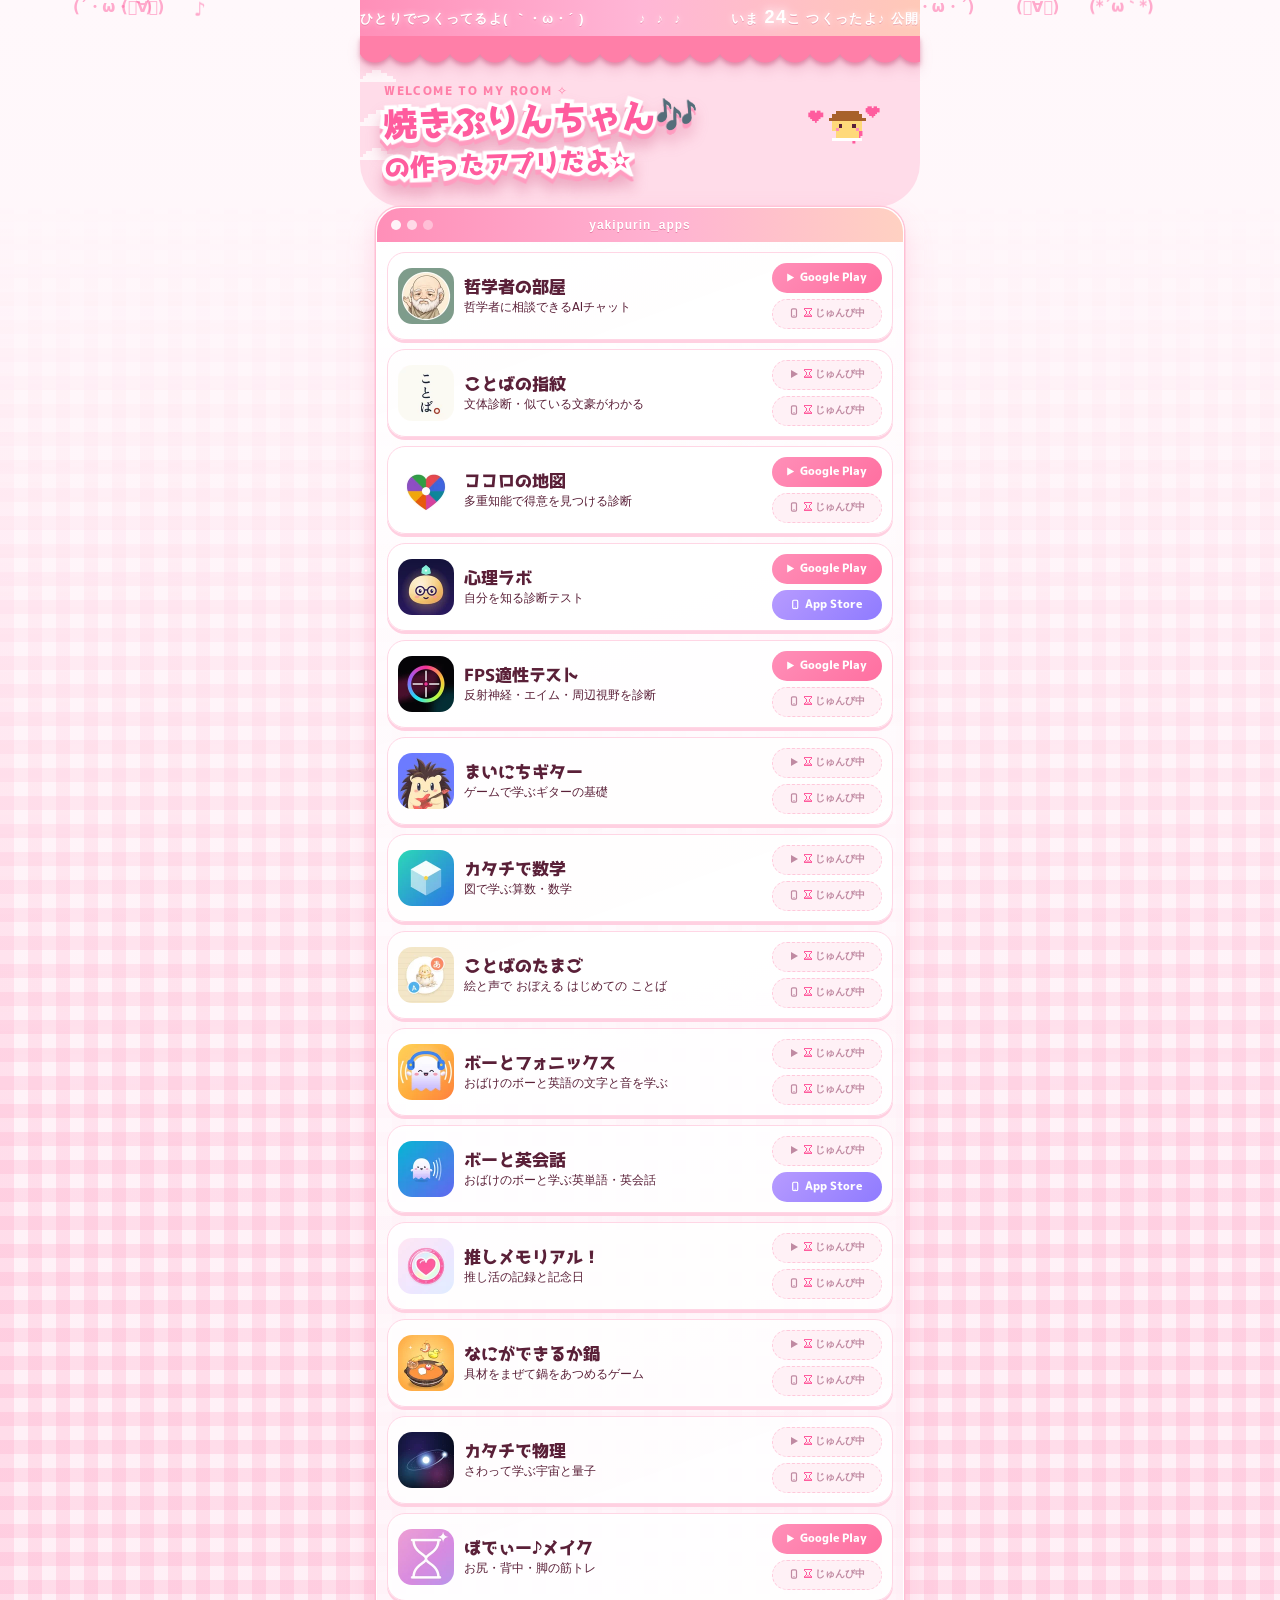
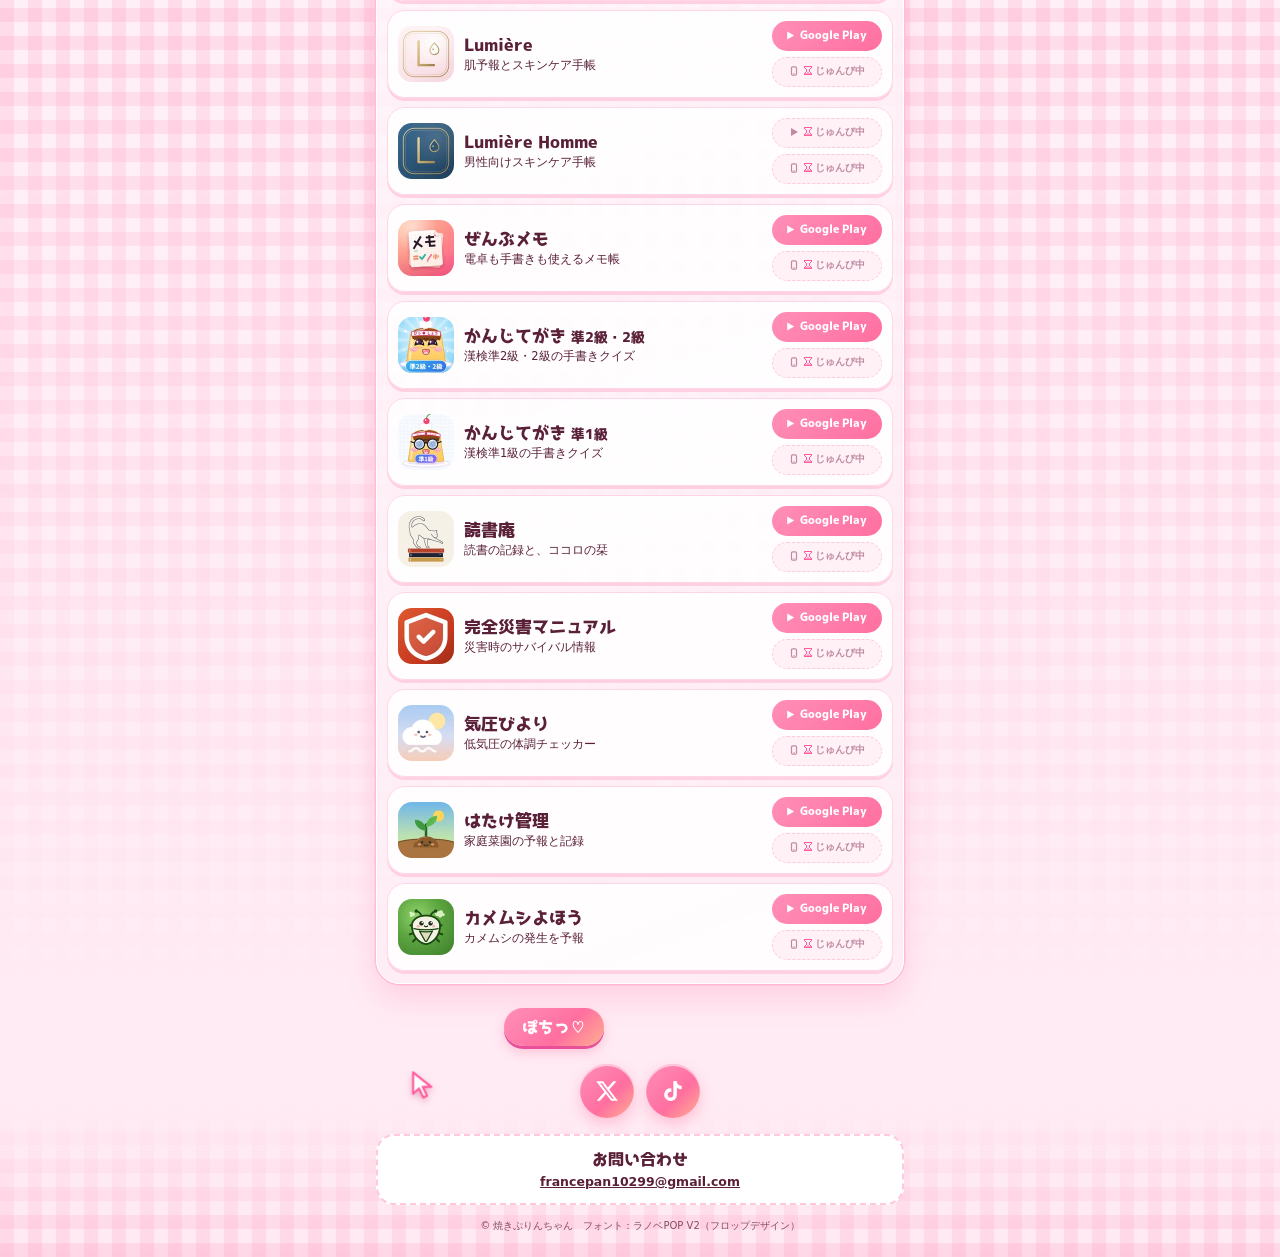
<file: index.html>
<!doctype html>
<html lang="ja">
<head>
<meta charset="utf-8">
<meta name="viewport" content="width=device-width,initial-scale=1,viewport-fit=cover">
<title>焼きぷりんちゃんの作ったアプリだよ</title>
<meta name="description" content="焼きぷりんちゃんの作ったアプリだよ。Android / iPhone。">
<link rel="icon" href="paw.png">
<link rel="preload" href="lanobepop-v2.woff" as="font" type="font/woff" crossorigin>
<style>
@font-face{font-family:"LanobePOP";src:url("lanobepop-v2.woff") format("woff");font-display:swap}
:root{--s1:#FFF8FB;--s2:#FFEAF3;--hb:#FFDCE9;--ac:#F0508E;--sauce:#FF7FA8;--tx:#5A2038;--line:#FFC9DB;--sh:#FFD0E1}
*{box-sizing:border-box}
html{-webkit-text-size-adjust:100%;overflow-x:hidden;overflow-x:clip}
html{background:#FFEAF3}
body{position:relative;overflow-x:hidden;overflow-x:clip;margin:0;min-height:100vh;font-family:"Hiragino Maru Gothic ProN","Hiragino Sans","Rounded Mplus 1c","Noto Sans JP",system-ui,sans-serif;color:var(--tx);background:linear-gradient(180deg,var(--s1),var(--s2));padding-bottom:max(24px,env(safe-area-inset-bottom,0px))}
.wrap{position:relative;z-index:1;max-width:560px;margin:0 auto;padding-left:max(16px,env(safe-area-inset-left,0px));padding-right:max(16px,env(safe-area-inset-right,0px))}
.hero{margin:0 calc(-1*max(16px,env(safe-area-inset-left,0px)));padding:46px 24px 24px;background:var(--hb);border-radius:0 0 44px 44px;position:relative;isolation:isolate}
.hero::before{content:"";position:absolute;left:0;right:0;top:0;height:30px;background:linear-gradient(var(--sauce),var(--sauce)) top/100% 9px no-repeat,radial-gradient(circle at 15px 9px,var(--sauce) 17px,transparent 18px) 0 0/30px 30px repeat-x;filter:drop-shadow(0 3px 2px rgba(190,50,100,.38)) drop-shadow(0 6px 6px rgba(190,50,100,.18))}
.by{font-family:"LanobePOP",sans-serif;font-size:12px;letter-spacing:.14em;margin:0;color:var(--sauce)}
h1{font-family:"LanobePOP",sans-serif;font-weight:400;margin:4px 0 0;font-size:clamp(25px,7.4vw,34px);line-height:1.25;position:relative;transform:rotate(-2deg);transform-origin:left center}
.ln{display:block;position:relative;white-space:nowrap}
.ln.l2{font-size:.74em;margin-top:6px}
.ln .o{position:absolute;left:0;top:0;font-style:normal;color:#fff;-webkit-text-stroke:8px #fff;filter:drop-shadow(0 5px 0 #FF9CC0) drop-shadow(0 9px 7px rgba(200,60,110,.3))}
.ln .g{position:relative;font-weight:400;color:#FF5C9E;padding-right:16px}
.ln .o{padding-right:16px;overflow:visible}
.wv{display:block;width:70%;height:10px;margin-top:10px;position:relative}
.nb{display:inline-block}
.lead{margin:0;font-size:14px;font-weight:700}
.mq{margin:0 calc(-1*max(16px,env(safe-area-inset-left,0px)));padding-top:env(safe-area-inset-top,0px);background:linear-gradient(90deg,#FF8FB8,#FFB6D6 50%,#FFC9B8);color:#fff;font:700 13px/34px "Hiragino Maru Gothic ProN","Rounded Mplus 1c","Noto Sans JP",sans-serif;letter-spacing:.1em;overflow:hidden;white-space:pre;text-shadow:0 0 6px rgba(255,255,255,.75),0 1px 0 rgba(200,60,110,.35);position:relative;z-index:2}
.mq .trk{display:inline-flex;animation:mq 45s linear infinite;will-change:transform}
.mq b{font-weight:700}
.mq .big{font-size:18px;text-shadow:0 0 8px #fff,0 0 14px #ffe3ee}
.mq .trk span{flex:none;padding-right:2em}
@keyframes mq{to{transform:translateX(-50%)}}
@media (prefers-reduced-motion:reduce){.mq .trk{animation:none}}
.tabs{display:flex;gap:8px;margin:16px 0 12px}
.tabs button{flex:1;padding:10px 0;border-radius:999px;font:400 15px "LanobePOP",sans-serif;background:#fff;border:2px solid var(--line);color:var(--tx);cursor:pointer}
.tabs button[aria-selected=true]{background:linear-gradient(135deg,#FF8FB8,#FF6FA0 55%,#FFB08F);border-color:transparent;color:#fff;text-shadow:0 1px 0 rgba(200,60,110,.35);box-shadow:0 6px 14px rgba(255,111,160,.35),inset 0 2px 0 rgba(255,255,255,.55)}
.tabs button:focus-visible,.go:focus-visible,.sns a:focus-visible{outline:3px solid #8A2E6A;outline-offset:2px}
.win{position:relative;margin:0;padding:44px 10px 12px;list-style:none;display:flex;flex-direction:column;gap:9px;border-radius:24px;background:linear-gradient(160deg,rgba(255,255,255,.92),rgba(255,236,245,.8));border:1.5px solid #fff;box-shadow:0 14px 30px rgba(255,111,160,.22),0 0 0 1.5px var(--line)}
.win::before{content:"";position:absolute;left:0;right:0;top:0;height:34px;border-radius:24px 24px 0 0;background:linear-gradient(90deg,#FF8FB8,#FFB3D2 55%,#FFD1C2)}
.win::after{content:"yakipurin_apps";position:absolute;left:0;right:0;top:0;text-align:center;color:#fff;font:700 12px/34px "Hiragino Maru Gothic ProN","Rounded Mplus 1c","Noto Sans JP",sans-serif;letter-spacing:.08em;text-shadow:0 1px 0 rgba(200,60,110,.4)}
.dots{position:absolute;left:14px;top:12px;display:flex;gap:6px;z-index:2}
.dots i{width:10px;height:10px;border-radius:50%;background:#fff;opacity:.9}.dots i:nth-child(2){opacity:.65}.dots i:nth-child(3){opacity:.4}
.app{display:flex;align-items:center;gap:12px;padding:10px 12px;background:rgba(255,255,255,.85);border:1.5px solid #FFD6E5;border-radius:18px;box-shadow:0 3px 0 var(--sh)}
.ic{width:56px;height:56px;border-radius:14px;flex:none;background:#FFE3EE center/cover no-repeat}
.i-bodymake{background-image:url([data-uri])}
.i-nabe{background-image:url([data-uri])}
.i-dokushoan{background-image:url([data-uri])}
.i-fpsreflex{background-image:url([data-uri])}
.i-hatake{background-image:url([data-uri])}
.i-katachi{background-image:url([data-uri])}.i-kotoba{background-image:url([data-uri])}.i-boeikaiwa{background-image:url([data-uri])}
.i-oshimemorial{background-image:url([data-uri])}.i-katachibutsuri{background-image:url([data-uri])}.i-kotobanotamago{background-image:url([data-uri])}.i-bophonics{background-image:url([data-uri])}
.i-kamemushi{background-image:url([data-uri])}
.i-kanji-jun1{background-image:url([data-uri])}
.i-kanji-jun2{background-image:url([data-uri])}
.i-kiatsu{background-image:url([data-uri])}
.i-kokoronochizu{background-image:url([data-uri])}
.i-lumiere{background-image:url([data-uri])}
.i-lumierehomme{background-image:url([data-uri])}
.i-saigai{background-image:url([data-uri])}
.i-shinrilab{background-image:url([data-uri])}
.i-tetsugaku{background-image:url([data-uri])}
.i-zenbumemo{background-image:url([data-uri])}

.tx{min-width:0;flex:1}
h3{word-break:keep-all;overflow-wrap:normal;font-family:"LanobePOP",sans-serif;font-weight:400;font-size:17px;line-height:1.35;margin:0}
.tx p{word-break:auto-phrase;line-break:strict;margin:0;font-size:11.5px;line-height:1.4;font-weight:500}
.new{font-family:"LanobePOP",sans-serif;font-style:normal;font-size:10px;padding:1px 8px;border-radius:999px;margin-left:6px;vertical-align:2px;background:var(--ac);color:#fff}
.go{margin-left:auto;flex:none;width:36px;height:36px;border-radius:50%;display:grid;place-items:center;font-size:12px;background:linear-gradient(135deg,#FF8FB8,#FF6FA0);color:#fff;text-decoration:none}
.go.soon{display:inline-flex;align-items:center;gap:5px;width:auto;height:auto;border-radius:999px;padding:5px 10px;background:#FFE3EE;color:#B0507A;font-size:10.5px;font-weight:700;white-space:nowrap}
.desk{position:relative;height:62px;margin-top:12px;display:flex;align-items:center;justify-content:center;gap:48px;clip-path:inset(-10px 0 -96px 0);overflow-x:clip}
.dbtn{padding:8px 18px;border-radius:999px;font-family:"LanobePOP",sans-serif;font-weight:400;font-size:16px;color:#fff;background:linear-gradient(135deg,#FF8FB8,#FF6FA0 60%,#FFB08F);box-shadow:0 3px 0 #E8509A,0 6px 12px rgba(255,111,160,.35);transition:transform .12s,box-shadow .12s}
.dbtn.dn{transform:translateY(3px);box-shadow:0 0 0 #E8509A,0 3px 8px rgba(255,111,160,.35)}
.dpop{padding:8px 14px;border-radius:12px;background:#fff;box-shadow:0 4px 12px rgba(200,60,110,.25),0 0 0 1.5px var(--line);font-family:"LanobePOP",sans-serif;font-size:16px;color:#FF5C9E;opacity:0;transform:scale(.7);transition:opacity .25s,transform .25s;white-space:nowrap}
.dpop.show{opacity:1;transform:scale(1)}
.cur{pointer-events:none;position:absolute;left:0;top:0;width:26px;height:30px;z-index:0;filter:drop-shadow(0 3px 3px rgba(200,60,110,.35));will-change:transform}
.rip{position:absolute;left:0;top:0;width:34px;height:34px;margin:-17px 0 0 -17px;border-radius:50%;border:2px solid #FF5C9E;opacity:0;z-index:0;pointer-events:none}
.hg{display:inline-block;width:14px;height:16px;line-height:0}
@media (max-width:380px){.go.soon{gap:3px;padding:4px 7px;font-size:10px;align-self:flex-end;margin-bottom:6px}.hg{width:10px;height:12px}.hg svg{width:10px;height:12px}}
.hg svg{display:block;shape-rendering:crispEdges}
.ld{margin-top:14px;position:relative;z-index:2}
.mono{font:700 11px ui-monospace,Menlo,Consolas,monospace;color:#FF5C9E;letter-spacing:.06em}
.bar{width:168px;height:14px;border:2px solid #FF5C9E;background:#fff;padding:2px;margin-top:4px;box-shadow:3px 3px 0 #FF9CC0}
.row{display:flex;align-items:flex-end;gap:10px}
.pct{font:700 13px ui-monospace,Menlo,Consolas,monospace;color:#FF5C9E;min-width:40px;margin-bottom:-1px}
#cl{position:absolute;inset:0;pointer-events:none;overflow:hidden;z-index:-1;border-radius:0 0 44px 44px}
.pxc{position:absolute;left:0;opacity:.75}
.pxp{font-size:clamp(25px,7.4vw,34px);position:absolute;left:87%;margin-left:-.54em;bottom:1.935em;z-index:2;pointer-events:none}
.bar{display:flex;gap:2px}
.bar i{display:block;flex:1;height:100%;background:#FF5C9E;visibility:hidden}
#pxh{position:absolute;inset:0;pointer-events:none;overflow:hidden;z-index:2}
.pxp svg{width:1.082em;height:.886em}
.pxheart{position:absolute;opacity:0}
#deco{position:absolute;left:0;top:0;right:0;bottom:0;overflow:hidden;pointer-events:none;z-index:0}
#deco .gb{position:absolute;left:0;right:0;background:repeating-linear-gradient(0deg,rgba(255,143,184,.24) 0 14px,transparent 14px 28px),repeating-linear-gradient(90deg,rgba(255,143,184,.24) 0 14px,transparent 14px 28px)}
#deco .it{position:absolute;top:0;left:0;will-change:transform}
#deco .it span{display:block;color:rgba(255,92,158,.5);font-weight:700;line-height:1;white-space:nowrap;animation:sw 5s ease-in-out infinite alternate}
@keyframes sw{from{transform:translateX(-9px) rotate(-6deg)}to{transform:translateX(9px) rotate(6deg)}}
@media (prefers-reduced-motion:reduce){#deco .it span{animation:none}}
.sns{display:flex;gap:12px;justify-content:center;margin-top:6px}
.sns a{position:relative;z-index:1;width:54px;height:54px;border-radius:50%;display:grid;place-items:center;background:linear-gradient(135deg,#FF8FB8,#FF6FA0 60%,#FFB08F);box-shadow:0 6px 14px rgba(255,111,160,.35),inset 0 2px 0 rgba(255,255,255,.55)}
.sns svg{width:24px;height:24px;fill:#fff}
.ct{margin-top:16px;text-align:center;padding:12px 14px;background:#fff;border:2px dashed var(--line);border-radius:18px}
.ct h2{font-family:"LanobePOP",sans-serif;font-weight:400;font-size:16px;margin:0 0 4px}
.ct p{margin:2px 0;font-size:12.5px;font-weight:700;overflow-wrap:anywhere}
.ct a{color:inherit}
.ft{font-size:10px;margin:14px 0 0;text-align:center;opacity:.75}
[hidden]{display:none!important}
/* コピー・長押し選択・画像の保存ドラッグをできなくする */
html,body,*{-webkit-user-select:none;user-select:none;-webkit-touch-callout:none;-webkit-user-drag:none}
img,a{-webkit-user-drag:none}
.app.vb{align-items:center}
.app.vb .sb{justify-content:center}
/* 文字と印の見た目の重心を、ボタンの上下左右のまんなかに合わせる（字体の余白のぶんを補正） */
.app.vb a.sb>*{transform:translate(-0.8px,-1.6px)}
.app.vb a.sb-a>*{transform:translate(-0.8px,-0.6px)}
.app.vb a.sb-i>*{transform:translate(-0.8px,-0.6px)}
.app.vb .sb.off>*{transform:translateY(-1px)}
.sbs{display:flex;flex-direction:column;gap:6px;flex:none;width:110px}
.app.vb{gap:10px;padding:10px}.app.vb .ic{width:clamp(44px,13vw,56px);height:clamp(44px,13vw,56px)}
.app.vb h3{font-size:clamp(13px,4.1vw,17px)}.app.vb h3 .nb{font-size:.8em}
/* せまい画面（幅380px未満・文字大きめ）は、ボタンを下に横並び */
@media (max-width:379px){.app.vb{flex-wrap:wrap}.app.vb .tx{flex:1 1 0}.app.vb .sbs{width:100%;flex-direction:row}.app.vb .sb{flex:1;min-width:0;justify-content:center;height:34px;padding:0 8px}.app.vb .sb>span,.app.vb .sb.off em{flex:none}}
.sb{display:flex;align-items:center;justify-content:flex-start;gap:5px;height:30px;padding:0 12px;border-radius:999px;font:400 11.5px "LanobePOP",sans-serif;text-decoration:none;white-space:nowrap}
.sb .si{width:10px;height:10px;flex:none}
.sb-a{background:linear-gradient(135deg,#FF8FB8,#FF6FA0);color:#fff}
.sb-i{background:linear-gradient(135deg,#B79BFF,#8F7BFF);color:#fff}
.sb.off{background:#FFF1F6;color:#C08AA2;border:1.5px dashed #FFC9DB;padding:0 8px}
.sb.off>span{display:none}.sb.off em{font-style:normal;font-size:10px;font-weight:700;display:flex;align-items:center;gap:3px;font-family:sans-serif}
.sb.off .hg{width:8px;height:9px}.sb.off .hg svg{width:8px;height:9px}
.i-mainichiguitar{background-image:url([data-uri])}
</style>
</head>
<body><div id="deco" aria-hidden="true"></div><div class="wrap">
<div class="mq" aria-hidden="true"><div class="trk"><span>ひとりでつくってるよ( ｀・ω・´ )           ♪  ♪  ♪          いま <b class="big cN">23</b>こ つくったよ♪ 公開中 <b class="big cP">14</b>こ ／ じゅんび中 <b class="big cS">9</b>こ          リクエスト募集中だよ✡          ひとりでつくってるよ( ｀・ω・´ )           ♪  ♪  ♪          いま <b class="big cN">23</b>こ つくったよ♪ 公開中 <b class="big cP">14</b>こ ／ じゅんび中 <b class="big cS">9</b>こ          リクエスト募集中だよ✡          </span><span>ひとりでつくってるよ( ｀・ω・´ )           ♪  ♪  ♪          いま <b class="big cN">23</b>こ つくったよ♪ 公開中 <b class="big cP">14</b>こ ／ じゅんび中 <b class="big cS">9</b>こ          リクエスト募集中だよ✡          ひとりでつくってるよ( ｀・ω・´ )           ♪  ♪  ♪          いま <b class="big cN">23</b>こ つくったよ♪ 公開中 <b class="big cP">14</b>こ ／ じゅんび中 <b class="big cS">9</b>こ          リクエスト募集中だよ✡          </span></div></div>
<header class="hero"><p class="by">WELCOME TO MY ROOM ✧</p><h1 aria-label="焼きぷりんちゃん🎶の作ったアプリだよ✫"><span class="ln"><i class="o" aria-hidden="true">焼きぷりんちゃん🎶</i><b class="g">焼きぷりんちゃん🎶</b></span><span class="ln l2"><i class="o" aria-hidden="true">の作ったアプリだよ✫</i><b class="g">の作ったアプリだよ✫</b></span></h1><div id="cl" aria-hidden="true"></div><div id="pxh" aria-hidden="true"></div></header>

<main>
<section id="p-all"><ul class="win"><div class="dots" aria-hidden="true"><i></i><i></i><i></i></div>
<li class="app vb"><span class="ic i-tetsugaku" aria-hidden="true"></span><div class="tx"><h3>哲学者の<wbr>部屋</h3><p>哲学者に相談できるAIチャット</p></div><div class="sbs"><a class="sb sb-a" href="https://play.google.com/store/apps/details?id=com.yakipurin.tetsugaku" aria-label="哲学者の部屋をGoogle Playで見る"><svg class="si" viewBox="0 0 10 10" aria-hidden="true"><path d="M2 1l7 4-7 4z" fill="currentColor"/></svg><span>Google Play</span></a><span class="sb sb-i off"><svg class="si" viewBox="0 0 10 10" aria-hidden="true"><rect x="2.5" y="0.8" width="5" height="8.4" rx="1.2" fill="none" stroke="currentColor" stroke-width="1.2"/><rect x="4.2" y="7.3" width="1.6" height="0.8" rx=".4" fill="currentColor"/></svg><span>App Store</span><em><i class="hg"><svg viewBox="0 0 5 6" aria-hidden="true"><path d="M0 0h5v1H4v1H3v2h1v1h1v1H0V5h1V4h1V2H1V1H0z" fill="currentColor"/></svg></i>じゅんび中</em></span></div></li><li class="app vb"><span class="ic i-kotoba" aria-hidden="true"></span><div class="tx"><h3>ことばの<wbr>指紋</h3><p>文体診断・似ている文豪がわかる</p></div><div class="sbs"><span class="sb sb-a off"><svg class="si" viewBox="0 0 10 10" aria-hidden="true"><path d="M2 1l7 4-7 4z" fill="currentColor"/></svg><span>Google Play</span><em><i class="hg"><svg viewBox="0 0 5 6" aria-hidden="true"><path d="M0 0h5v1H4v1H3v2h1v1h1v1H0V5h1V4h1V2H1V1H0z" fill="currentColor"/></svg></i>じゅんび中</em></span><span class="sb sb-i off"><svg class="si" viewBox="0 0 10 10" aria-hidden="true"><rect x="2.5" y="0.8" width="5" height="8.4" rx="1.2" fill="none" stroke="currentColor" stroke-width="1.2"/><rect x="4.2" y="7.3" width="1.6" height="0.8" rx=".4" fill="currentColor"/></svg><span>App Store</span><em><i class="hg"><svg viewBox="0 0 5 6" aria-hidden="true"><path d="M0 0h5v1H4v1H3v2h1v1h1v1H0V5h1V4h1V2H1V1H0z" fill="currentColor"/></svg></i>じゅんび中</em></span></div></li><li class="app vb"><span class="ic i-kokoronochizu" aria-hidden="true"></span><div class="tx"><h3>ココロの<wbr>地図</h3><p>多重知能で得意を見つける診断</p></div><div class="sbs"><a class="sb sb-a" href="https://play.google.com/store/apps/details?id=com.yakipurin.kokoronochizu" aria-label="ココロの地図をGoogle Playで見る"><svg class="si" viewBox="0 0 10 10" aria-hidden="true"><path d="M2 1l7 4-7 4z" fill="currentColor"/></svg><span>Google Play</span></a><span class="sb sb-i off"><svg class="si" viewBox="0 0 10 10" aria-hidden="true"><rect x="2.5" y="0.8" width="5" height="8.4" rx="1.2" fill="none" stroke="currentColor" stroke-width="1.2"/><rect x="4.2" y="7.3" width="1.6" height="0.8" rx=".4" fill="currentColor"/></svg><span>App Store</span><em><i class="hg"><svg viewBox="0 0 5 6" aria-hidden="true"><path d="M0 0h5v1H4v1H3v2h1v1h1v1H0V5h1V4h1V2H1V1H0z" fill="currentColor"/></svg></i>じゅんび中</em></span></div></li><li class="app vb"><span class="ic i-shinrilab" aria-hidden="true"></span><div class="tx"><h3>心理ラボ</h3><p>自分を知る診断テスト</p></div><div class="sbs"><a class="sb sb-a" href="https://play.google.com/store/apps/details?id=com.yakipurin.shinrilab" aria-label="心理ラボをGoogle Playで見る"><svg class="si" viewBox="0 0 10 10" aria-hidden="true"><path d="M2 1l7 4-7 4z" fill="currentColor"/></svg><span>Google Play</span></a><a class="sb sb-i" href="https://apps.apple.com/jp/app/id6830162696" aria-label="心理ラボをApp Storeで見る"><svg class="si" viewBox="0 0 10 10" aria-hidden="true"><rect x="2.5" y="0.8" width="5" height="8.4" rx="1.2" fill="none" stroke="currentColor" stroke-width="1.2"/><rect x="4.2" y="7.3" width="1.6" height="0.8" rx=".4" fill="currentColor"/></svg><span>App Store</span></a></div></li><li class="app vb"><span class="ic i-fpsreflex" aria-hidden="true"></span><div class="tx"><h3>FPS<wbr>適性テスト</h3><p>反射神経・エイム・周辺視野を診断</p></div><div class="sbs"><a class="sb sb-a" href="https://play.google.com/store/apps/details?id=com.yakipurin.fpsreflex" aria-label="FPS適性テストをGoogle Playで見る"><svg class="si" viewBox="0 0 10 10" aria-hidden="true"><path d="M2 1l7 4-7 4z" fill="currentColor"/></svg><span>Google Play</span></a><span class="sb sb-i off"><svg class="si" viewBox="0 0 10 10" aria-hidden="true"><rect x="2.5" y="0.8" width="5" height="8.4" rx="1.2" fill="none" stroke="currentColor" stroke-width="1.2"/><rect x="4.2" y="7.3" width="1.6" height="0.8" rx=".4" fill="currentColor"/></svg><span>App Store</span><em><i class="hg"><svg viewBox="0 0 5 6" aria-hidden="true"><path d="M0 0h5v1H4v1H3v2h1v1h1v1H0V5h1V4h1V2H1V1H0z" fill="currentColor"/></svg></i>じゅんび中</em></span></div></li><li class="app vb"><span class="ic i-mainichiguitar" aria-hidden="true"></span><div class="tx"><h3>まいにち<wbr>ギター</h3><p>ゲームで学ぶギターの基礎</p></div><div class="sbs"><span class="sb sb-a off"><svg class="si" viewBox="0 0 10 10" aria-hidden="true"><path d="M2 1l7 4-7 4z" fill="currentColor"/></svg><span>Google Play</span><em><i class="hg"><svg viewBox="0 0 5 6" aria-hidden="true"><path d="M0 0h5v1H4v1H3v2h1v1h1v1H0V5h1V4h1V2H1V1H0z" fill="currentColor"/></svg></i>じゅんび中</em></span><span class="sb sb-i off"><svg class="si" viewBox="0 0 10 10" aria-hidden="true"><rect x="2.5" y="0.8" width="5" height="8.4" rx="1.2" fill="none" stroke="currentColor" stroke-width="1.2"/><rect x="4.2" y="7.3" width="1.6" height="0.8" rx=".4" fill="currentColor"/></svg><span>App Store</span><em><i class="hg"><svg viewBox="0 0 5 6" aria-hidden="true"><path d="M0 0h5v1H4v1H3v2h1v1h1v1H0V5h1V4h1V2H1V1H0z" fill="currentColor"/></svg></i>じゅんび中</em></span></div></li><li class="app vb"><span class="ic i-katachi" aria-hidden="true"></span><div class="tx"><h3>カタチで<wbr>数学</h3><p>図で学ぶ算数・数学</p></div><div class="sbs"><span class="sb sb-a off"><svg class="si" viewBox="0 0 10 10" aria-hidden="true"><path d="M2 1l7 4-7 4z" fill="currentColor"/></svg><span>Google Play</span><em><i class="hg"><svg viewBox="0 0 5 6" aria-hidden="true"><path d="M0 0h5v1H4v1H3v2h1v1h1v1H0V5h1V4h1V2H1V1H0z" fill="currentColor"/></svg></i>じゅんび中</em></span><span class="sb sb-i off"><svg class="si" viewBox="0 0 10 10" aria-hidden="true"><rect x="2.5" y="0.8" width="5" height="8.4" rx="1.2" fill="none" stroke="currentColor" stroke-width="1.2"/><rect x="4.2" y="7.3" width="1.6" height="0.8" rx=".4" fill="currentColor"/></svg><span>App Store</span><em><i class="hg"><svg viewBox="0 0 5 6" aria-hidden="true"><path d="M0 0h5v1H4v1H3v2h1v1h1v1H0V5h1V4h1V2H1V1H0z" fill="currentColor"/></svg></i>じゅんび中</em></span></div></li><li class="app vb"><span class="ic i-kotobanotamago" aria-hidden="true"></span><div class="tx"><h3>ことばの<wbr>たまご</h3><p>絵と声で おぼえる はじめての ことば</p></div><div class="sbs"><span class="sb sb-a off"><svg class="si" viewBox="0 0 10 10" aria-hidden="true"><path d="M2 1l7 4-7 4z" fill="currentColor"/></svg><span>Google Play</span><em><i class="hg"><svg viewBox="0 0 5 6" aria-hidden="true"><path d="M0 0h5v1H4v1H3v2h1v1h1v1H0V5h1V4h1V2H1V1H0z" fill="currentColor"/></svg></i>じゅんび中</em></span><span class="sb sb-i off"><svg class="si" viewBox="0 0 10 10" aria-hidden="true"><rect x="2.5" y="0.8" width="5" height="8.4" rx="1.2" fill="none" stroke="currentColor" stroke-width="1.2"/><rect x="4.2" y="7.3" width="1.6" height="0.8" rx=".4" fill="currentColor"/></svg><span>App Store</span><em><i class="hg"><svg viewBox="0 0 5 6" aria-hidden="true"><path d="M0 0h5v1H4v1H3v2h1v1h1v1H0V5h1V4h1V2H1V1H0z" fill="currentColor"/></svg></i>じゅんび中</em></span></div></li><li class="app vb"><span class="ic i-bophonics" aria-hidden="true"></span><div class="tx"><h3>ボーと<wbr>フォニックス</h3><p>おばけのボーと英語の文字と音を学ぶ</p></div><div class="sbs"><span class="sb sb-a off"><svg class="si" viewBox="0 0 10 10" aria-hidden="true"><path d="M2 1l7 4-7 4z" fill="currentColor"/></svg><span>Google Play</span><em><i class="hg"><svg viewBox="0 0 5 6" aria-hidden="true"><path d="M0 0h5v1H4v1H3v2h1v1h1v1H0V5h1V4h1V2H1V1H0z" fill="currentColor"/></svg></i>じゅんび中</em></span><span class="sb sb-i off"><svg class="si" viewBox="0 0 10 10" aria-hidden="true"><rect x="2.5" y="0.8" width="5" height="8.4" rx="1.2" fill="none" stroke="currentColor" stroke-width="1.2"/><rect x="4.2" y="7.3" width="1.6" height="0.8" rx=".4" fill="currentColor"/></svg><span>App Store</span><em><i class="hg"><svg viewBox="0 0 5 6" aria-hidden="true"><path d="M0 0h5v1H4v1H3v2h1v1h1v1H0V5h1V4h1V2H1V1H0z" fill="currentColor"/></svg></i>じゅんび中</em></span></div></li><li class="app vb"><span class="ic i-boeikaiwa" aria-hidden="true"></span><div class="tx"><h3>ボーと<wbr>英会話</h3><p>おばけのボーと学ぶ英単語・英会話</p></div><div class="sbs"><span class="sb sb-a off"><svg class="si" viewBox="0 0 10 10" aria-hidden="true"><path d="M2 1l7 4-7 4z" fill="currentColor"/></svg><span>Google Play</span><em><i class="hg"><svg viewBox="0 0 5 6" aria-hidden="true"><path d="M0 0h5v1H4v1H3v2h1v1h1v1H0V5h1V4h1V2H1V1H0z" fill="currentColor"/></svg></i>じゅんび中</em></span><a class="sb sb-i" href="https://apps.apple.com/jp/app/id6834402698" aria-label="ボーと英会話をApp Storeで見る"><svg class="si" viewBox="0 0 10 10" aria-hidden="true"><rect x="2.5" y="0.8" width="5" height="8.4" rx="1.2" fill="none" stroke="currentColor" stroke-width="1.2"/><rect x="4.2" y="7.3" width="1.6" height="0.8" rx=".4" fill="currentColor"/></svg><span>App Store</span></a></div></li><li class="app vb"><span class="ic i-oshimemorial" aria-hidden="true"></span><div class="tx"><h3>推し<wbr>メモリアル！</h3><p>推し活の記録と記念日</p></div><div class="sbs"><span class="sb sb-a off"><svg class="si" viewBox="0 0 10 10" aria-hidden="true"><path d="M2 1l7 4-7 4z" fill="currentColor"/></svg><span>Google Play</span><em><i class="hg"><svg viewBox="0 0 5 6" aria-hidden="true"><path d="M0 0h5v1H4v1H3v2h1v1h1v1H0V5h1V4h1V2H1V1H0z" fill="currentColor"/></svg></i>じゅんび中</em></span><span class="sb sb-i off"><svg class="si" viewBox="0 0 10 10" aria-hidden="true"><rect x="2.5" y="0.8" width="5" height="8.4" rx="1.2" fill="none" stroke="currentColor" stroke-width="1.2"/><rect x="4.2" y="7.3" width="1.6" height="0.8" rx=".4" fill="currentColor"/></svg><span>App Store</span><em><i class="hg"><svg viewBox="0 0 5 6" aria-hidden="true"><path d="M0 0h5v1H4v1H3v2h1v1h1v1H0V5h1V4h1V2H1V1H0z" fill="currentColor"/></svg></i>じゅんび中</em></span></div></li><li class="app vb"><span class="ic i-nabe" aria-hidden="true"></span><div class="tx"><h3>なにが<wbr>できるか<wbr>鍋</h3><p>具材をまぜて鍋をあつめるゲーム</p></div><div class="sbs"><span class="sb sb-a off"><svg class="si" viewBox="0 0 10 10" aria-hidden="true"><path d="M2 1l7 4-7 4z" fill="currentColor"/></svg><span>Google Play</span><em><i class="hg"><svg viewBox="0 0 5 6" aria-hidden="true"><path d="M0 0h5v1H4v1H3v2h1v1h1v1H0V5h1V4h1V2H1V1H0z" fill="currentColor"/></svg></i>じゅんび中</em></span><span class="sb sb-i off"><svg class="si" viewBox="0 0 10 10" aria-hidden="true"><rect x="2.5" y="0.8" width="5" height="8.4" rx="1.2" fill="none" stroke="currentColor" stroke-width="1.2"/><rect x="4.2" y="7.3" width="1.6" height="0.8" rx=".4" fill="currentColor"/></svg><span>App Store</span><em><i class="hg"><svg viewBox="0 0 5 6" aria-hidden="true"><path d="M0 0h5v1H4v1H3v2h1v1h1v1H0V5h1V4h1V2H1V1H0z" fill="currentColor"/></svg></i>じゅんび中</em></span></div></li><li class="app vb"><span class="ic i-katachibutsuri" aria-hidden="true"></span><div class="tx"><h3>カタチで<wbr>物理</h3><p>さわって学ぶ宇宙と量子</p></div><div class="sbs"><span class="sb sb-a off"><svg class="si" viewBox="0 0 10 10" aria-hidden="true"><path d="M2 1l7 4-7 4z" fill="currentColor"/></svg><span>Google Play</span><em><i class="hg"><svg viewBox="0 0 5 6" aria-hidden="true"><path d="M0 0h5v1H4v1H3v2h1v1h1v1H0V5h1V4h1V2H1V1H0z" fill="currentColor"/></svg></i>じゅんび中</em></span><span class="sb sb-i off"><svg class="si" viewBox="0 0 10 10" aria-hidden="true"><rect x="2.5" y="0.8" width="5" height="8.4" rx="1.2" fill="none" stroke="currentColor" stroke-width="1.2"/><rect x="4.2" y="7.3" width="1.6" height="0.8" rx=".4" fill="currentColor"/></svg><span>App Store</span><em><i class="hg"><svg viewBox="0 0 5 6" aria-hidden="true"><path d="M0 0h5v1H4v1H3v2h1v1h1v1H0V5h1V4h1V2H1V1H0z" fill="currentColor"/></svg></i>じゅんび中</em></span></div></li><li class="app vb"><span class="ic i-bodymake" aria-hidden="true"></span><div class="tx"><h3>ぼでぃー♪<wbr>メイク</h3><p>お尻・背中・脚の筋トレ</p></div><div class="sbs"><a class="sb sb-a" href="https://play.google.com/store/apps/details?id=com.yakipurin.bodymake" aria-label="ぼでぃー♪メイクをGoogle Playで見る"><svg class="si" viewBox="0 0 10 10" aria-hidden="true"><path d="M2 1l7 4-7 4z" fill="currentColor"/></svg><span>Google Play</span></a><span class="sb sb-i off"><svg class="si" viewBox="0 0 10 10" aria-hidden="true"><rect x="2.5" y="0.8" width="5" height="8.4" rx="1.2" fill="none" stroke="currentColor" stroke-width="1.2"/><rect x="4.2" y="7.3" width="1.6" height="0.8" rx=".4" fill="currentColor"/></svg><span>App Store</span><em><i class="hg"><svg viewBox="0 0 5 6" aria-hidden="true"><path d="M0 0h5v1H4v1H3v2h1v1h1v1H0V5h1V4h1V2H1V1H0z" fill="currentColor"/></svg></i>じゅんび中</em></span></div></li><li class="app vb"><span class="ic i-lumiere" aria-hidden="true"></span><div class="tx"><h3>Lumière</h3><p>肌予報とスキンケア手帳</p></div><div class="sbs"><a class="sb sb-a" href="https://play.google.com/store/apps/details?id=com.yakipurin.lumiere" aria-label="LumièreをGoogle Playで見る"><svg class="si" viewBox="0 0 10 10" aria-hidden="true"><path d="M2 1l7 4-7 4z" fill="currentColor"/></svg><span>Google Play</span></a><span class="sb sb-i off"><svg class="si" viewBox="0 0 10 10" aria-hidden="true"><rect x="2.5" y="0.8" width="5" height="8.4" rx="1.2" fill="none" stroke="currentColor" stroke-width="1.2"/><rect x="4.2" y="7.3" width="1.6" height="0.8" rx=".4" fill="currentColor"/></svg><span>App Store</span><em><i class="hg"><svg viewBox="0 0 5 6" aria-hidden="true"><path d="M0 0h5v1H4v1H3v2h1v1h1v1H0V5h1V4h1V2H1V1H0z" fill="currentColor"/></svg></i>じゅんび中</em></span></div></li><li class="app vb"><span class="ic i-lumierehomme" aria-hidden="true"></span><div class="tx"><h3>Lumière Homme</h3><p>男性向けスキンケア手帳</p></div><div class="sbs"><span class="sb sb-a off"><svg class="si" viewBox="0 0 10 10" aria-hidden="true"><path d="M2 1l7 4-7 4z" fill="currentColor"/></svg><span>Google Play</span><em><i class="hg"><svg viewBox="0 0 5 6" aria-hidden="true"><path d="M0 0h5v1H4v1H3v2h1v1h1v1H0V5h1V4h1V2H1V1H0z" fill="currentColor"/></svg></i>じゅんび中</em></span><span class="sb sb-i off"><svg class="si" viewBox="0 0 10 10" aria-hidden="true"><rect x="2.5" y="0.8" width="5" height="8.4" rx="1.2" fill="none" stroke="currentColor" stroke-width="1.2"/><rect x="4.2" y="7.3" width="1.6" height="0.8" rx=".4" fill="currentColor"/></svg><span>App Store</span><em><i class="hg"><svg viewBox="0 0 5 6" aria-hidden="true"><path d="M0 0h5v1H4v1H3v2h1v1h1v1H0V5h1V4h1V2H1V1H0z" fill="currentColor"/></svg></i>じゅんび中</em></span></div></li><li class="app vb"><span class="ic i-zenbumemo" aria-hidden="true"></span><div class="tx"><h3>ぜんぶ<wbr>メモ</h3><p>電卓も手書きも使えるメモ帳</p></div><div class="sbs"><a class="sb sb-a" href="https://play.google.com/store/apps/details?id=com.yakipurin.zenbumemo" aria-label="ぜんぶメモをGoogle Playで見る"><svg class="si" viewBox="0 0 10 10" aria-hidden="true"><path d="M2 1l7 4-7 4z" fill="currentColor"/></svg><span>Google Play</span></a><span class="sb sb-i off"><svg class="si" viewBox="0 0 10 10" aria-hidden="true"><rect x="2.5" y="0.8" width="5" height="8.4" rx="1.2" fill="none" stroke="currentColor" stroke-width="1.2"/><rect x="4.2" y="7.3" width="1.6" height="0.8" rx=".4" fill="currentColor"/></svg><span>App Store</span><em><i class="hg"><svg viewBox="0 0 5 6" aria-hidden="true"><path d="M0 0h5v1H4v1H3v2h1v1h1v1H0V5h1V4h1V2H1V1H0z" fill="currentColor"/></svg></i>じゅんび中</em></span></div></li><li class="app vb"><span class="ic i-kanji-jun2" aria-hidden="true"></span><div class="tx"><h3>かんじてがき <span class=nb>準2級・2級</span></h3><p>漢検準2級・2級の手書きクイズ</p></div><div class="sbs"><a class="sb sb-a" href="https://play.google.com/store/apps/details?id=jp.kanjitegaki.jun2" aria-label="かんじてがき 準2級・2級をGoogle Playで見る"><svg class="si" viewBox="0 0 10 10" aria-hidden="true"><path d="M2 1l7 4-7 4z" fill="currentColor"/></svg><span>Google Play</span></a><span class="sb sb-i off"><svg class="si" viewBox="0 0 10 10" aria-hidden="true"><rect x="2.5" y="0.8" width="5" height="8.4" rx="1.2" fill="none" stroke="currentColor" stroke-width="1.2"/><rect x="4.2" y="7.3" width="1.6" height="0.8" rx=".4" fill="currentColor"/></svg><span>App Store</span><em><i class="hg"><svg viewBox="0 0 5 6" aria-hidden="true"><path d="M0 0h5v1H4v1H3v2h1v1h1v1H0V5h1V4h1V2H1V1H0z" fill="currentColor"/></svg></i>じゅんび中</em></span></div></li><li class="app vb"><span class="ic i-kanji-jun1" aria-hidden="true"></span><div class="tx"><h3>かんじてがき <span class=nb>準1級</span></h3><p>漢検準1級の手書きクイズ</p></div><div class="sbs"><a class="sb sb-a" href="https://play.google.com/store/apps/details?id=jp.kanjitegaki.jun1" aria-label="かんじてがき 準1級をGoogle Playで見る"><svg class="si" viewBox="0 0 10 10" aria-hidden="true"><path d="M2 1l7 4-7 4z" fill="currentColor"/></svg><span>Google Play</span></a><span class="sb sb-i off"><svg class="si" viewBox="0 0 10 10" aria-hidden="true"><rect x="2.5" y="0.8" width="5" height="8.4" rx="1.2" fill="none" stroke="currentColor" stroke-width="1.2"/><rect x="4.2" y="7.3" width="1.6" height="0.8" rx=".4" fill="currentColor"/></svg><span>App Store</span><em><i class="hg"><svg viewBox="0 0 5 6" aria-hidden="true"><path d="M0 0h5v1H4v1H3v2h1v1h1v1H0V5h1V4h1V2H1V1H0z" fill="currentColor"/></svg></i>じゅんび中</em></span></div></li><li class="app vb"><span class="ic i-dokushoan" aria-hidden="true"></span><div class="tx"><h3>読書庵</h3><p>読書の記録と、ココロの栞</p></div><div class="sbs"><a class="sb sb-a" href="https://play.google.com/store/apps/details?id=com.yakipurin.dokushoan" aria-label="読書庵をGoogle Playで見る"><svg class="si" viewBox="0 0 10 10" aria-hidden="true"><path d="M2 1l7 4-7 4z" fill="currentColor"/></svg><span>Google Play</span></a><span class="sb sb-i off"><svg class="si" viewBox="0 0 10 10" aria-hidden="true"><rect x="2.5" y="0.8" width="5" height="8.4" rx="1.2" fill="none" stroke="currentColor" stroke-width="1.2"/><rect x="4.2" y="7.3" width="1.6" height="0.8" rx=".4" fill="currentColor"/></svg><span>App Store</span><em><i class="hg"><svg viewBox="0 0 5 6" aria-hidden="true"><path d="M0 0h5v1H4v1H3v2h1v1h1v1H0V5h1V4h1V2H1V1H0z" fill="currentColor"/></svg></i>じゅんび中</em></span></div></li><li class="app vb"><span class="ic i-saigai" aria-hidden="true"></span><div class="tx"><h3>完全災害<wbr>マニュアル</h3><p>災害時のサバイバル情報</p></div><div class="sbs"><a class="sb sb-a" href="https://play.google.com/store/apps/details?id=com.yakipurin.saigai" aria-label="完全災害マニュアルをGoogle Playで見る"><svg class="si" viewBox="0 0 10 10" aria-hidden="true"><path d="M2 1l7 4-7 4z" fill="currentColor"/></svg><span>Google Play</span></a><span class="sb sb-i off"><svg class="si" viewBox="0 0 10 10" aria-hidden="true"><rect x="2.5" y="0.8" width="5" height="8.4" rx="1.2" fill="none" stroke="currentColor" stroke-width="1.2"/><rect x="4.2" y="7.3" width="1.6" height="0.8" rx=".4" fill="currentColor"/></svg><span>App Store</span><em><i class="hg"><svg viewBox="0 0 5 6" aria-hidden="true"><path d="M0 0h5v1H4v1H3v2h1v1h1v1H0V5h1V4h1V2H1V1H0z" fill="currentColor"/></svg></i>じゅんび中</em></span></div></li><li class="app vb"><span class="ic i-kiatsu" aria-hidden="true"></span><div class="tx"><h3>気圧<wbr>びより</h3><p>低気圧の体調チェッカー</p></div><div class="sbs"><a class="sb sb-a" href="https://play.google.com/store/apps/details?id=com.yakipurin.kiatsu" aria-label="気圧びよりをGoogle Playで見る"><svg class="si" viewBox="0 0 10 10" aria-hidden="true"><path d="M2 1l7 4-7 4z" fill="currentColor"/></svg><span>Google Play</span></a><span class="sb sb-i off"><svg class="si" viewBox="0 0 10 10" aria-hidden="true"><rect x="2.5" y="0.8" width="5" height="8.4" rx="1.2" fill="none" stroke="currentColor" stroke-width="1.2"/><rect x="4.2" y="7.3" width="1.6" height="0.8" rx=".4" fill="currentColor"/></svg><span>App Store</span><em><i class="hg"><svg viewBox="0 0 5 6" aria-hidden="true"><path d="M0 0h5v1H4v1H3v2h1v1h1v1H0V5h1V4h1V2H1V1H0z" fill="currentColor"/></svg></i>じゅんび中</em></span></div></li><li class="app vb"><span class="ic i-hatake" aria-hidden="true"></span><div class="tx"><h3>はたけ<wbr>管理</h3><p>家庭菜園の予報と記録</p></div><div class="sbs"><a class="sb sb-a" href="https://play.google.com/store/apps/details?id=com.yakipurin.hatake" aria-label="はたけ管理をGoogle Playで見る"><svg class="si" viewBox="0 0 10 10" aria-hidden="true"><path d="M2 1l7 4-7 4z" fill="currentColor"/></svg><span>Google Play</span></a><span class="sb sb-i off"><svg class="si" viewBox="0 0 10 10" aria-hidden="true"><rect x="2.5" y="0.8" width="5" height="8.4" rx="1.2" fill="none" stroke="currentColor" stroke-width="1.2"/><rect x="4.2" y="7.3" width="1.6" height="0.8" rx=".4" fill="currentColor"/></svg><span>App Store</span><em><i class="hg"><svg viewBox="0 0 5 6" aria-hidden="true"><path d="M0 0h5v1H4v1H3v2h1v1h1v1H0V5h1V4h1V2H1V1H0z" fill="currentColor"/></svg></i>じゅんび中</em></span></div></li><li class="app vb"><span class="ic i-kamemushi" aria-hidden="true"></span><div class="tx"><h3>カメムシ<wbr>よほう</h3><p>カメムシの発生を予報</p></div><div class="sbs"><a class="sb sb-a" href="https://play.google.com/store/apps/details?id=com.yakipurin.kamemushi" aria-label="カメムシよほうをGoogle Playで見る"><svg class="si" viewBox="0 0 10 10" aria-hidden="true"><path d="M2 1l7 4-7 4z" fill="currentColor"/></svg><span>Google Play</span></a><span class="sb sb-i off"><svg class="si" viewBox="0 0 10 10" aria-hidden="true"><rect x="2.5" y="0.8" width="5" height="8.4" rx="1.2" fill="none" stroke="currentColor" stroke-width="1.2"/><rect x="4.2" y="7.3" width="1.6" height="0.8" rx=".4" fill="currentColor"/></svg><span>App Store</span><em><i class="hg"><svg viewBox="0 0 5 6" aria-hidden="true"><path d="M0 0h5v1H4v1H3v2h1v1h1v1H0V5h1V4h1V2H1V1H0z" fill="currentColor"/></svg></i>じゅんび中</em></span></div></li>
</ul></section>
</main>
<div class="desk" id="desk" aria-hidden="true"><b class="dbtn">ぽちっ♡</b><span class="dpop">ありがとう♡</span><svg class="cur" viewBox="0 0 24 28"><path d="M3 2v20l5.5-5 4 8.5 3.5-1.7-4-8.3H20z" fill="#fff" stroke="#FF5C9E" stroke-width="2" stroke-linejoin="round"/></svg><i class="rip"></i></div>
<nav class="sns" aria-label="SNS"><a href="https://x.com/TheSmallPrint6" aria-label="X" rel="noopener"><svg viewBox="0 0 24 24" aria-hidden="true"><path d="M18.244 2.25h3.308l-7.227 8.26 8.502 11.24H16.17l-5.214-6.817L4.99 21.75H1.68l7.73-8.835L1.254 2.25H8.08l4.713 6.231zm-1.161 17.52h1.833L7.084 4.126H5.117z"/></svg></a><a href="https://www.tiktok.com/@thesmallprint6" aria-label="TikTok" rel="noopener"><svg viewBox="0 0 24 24" aria-hidden="true"><path d="M19.59 6.69a4.83 4.83 0 0 1-3.77-4.25V2h-3.45v13.67a2.89 2.89 0 0 1-5.2 1.74 2.89 2.89 0 0 1 2.31-4.64 2.93 2.93 0 0 1 .88.13V9.4a6.84 6.84 0 0 0-1-.05A6.33 6.33 0 0 0 5 20.1a6.34 6.34 0 0 0 10.86-4.43v-7a8.16 8.16 0 0 0 4.77 1.52v-3.4a4.85 4.85 0 0 1-1.04-.1z"/></svg></a></nav>
<section class="ct"><h2>お問い合わせ</h2><p><a href="mailto:francepan10299@gmail.com">francepan10299@gmail.com</a></p></section>
<p class="ft">© 焼きぷりんちゃん　フォント：ラノベPOP V2（フロップデザイン）</p>
</div>
<script>
(function(){

var ua=navigator.userAgent||'',h=(location.hash||'').slice(1);
(function(){var a=document.querySelectorAll('#p-all li.app'),n=a.length;if(!n)return;var p=[].filter.call(a,function(l){return l.querySelector('a.sb')}).length;document.querySelectorAll('.mq .cN').forEach(function(e){e.textContent=n});document.querySelectorAll('.mq .cP').forEach(function(e){e.textContent=p});document.querySelectorAll('.mq .cS').forEach(function(e){e.textContent=n-p})})();
(function(){var b=document.getElementById('bar');if(!b)return;var pc=document.getElementById('pct'),N=16,bl=[],rm=window.matchMedia&&matchMedia('(prefers-reduced-motion:reduce)').matches;for(var i=0;i<N;i++){var e=document.createElement('i');b.appendChild(e);bl.push(e)}
function r(a,c){return a+Math.random()*(c-a)}
if(rm){for(var j=0;j<11;j++)bl[j].style.visibility='visible';if(pc)pc.textContent='69%';return}
function run(){bl.forEach(function(e){e.style.visibility='hidden'});if(pc)pc.textContent='0%';var k=0,sp=r(.7,1.5);(function nx(){if(k>=N){setTimeout(run,r(1400,2200));return}bl[k++].style.visibility='visible';if(pc)pc.textContent=Math.round(k/N*100)+'%';var d=r(60,320)*sp;if(Math.random()<.18)d+=r(250,700);setTimeout(nx,d)})()}
setTimeout(run,300)})();
(function(){var h=document.getElementById('pxh');if(!h)return;var hero=h.parentNode,pe=null,NS='http://www.w3.org/2000/svg',G=['.XX.XX.','XXXXXXX','XXXXXXX','.XXXXX.','..XXX..','...X...'],rm=window.matchMedia&&matchMedia('(prefers-reduced-motion:reduce)').matches,hs=[];
function mk(){var s=document.createElementNS(NS,'svg'),u=2;s.setAttribute('width',7*u);s.setAttribute('height',6*u);s.setAttribute('viewBox','0 0 7 6');s.setAttribute('shape-rendering','crispEdges');s.style.cssText='display:block;position:absolute;left:0;top:0;will-change:transform;opacity:0';for(var y=0;y<6;y++)for(var x=0;x<7;x++)if(G[y][x]==='X'){var q=document.createElementNS(NS,'rect');q.setAttribute('x',x);q.setAttribute('y',y);q.setAttribute('width',1);q.setAttribute('height',1);q.setAttribute('fill','#FF5C9E');s.appendChild(q)}return s}
for(var i=0;i<3;i++){var e=mk();h.appendChild(e);hs.push(e)}
function pos(n){pe=pe||hero.querySelector('.pxp');if(!pe)return;var a=hero.getBoundingClientRect(),b=pe.getBoundingClientRect(),k=b.width/33,cx=b.left-a.left+b.width/2-7*k,cy=b.top-a.top+b.height/2-6*k;hs.forEach(function(e,i){var t=n/1600+i*2.0944,x=Math.cos(t)*30*k,y=(Math.sin(t)*13-4)*k;e.style.width=(14*k)+'px';e.style.height=(12*k)+'px';e.style.opacity=1;e.style.transform='translate('+(cx+x)+'px,'+(cy+y)+'px) scale('+(.8+.4*(Math.sin(t)+1)/2)+')'})}
if(rm){pos(0);return}
(function f(n){pos(n);requestAnimationFrame(f)})(0)})();
(function(){var NS='http://www.w3.org/2000/svg',hero=document.querySelector('.hero'),rm=window.matchMedia&&matchMedia('(prefers-reduced-motion:reduce)').matches;
function gr(g,u,pal){var h=g.length,w=g[0].length,s=document.createElementNS(NS,'svg');s.setAttribute('width',w*u);s.setAttribute('height',h*u);s.setAttribute('viewBox','0 0 '+w+' '+h);s.setAttribute('shape-rendering','crispEdges');s.style.display='block';for(var y=0;y<h;y++)for(var x=0;x<w;x++){var c=g[y][x];if(c!=='.'){var q=document.createElementNS(NS,'rect');q.setAttribute('x',x);q.setAttribute('y',y);q.setAttribute('width',1);q.setAttribute('height',1);q.setAttribute('fill',pal[c]);s.appendChild(q)}}return s}
if(!hero)return;
var PUD=['..CCCCCCC..','.CCCCCCCCC.','CCCCCCCCCCC','.YYYYYYYYY.','.YYEYYYEYY.','.YKYYYYYKY.','..YYYYYYY..','..YYYYYYY..','.WWWWWWWWW.'],pp=document.createElement('div');pp.className='pxp';pp.appendChild(gr(PUD,3,{C:'#A8612A',Y:'#FFD97A',E:'#5A1F3B',K:'#FF8FB8',W:'#FFFFFF'}));hero.appendChild(pp);
if(!rm)pp.animate([{transform:'translateY(0)'},{transform:'translateY(-9px)'},{transform:'translateY(0)'}],{duration:900,iterations:Infinity,easing:'steps(2,end)'});
var cl=document.getElementById('cl'),CL=['....XXX.....','..XXXXXXX...','.XXXXXXXXXX.','XXXXXXXXXXXX'],U=[3,4,3],T=[34,74,112];
for(var i=0;i<3;i++)(function(i){var e=document.createElement('div');e.className='pxc';e.style.top=T[i]+'px';e.appendChild(gr(CL,U[i],{X:'#fff'}));cl.appendChild(e);if(rm){e.style.left=(14+i*30)+'%';return}
e.animate([{transform:'translateX(-60px)'},{transform:'translateX('+(hero.clientWidth+20)+'px)'}],{duration:26000+i*7000,delay:-i*9000,iterations:Infinity,easing:'steps(60,end)'})})(i)})();
(function(){var NS='http://www.w3.org/2000/svg',F=[['XXXXXXX','XSSSSSX','.XSSSX.','..XSX..','..X.X..','.X...X.','X.....X','XXXXXXX'],['XXXXXXX','X.....X','.XSSSX.','..X.X..','..XSX..','.X.S.X.','X.SSS.X','XXXXXXX'],['XXXXXXX','X.....X','.X...X.','..X.X..','..X.X..','.X.S.X.','XSSSSSX','XXXXXXX']],hs=[].slice.call(document.querySelectorAll('.hg'));function dr(e,g){var s=document.createElementNS(NS,'svg');s.setAttribute('width',14);s.setAttribute('height',16);s.setAttribute('viewBox','0 0 7 8');for(var y=0;y<8;y++)for(var x=0;x<7;x++)if(g[y][x]!='.'){var r=document.createElementNS(NS,'rect');r.setAttribute('x',x);r.setAttribute('y',y);r.setAttribute('width',1);r.setAttribute('height',1);r.setAttribute('fill',g[y][x]=='S'?'#FFA3C6':'#FF5C9E');s.appendChild(r)}e.innerHTML='';e.appendChild(s)}
var i=0;function t(){hs.forEach(function(e){dr(e,F[i%3])})}t();if(!(window.matchMedia&&matchMedia('(prefers-reduced-motion:reduce)').matches))setInterval(function(){i++;t()},700)})();
(function(){var d=document.getElementById('desk');if(!d)return;var cur=d.querySelector('.cur'),rip=d.querySelector('.rip'),pop=d.querySelector('.dpop'),btn=d.querySelector('.dbtn');
var rm=window.matchMedia&&matchMedia('(prefers-reduced-motion:reduce)').matches;
function pt(el,ox,oy){var a=d.getBoundingClientRect(),b=el.getBoundingClientRect();return[b.left-a.left+(ox==null?b.width/2:ox),b.top-a.top+(oy==null?b.height/2:oy)]}
var pos=[-30,30];function put(p){cur.style.transform='translate('+p[0]+'px,'+p[1]+'px)';pos=p}
function wait(t){return new Promise(function(r){setTimeout(r,t)})}
function R(a,b){return a+Math.random()*(b-a)}
function mv(p,t){return new Promise(function(r){var a=pos,dx=p[0]-a[0],dy=p[1]-a[1],L=Math.sqrt(dx*dx+dy*dy)||1,nx=-dy/L,ny=dx/L,off=(Math.random()<.5?-1:1)*Math.max(22,L*R(.25,.45)),c=[(a[0]+p[0])/2+nx*off,(a[1]+p[1])/2+ny*off],ph=R(0,6),s=null;
function f(n){if(s===null)s=n;var k=Math.min(1,(n-s)/t),e=k<.5?2*k*k:1-Math.pow(-2*k+2,2)/2,u=1-e,w=Math.sin(e*Math.PI*3+ph)*3*Math.sin(e*Math.PI);
put([u*u*a[0]+2*u*e*c[0]+e*e*p[0]+w,u*u*a[1]+2*u*e*c[1]+e*e*p[1]+w]);if(k<1)requestAnimationFrame(f);else r()}requestAnimationFrame(f)})}
var NS='http://www.w3.org/2000/svg';
function fly(nd,x,y,dx,dy,rot,dur,dl){var e=document.createElement('i');e.style.cssText='position:absolute;left:'+x+'px;top:'+y+'px;pointer-events:none;z-index:2;font-style:normal';var w=document.createElement('div');w.style.cssText='position:absolute;left:0;top:0;transform:translate(-50%,-50%)';w.appendChild(nd);e.appendChild(w);d.appendChild(e);e.animate([{opacity:0,transform:'translate(0,0) scale(.2) rotate(0)'},{opacity:1,transform:'translate('+dx*.5+'px,'+dy*.5+'px) scale(1) rotate('+rot*.5+'deg)',offset:.35},{opacity:0,transform:'translate('+dx+'px,'+dy+'px) scale(.7) rotate('+rot+'deg)'}],{duration:dur,delay:dl||0,easing:'ease-out',fill:'both'}).onfinish=function(){e.remove()}}
function star(sz){var s=document.createElementNS(NS,'svg');s.setAttribute('viewBox','0 0 24 24');s.style.cssText='width:'+sz+'px;height:'+sz+'px;filter:drop-shadow(0 0 2px #FF8FB8);display:block';var p=document.createElementNS(NS,'path');p.setAttribute('d','M12 0C13 8 16 11 24 12 16 13 13 16 12 24 11 16 8 13 0 12 8 11 11 8 12 0Z');p.setAttribute('fill','#fff');s.appendChild(p);return s}
function heart(sz){var e=document.createElement('span');e.textContent='♡';e.style.cssText='display:block;font-size:'+sz+'px;color:#FF6FA0;line-height:1;font-weight:900;text-shadow:0 0 1px currentColor';return e}
function burst(){var a=d.getBoundingClientRect(),b=pop.getBoundingClientRect(),cx=b.left-a.left+b.width/2,cy=b.top-a.top+b.height/2,w=b.width,h=b.height;
var rg=document.createElement('i'),sz=w+56;rg.style.cssText='position:absolute;pointer-events:none;z-index:2;border-radius:50%;border:3px solid #FF6FA0;width:'+sz+'px;height:'+sz+'px;left:'+(cx-sz/2)+'px;top:'+(cy-sz/2)+'px';d.appendChild(rg);rg.animate([{opacity:1,transform:'scale(.25)'},{opacity:0,transform:'scale(1)'}],{duration:700,easing:'cubic-bezier(.2,.7,.3,1)',fill:'both'}).onfinish=function(){rg.remove()};
for(var i=0;i<2;i++)fly(heart(R(14,18)),cx+R(-w/2-6,w/2+6),cy+R(-h/2,h/2),R(-26,26),R(-34,-14),R(-20,20),R(900,1200),i*120+R(0,80));
for(var j=0;j<4;j++){var t=Math.random()*Math.PI*2;fly(star(R(5,9)),cx+Math.cos(t)*(w/2+4),cy+Math.sin(t)*(h/2+4),Math.cos(t)*R(12,24),Math.sin(t)*R(12,24),R(-50,50),R(700,1000),R(0,220))}}
function click(){rip.style.left=pos[0]+'px';rip.style.top=pos[1]+'px';rip.animate([{opacity:.9,transform:'scale(.3)'},{opacity:0,transform:'scale(1.4)'}],{duration:520,easing:'ease-out'})}
if(rm){pop.classList.add('show');put(pt(btn,40,10));return}
async function loop(){var W=d.clientWidth,H=d.clientHeight,T=2,B=H-30;var sn=document.querySelector('.sns');function lim(){if(sn){var a=d.getBoundingClientRect(),b=sn.getBoundingClientRect();B=b.bottom-a.top-8}}lim();addEventListener('resize',lim);for(;;){pop.classList.remove('show');put([R(-30,-20),R(T,B)]);await wait(400);
if(Math.random()<.6){await mv([R(W*.05,W*.95),R(T,B)],R(900,1500));await wait(R(100,400))}
await mv(pt(btn,R(24,60),R(8,18)),R(900,1500));await wait(150);btn.classList.add('dn');click();await wait(140);btn.classList.remove('dn');pop.classList.add('show');burst();await wait(900);
await mv([R(W*.5,W*.95),R(T,B)],R(1000,1500));await wait(1100);
await mv([W+20,R(T,B)],R(900,1300));await wait(700)}}
var run=false;function go(){if(run)return;run=true;loop()}
if('IntersectionObserver' in window){new IntersectionObserver(function(en,o){if(en[0].isIntersecting){go();o.disconnect()}}).observe(d)}else go();
})();
(function(){var D=document.getElementById('deco');if(!D)return;var T=['(´・ω・｀)','☆','♡','(ﾟ∀ﾟ)','✡','♪','(｀・ω・´)','☆','(*´ω｀*)','♡'],X=[6,62,30,84,46,16,74,38,90,22],rm=window.matchMedia&&matchMedia('(prefers-reduced-motion:reduce)').matches,its=[];
function r(a,b){return a+Math.random()*(b-a)}
function build(){D.innerHTML='';its=[];var H=document.body.scrollHeight,W=document.body.clientWidth;
var tb=document.querySelector('.tabs')||document.querySelector('main'),tr=tb.getBoundingClientRect(),y0=tr.top+scrollY;
var a=document.createElement('div');a.className='gb';a.style.cssText='top:'+(y0-18)+'px;height:'+(tr.height+36)+'px;opacity:.85;-webkit-mask-image:linear-gradient(transparent,#000 40%,#000 60%,transparent);mask-image:linear-gradient(transparent,#000 40%,#000 60%,transparent)';D.appendChild(a);
var b=document.createElement('div');b.className='gb';b.style.cssText='bottom:0;height:150px;opacity:.9;-webkit-mask-image:linear-gradient(transparent,#000);mask-image:linear-gradient(transparent,#000)';D.appendChild(b);
var n=Math.max(5,Math.round(H/330)),dur=(H+80)/34;
for(var i=0;i<n;i++){var o=document.createElement('div'),sp=document.createElement('span'),t=T[i%T.length];o.className='it';sp.textContent=t;sp.style.fontSize=(t.length>2?15:19)+'px';sp.style.animationDelay=(-r(0,5))+'s';o.appendChild(sp);var x=X[i%X.length]/100*(W-70);o.style.left=x+'px';
if(rm){o.style.transform='translateY('+((i+.5)/n*H)+'px)'}else{o.animate([{transform:'translateY('+(H+40)+'px)',opacity:0},{opacity:1,offset:.06},{opacity:1,offset:.94},{transform:'translateY(-40px)',opacity:0}],{duration:dur*1000,delay:-(i/n)*dur*1000,iterations:Infinity,easing:'linear'})}
D.appendChild(o)}
var mn=document.querySelector('main'),zt=mn.getBoundingClientRect().bottom+scrollY-10,zh=H-zt,m=3,zd=(zh+60)/26,ZT=['(ﾟ∀ﾟ)','♡','☆','(´・ω・｀)','✡','♪','(*´ω｀*)','♡'],ZX=[10,58,32,80,20,68,44,90];
for(var k=0;k<m;k++){var q=document.createElement('div'),sq=document.createElement('span'),tt=ZT[k%ZT.length];q.className='it';sq.textContent=tt;sq.style.fontSize=(tt.length>2?15:19)+'px';sq.style.animationDelay=(-r(0,5))+'s';q.appendChild(sq);q.style.left=(ZX[k%ZX.length]/100*(W-70))+'px';
if(rm){q.style.transform='translateY('+(zt+(k+.5)/m*zh)+'px)'}else{q.animate([{transform:'translateY('+(H+20)+'px)',opacity:0},{opacity:1,offset:.08},{opacity:1,offset:.9},{transform:'translateY('+(zt-10)+'px)',opacity:0}],{duration:zd*1000,delay:-(k/m)*zd*1000,iterations:Infinity,easing:'linear'})}
D.appendChild(q)}}
build();var tm;addEventListener('resize',function(){clearTimeout(tm);tm=setTimeout(build,300)});addEventListener('load',function(){setTimeout(build,200)});
})();


})();
</script>
<script>
/* コピー・切り取り・右クリック・選択・ドラッグを止める */
(function(){function no(e){e.preventDefault();return false}
['copy','cut','contextmenu','selectstart','dragstart'].forEach(function(t){document.addEventListener(t,no)});
document.addEventListener('keydown',function(e){var k=(e.key||'').toLowerCase();if((e.ctrlKey||e.metaKey)&&(k==='c'||k==='x'||k==='a'||k==='s'||k==='u'||k==='p'))e.preventDefault()});
document.addEventListener('copy',function(e){try{e.clipboardData.setData('text/plain','')}catch(x){}},true)})();
</script>
<script src="fx.js" defer></script>
</body></html>
</file>
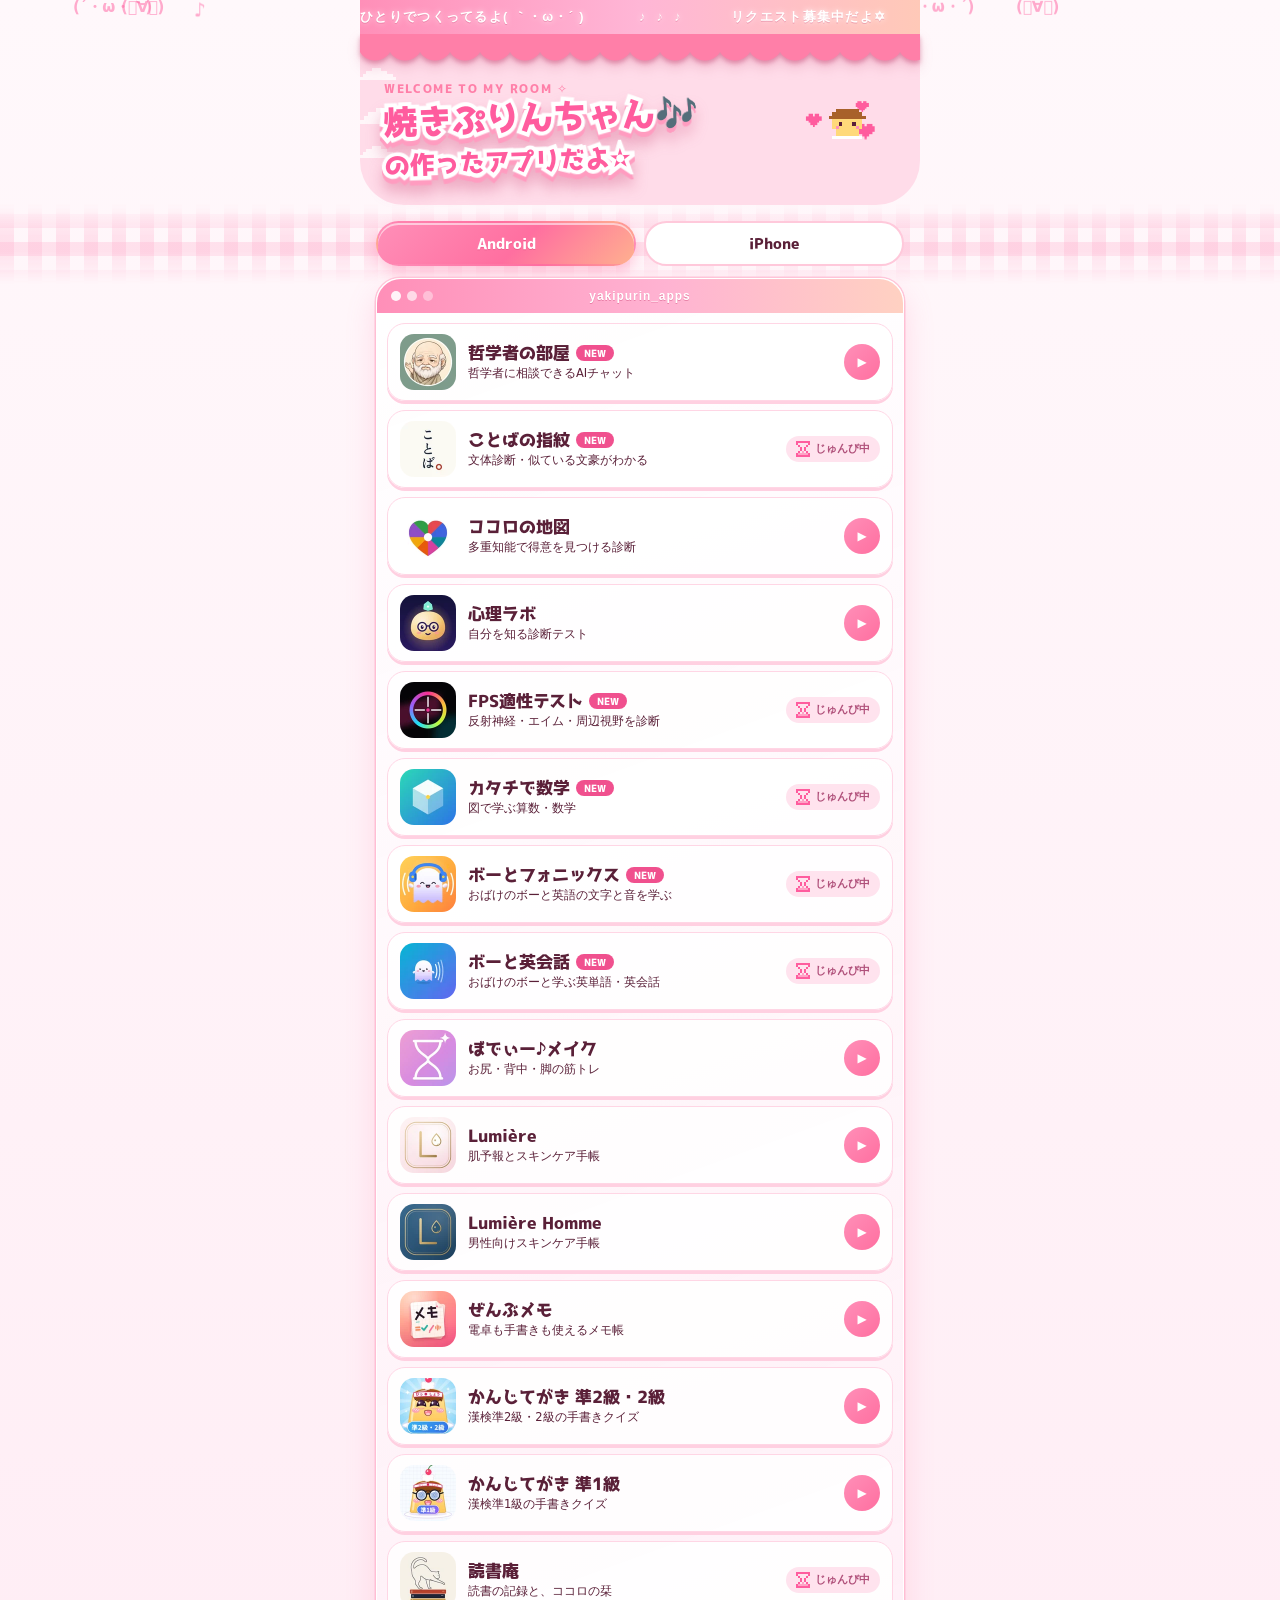
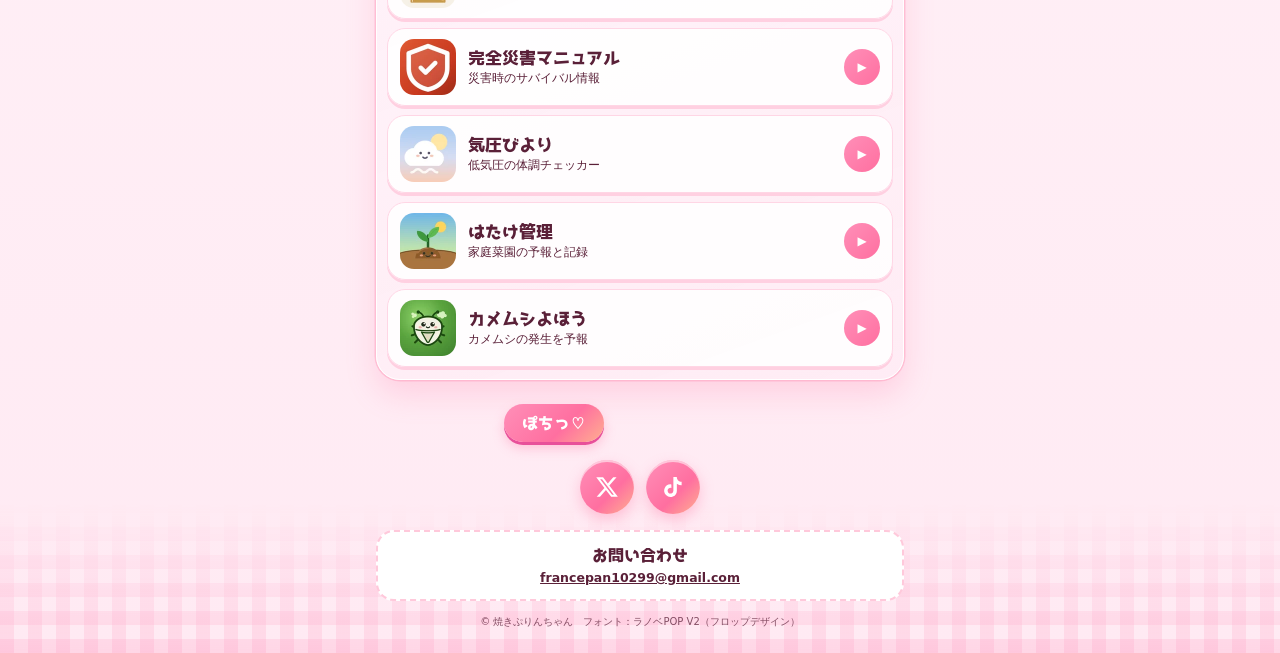
<file: index (1).html>
<!doctype html>
<html lang="ja">
<head>
<meta charset="utf-8">
<meta name="viewport" content="width=device-width,initial-scale=1,viewport-fit=cover">
<title>焼きぷりんちゃんの作ったアプリだよ</title>
<meta name="description" content="焼きぷりんちゃんの作ったアプリだよ。Android / iPhone。">
<link rel="icon" href="paw.png">
<link rel="preload" href="lanobepop-v2.woff" as="font" type="font/woff" crossorigin>
<style>
@font-face{font-family:"LanobePOP";src:url("lanobepop-v2.woff") format("woff");font-display:swap}
:root{--s1:#FFF8FB;--s2:#FFEAF3;--hb:#FFDCE9;--ac:#F0508E;--sauce:#FF7FA8;--tx:#5A2038;--line:#FFC9DB;--sh:#FFD0E1}
*{box-sizing:border-box}
html{-webkit-text-size-adjust:100%;overflow-x:hidden;overflow-x:clip}
html{background:#FFEAF3}
body{position:relative;overflow-x:hidden;overflow-x:clip;margin:0;min-height:100vh;font-family:"Hiragino Maru Gothic ProN","Hiragino Sans","Rounded Mplus 1c","Noto Sans JP",system-ui,sans-serif;color:var(--tx);background:linear-gradient(180deg,var(--s1),var(--s2));padding-bottom:max(24px,env(safe-area-inset-bottom,0px))}
.wrap{position:relative;z-index:1;max-width:560px;margin:0 auto;padding-left:max(16px,env(safe-area-inset-left,0px));padding-right:max(16px,env(safe-area-inset-right,0px))}
.hero{margin:0 calc(-1*max(16px,env(safe-area-inset-left,0px)));padding:46px 24px 24px;background:var(--hb);border-radius:0 0 44px 44px;position:relative;isolation:isolate}
.hero::before{content:"";position:absolute;left:0;right:0;top:0;height:30px;background:linear-gradient(var(--sauce),var(--sauce)) top/100% 9px no-repeat,radial-gradient(circle at 15px 9px,var(--sauce) 17px,transparent 18px) 0 0/30px 30px repeat-x;filter:drop-shadow(0 3px 2px rgba(190,50,100,.38)) drop-shadow(0 6px 6px rgba(190,50,100,.18))}
.by{font-family:"LanobePOP",sans-serif;font-size:12px;letter-spacing:.14em;margin:0;color:var(--sauce)}
h1{font-family:"LanobePOP",sans-serif;font-weight:400;margin:4px 0 0;font-size:clamp(25px,7.4vw,34px);line-height:1.25;position:relative;transform:rotate(-2deg);transform-origin:left center}
.ln{display:block;position:relative;white-space:nowrap}
.ln.l2{font-size:.74em;margin-top:6px}
.ln .o{position:absolute;left:0;top:0;font-style:normal;color:#fff;-webkit-text-stroke:8px #fff;filter:drop-shadow(0 5px 0 #FF9CC0) drop-shadow(0 9px 7px rgba(200,60,110,.3))}
.ln .g{position:relative;font-weight:400;color:#FF5C9E;padding-right:16px}
.ln .o{padding-right:16px;overflow:visible}
.wv{display:block;width:70%;height:10px;margin-top:10px;position:relative}
.nb{display:inline-block}
.lead{margin:0;font-size:14px;font-weight:700}
.mq{margin:0 calc(-1*max(16px,env(safe-area-inset-left,0px)));padding-top:env(safe-area-inset-top,0px);background:linear-gradient(90deg,#FF8FB8,#FFB6D6 50%,#FFC9B8);color:#fff;font:700 13px/34px "Hiragino Maru Gothic ProN","Rounded Mplus 1c","Noto Sans JP",sans-serif;letter-spacing:.1em;overflow:hidden;white-space:pre;text-shadow:0 0 6px rgba(255,255,255,.75),0 1px 0 rgba(200,60,110,.35);position:relative;z-index:2}
.mq .trk{display:inline-flex;animation:mq 30s linear infinite;will-change:transform}
.mq .trk span{flex:none;padding-right:2em}
@keyframes mq{to{transform:translateX(-50%)}}
@media (prefers-reduced-motion:reduce){.mq .trk{animation:none}}
.tabs{display:flex;gap:8px;margin:16px 0 12px}
.tabs button{flex:1;padding:10px 0;border-radius:999px;font:400 15px "LanobePOP",sans-serif;background:#fff;border:2px solid var(--line);color:var(--tx);cursor:pointer}
.tabs button[aria-selected=true]{background:linear-gradient(135deg,#FF8FB8,#FF6FA0 55%,#FFB08F);border-color:transparent;color:#fff;text-shadow:0 1px 0 rgba(200,60,110,.35);box-shadow:0 6px 14px rgba(255,111,160,.35),inset 0 2px 0 rgba(255,255,255,.55)}
.tabs button:focus-visible,.go:focus-visible,.sns a:focus-visible{outline:3px solid #8A2E6A;outline-offset:2px}
.win{position:relative;margin:0;padding:44px 10px 12px;list-style:none;display:flex;flex-direction:column;gap:9px;border-radius:24px;background:linear-gradient(160deg,rgba(255,255,255,.92),rgba(255,236,245,.8));border:1.5px solid #fff;box-shadow:0 14px 30px rgba(255,111,160,.22),0 0 0 1.5px var(--line)}
.win::before{content:"";position:absolute;left:0;right:0;top:0;height:34px;border-radius:24px 24px 0 0;background:linear-gradient(90deg,#FF8FB8,#FFB3D2 55%,#FFD1C2)}
.win::after{content:"yakipurin_apps";position:absolute;left:0;right:0;top:0;text-align:center;color:#fff;font:700 12px/34px "Hiragino Maru Gothic ProN","Rounded Mplus 1c","Noto Sans JP",sans-serif;letter-spacing:.08em;text-shadow:0 1px 0 rgba(200,60,110,.4)}
.dots{position:absolute;left:14px;top:12px;display:flex;gap:6px;z-index:2}
.dots i{width:10px;height:10px;border-radius:50%;background:#fff;opacity:.9}.dots i:nth-child(2){opacity:.65}.dots i:nth-child(3){opacity:.4}
.app{display:flex;align-items:center;gap:12px;padding:10px 12px;background:rgba(255,255,255,.85);border:1.5px solid #FFD6E5;border-radius:18px;box-shadow:0 3px 0 var(--sh)}
.ic{width:56px;height:56px;border-radius:14px;flex:none;background:#FFE3EE center/cover no-repeat}
.i-bodymake{background-image:url([data-uri])}
.i-dokushoan{background-image:url([data-uri])}
.i-fpsreflex{background-image:url([data-uri])}
.i-hatake{background-image:url([data-uri])}
.i-katachi{background-image:url([data-uri])}.i-kotoba{background-image:url([data-uri])}.i-boeikaiwa{background-image:url([data-uri])}
.i-bophonics{background-image:url([data-uri])}
.i-kamemushi{background-image:url([data-uri])}
.i-kanji-jun1{background-image:url([data-uri])}
.i-kanji-jun2{background-image:url([data-uri])}
.i-kiatsu{background-image:url([data-uri])}
.i-kokoronochizu{background-image:url([data-uri])}
.i-lumiere{background-image:url([data-uri])}
.i-lumierehomme{background-image:url([data-uri])}
.i-saigai{background-image:url([data-uri])}
.i-shinrilab{background-image:url([data-uri])}
.i-tetsugaku{background-image:url([data-uri])}
.i-zenbumemo{background-image:url([data-uri])}

.tx{min-width:0;flex:1}
h3{word-break:keep-all;overflow-wrap:normal;font-family:"LanobePOP",sans-serif;font-weight:400;font-size:17px;line-height:1.35;margin:0}
.tx p{word-break:auto-phrase;line-break:strict;margin:0;font-size:11.5px;line-height:1.4;font-weight:500}
.new{font-family:"LanobePOP",sans-serif;font-style:normal;font-size:10px;padding:1px 8px;border-radius:999px;margin-left:6px;vertical-align:2px;background:var(--ac);color:#fff}
.go{margin-left:auto;flex:none;width:36px;height:36px;border-radius:50%;display:grid;place-items:center;font-size:12px;background:linear-gradient(135deg,#FF8FB8,#FF6FA0);color:#fff;text-decoration:none}
.go.soon{display:inline-flex;align-items:center;gap:5px;width:auto;height:auto;border-radius:999px;padding:5px 10px;background:#FFE3EE;color:#B0507A;font-size:10.5px;font-weight:700;white-space:nowrap}
.desk{position:relative;height:62px;margin-top:12px;display:flex;align-items:center;justify-content:center;gap:48px;clip-path:inset(-10px 0 -96px 0);overflow-x:clip}
.dbtn{padding:8px 18px;border-radius:999px;font-family:"LanobePOP",sans-serif;font-weight:400;font-size:16px;color:#fff;background:linear-gradient(135deg,#FF8FB8,#FF6FA0 60%,#FFB08F);box-shadow:0 3px 0 #E8509A,0 6px 12px rgba(255,111,160,.35);transition:transform .12s,box-shadow .12s}
.dbtn.dn{transform:translateY(3px);box-shadow:0 0 0 #E8509A,0 3px 8px rgba(255,111,160,.35)}
.dpop{padding:8px 14px;border-radius:12px;background:#fff;box-shadow:0 4px 12px rgba(200,60,110,.25),0 0 0 1.5px var(--line);font-family:"LanobePOP",sans-serif;font-size:16px;color:#FF5C9E;opacity:0;transform:scale(.7);transition:opacity .25s,transform .25s;white-space:nowrap}
.dpop.show{opacity:1;transform:scale(1)}
.cur{pointer-events:none;position:absolute;left:0;top:0;width:26px;height:30px;z-index:0;filter:drop-shadow(0 3px 3px rgba(200,60,110,.35));will-change:transform}
.rip{position:absolute;left:0;top:0;width:34px;height:34px;margin:-17px 0 0 -17px;border-radius:50%;border:2px solid #FF5C9E;opacity:0;z-index:0;pointer-events:none}
.hg{display:inline-block;width:14px;height:16px;line-height:0}
@media (max-width:380px){.go.soon{gap:3px;padding:4px 7px;font-size:10px;align-self:flex-end;margin-bottom:6px}.hg{width:10px;height:12px}.hg svg{width:10px;height:12px}}
.hg svg{display:block;shape-rendering:crispEdges}
.ld{margin-top:14px;position:relative;z-index:2}
.mono{font:700 11px ui-monospace,Menlo,Consolas,monospace;color:#FF5C9E;letter-spacing:.06em}
.bar{width:168px;height:14px;border:2px solid #FF5C9E;background:#fff;padding:2px;margin-top:4px;box-shadow:3px 3px 0 #FF9CC0}
.row{display:flex;align-items:flex-end;gap:10px}
.pct{font:700 13px ui-monospace,Menlo,Consolas,monospace;color:#FF5C9E;min-width:40px;margin-bottom:-1px}
#cl{position:absolute;inset:0;pointer-events:none;overflow:hidden;z-index:-1;border-radius:0 0 44px 44px}
.pxc{position:absolute;left:0;opacity:.75}
.pxp{font-size:clamp(25px,7.4vw,34px);position:absolute;left:87%;margin-left:-.54em;bottom:1.935em;z-index:2;pointer-events:none}
.bar{display:flex;gap:2px}
.bar i{display:block;flex:1;height:100%;background:#FF5C9E;visibility:hidden}
#pxh{position:absolute;inset:0;pointer-events:none;overflow:hidden;z-index:2}
.pxp svg{width:1.082em;height:.886em}
.pxheart{position:absolute;opacity:0}
#deco{position:absolute;left:0;top:0;right:0;bottom:0;overflow:hidden;pointer-events:none;z-index:0}
#deco .gb{position:absolute;left:0;right:0;background:repeating-linear-gradient(0deg,rgba(255,143,184,.24) 0 14px,transparent 14px 28px),repeating-linear-gradient(90deg,rgba(255,143,184,.24) 0 14px,transparent 14px 28px)}
#deco .it{position:absolute;top:0;left:0;will-change:transform}
#deco .it span{display:block;color:rgba(255,92,158,.5);font-weight:700;line-height:1;white-space:nowrap;animation:sw 5s ease-in-out infinite alternate}
@keyframes sw{from{transform:translateX(-9px) rotate(-6deg)}to{transform:translateX(9px) rotate(6deg)}}
@media (prefers-reduced-motion:reduce){#deco .it span{animation:none}}
.sns{display:flex;gap:12px;justify-content:center;margin-top:6px}
.sns a{position:relative;z-index:1;width:54px;height:54px;border-radius:50%;display:grid;place-items:center;background:linear-gradient(135deg,#FF8FB8,#FF6FA0 60%,#FFB08F);box-shadow:0 6px 14px rgba(255,111,160,.35),inset 0 2px 0 rgba(255,255,255,.55)}
.sns svg{width:24px;height:24px;fill:#fff}
.ct{margin-top:16px;text-align:center;padding:12px 14px;background:#fff;border:2px dashed var(--line);border-radius:18px}
.ct h2{font-family:"LanobePOP",sans-serif;font-weight:400;font-size:16px;margin:0 0 4px}
.ct p{margin:2px 0;font-size:12.5px;font-weight:700;overflow-wrap:anywhere}
.ct a{color:inherit}
.ft{font-size:10px;margin:14px 0 0;text-align:center;opacity:.75}
[hidden]{display:none!important}
/* コピー・長押し選択・画像の保存ドラッグをできなくする */
html,body,*{-webkit-user-select:none;user-select:none;-webkit-touch-callout:none;-webkit-user-drag:none}
img,a{-webkit-user-drag:none}
</style>
</head>
<body><div id="deco" aria-hidden="true"></div><div class="wrap">
<div class="mq" aria-hidden="true"><div class="trk"><span>ひとりでつくってるよ( ｀・ω・´ )           ♪  ♪  ♪          リクエスト募集中だよ✡          ひとりでつくってるよ( ｀・ω・´ )           ♪  ♪  ♪          リクエスト募集中だよ✡          </span><span>ひとりでつくってるよ( ｀・ω・´ )           ♪  ♪  ♪          リクエスト募集中だよ✡          ひとりでつくってるよ( ｀・ω・´ )           ♪  ♪  ♪          リクエスト募集中だよ✡          </span></div></div>
<header class="hero"><p class="by">WELCOME TO MY ROOM ✧</p><h1 aria-label="焼きぷりんちゃん🎶の作ったアプリだよ✫"><span class="ln"><i class="o" aria-hidden="true">焼きぷりんちゃん🎶</i><b class="g">焼きぷりんちゃん🎶</b></span><span class="ln l2"><i class="o" aria-hidden="true">の作ったアプリだよ✫</i><b class="g">の作ったアプリだよ✫</b></span></h1><div id="cl" aria-hidden="true"></div><div id="pxh" aria-hidden="true"></div></header>
<div class="tabs" role="tablist"><button role="tab" id="t-android" aria-selected="true" aria-controls="p-android">Android</button><button role="tab" id="t-ios" aria-selected="false" aria-controls="p-ios">iPhone</button></div>
<main>
<section id="p-android" role="tabpanel" aria-labelledby="t-android"><ul class="win"><div class="dots" aria-hidden="true"><i></i><i></i><i></i></div>
<li class="app"><span class="ic i-tetsugaku" aria-hidden="true"></span><div class="tx"><h3>哲学者の部屋<wbr><i class="new">NEW</i></h3><p>哲学者に相談できるAIチャット</p></div><a class="go" href="https://play.google.com/store/apps/details?id=com.yakipurin.tetsugaku" aria-label="哲学者の部屋をGoogle Playで見る">▶</a></li><li class="app"><span class="ic i-kotoba" aria-hidden="true"></span><div class="tx"><h3>ことばの指紋<wbr><i class="new">NEW</i></h3><p>文体診断・似ている文豪がわかる</p></div><span class="go soon"><i class="hg"></i>じゅんび中</span></li><li class="app"><span class="ic i-kokoronochizu" aria-hidden="true"></span><div class="tx"><h3>ココロの地図</h3><p>多重知能で得意を見つける診断</p></div><a class="go" href="https://play.google.com/store/apps/details?id=com.yakipurin.kokoronochizu" aria-label="ココロの地図をGoogle Playで見る">▶</a></li><li class="app"><span class="ic i-shinrilab" aria-hidden="true"></span><div class="tx"><h3>心理ラボ</h3><p>自分を知る診断テスト</p></div><a class="go" href="https://play.google.com/store/apps/details?id=com.yakipurin.shinrilab" aria-label="心理ラボをGoogle Playで見る">▶</a></li><li class="app"><span class="ic i-fpsreflex" aria-hidden="true"></span><div class="tx"><h3>FPS適性テスト<wbr><i class="new">NEW</i></h3><p>反射神経・エイム・周辺視野を診断</p></div><span class="go soon"><i class="hg"></i>じゅんび中</span></li><li class="app"><span class="ic i-katachi" aria-hidden="true"></span><div class="tx"><h3>カタチで数学<wbr><i class="new">NEW</i></h3><p>図で学ぶ算数・数学</p></div><span class="go soon"><i class="hg"></i>じゅんび中</span></li><li class="app"><span class="ic i-bophonics" aria-hidden="true"></span><div class="tx"><h3>ボーとフォニックス<wbr><i class="new">NEW</i></h3><p>おばけのボーと英語の文字と音を学ぶ</p></div><span class="go soon"><i class="hg"></i>じゅんび中</span></li><li class="app"><span class="ic i-boeikaiwa" aria-hidden="true"></span><div class="tx"><h3>ボーと英会話<wbr><i class="new">NEW</i></h3><p>おばけのボーと学ぶ英単語・英会話</p></div><span class="go soon"><i class="hg"></i>じゅんび中</span></li><li class="app"><span class="ic i-bodymake" aria-hidden="true"></span><div class="tx"><h3>ぼでぃー♪メイク</h3><p>お尻・背中・脚の筋トレ</p></div><a class="go" href="https://play.google.com/store/apps/details?id=com.yakipurin.bodymake" aria-label="ぼでぃー♪メイクをGoogle Playで見る">▶</a></li><li class="app"><span class="ic i-lumiere" aria-hidden="true"></span><div class="tx"><h3>Lumière</h3><p>肌予報とスキンケア手帳</p></div><a class="go" href="https://play.google.com/store/apps/details?id=com.yakipurin.lumiere" aria-label="LumièreをGoogle Playで見る">▶</a></li><li class="app"><span class="ic i-lumierehomme" aria-hidden="true"></span><div class="tx"><h3>Lumière Homme</h3><p>男性向けスキンケア手帳</p></div><a class="go" href="https://play.google.com/store/apps/details?id=com.yakipurin.lumierehomme" aria-label="Lumière HommeをGoogle Playで見る">▶</a></li><li class="app"><span class="ic i-zenbumemo" aria-hidden="true"></span><div class="tx"><h3>ぜんぶメモ</h3><p>電卓も手書きも使えるメモ帳</p></div><a class="go" href="https://play.google.com/store/apps/details?id=com.yakipurin.zenbumemo" aria-label="ぜんぶメモをGoogle Playで見る">▶</a></li><li class="app"><span class="ic i-kanji-jun2" aria-hidden="true"></span><div class="tx"><h3>かんじてがき <span class=nb>準2級・2級</span></h3><p>漢検準2級・2級の手書きクイズ</p></div><a class="go" href="https://play.google.com/store/apps/details?id=jp.kanjitegaki.jun2" aria-label="かんじてがき 準2級・2級をGoogle Playで見る">▶</a></li><li class="app"><span class="ic i-kanji-jun1" aria-hidden="true"></span><div class="tx"><h3>かんじてがき <span class=nb>準1級</span></h3><p>漢検準1級の手書きクイズ</p></div><a class="go" href="https://play.google.com/store/apps/details?id=jp.kanjitegaki.jun1" aria-label="かんじてがき 準1級をGoogle Playで見る">▶</a></li><li class="app"><span class="ic i-dokushoan" aria-hidden="true"></span><div class="tx"><h3>読書庵</h3><p>読書の記録と、ココロの栞</p></div><span class="go soon"><i class="hg"></i>じゅんび中</span></li><li class="app"><span class="ic i-saigai" aria-hidden="true"></span><div class="tx"><h3>完全災害マニュアル</h3><p>災害時のサバイバル情報</p></div><a class="go" href="https://play.google.com/store/apps/details?id=com.yakipurin.saigai" aria-label="完全災害マニュアルをGoogle Playで見る">▶</a></li><li class="app"><span class="ic i-kiatsu" aria-hidden="true"></span><div class="tx"><h3>気圧びより</h3><p>低気圧の体調チェッカー</p></div><a class="go" href="https://play.google.com/store/apps/details?id=com.yakipurin.kiatsu" aria-label="気圧びよりをGoogle Playで見る">▶</a></li><li class="app"><span class="ic i-hatake" aria-hidden="true"></span><div class="tx"><h3>はたけ管理</h3><p>家庭菜園の予報と記録</p></div><a class="go" href="https://play.google.com/store/apps/details?id=com.yakipurin.hatake" aria-label="はたけ管理をGoogle Playで見る">▶</a></li><li class="app"><span class="ic i-kamemushi" aria-hidden="true"></span><div class="tx"><h3>カメムシよほう</h3><p>カメムシの発生を予報</p></div><a class="go" href="https://play.google.com/store/apps/details?id=com.yakipurin.kamemushi" aria-label="カメムシよほうをGoogle Playで見る">▶</a></li>
</ul></section>
<section id="p-ios" role="tabpanel" aria-labelledby="t-ios" hidden><ul class="win"><div class="dots" aria-hidden="true"><i></i><i></i><i></i></div>
<li class="app"><span class="ic i-tetsugaku" aria-hidden="true"></span><div class="tx"><h3>哲学者の部屋<wbr><i class="new">NEW</i></h3><p>哲学者に相談できるAIチャット</p></div><span class="go soon"><i class="hg"></i>じゅんび中</span></li><li class="app"><span class="ic i-kotoba" aria-hidden="true"></span><div class="tx"><h3>ことばの指紋<wbr><i class="new">NEW</i></h3><p>文体診断・似ている文豪がわかる</p></div><span class="go soon"><i class="hg"></i>じゅんび中</span></li><li class="app"><span class="ic i-kokoronochizu" aria-hidden="true"></span><div class="tx"><h3>ココロの地図</h3><p>多重知能で得意を見つける診断</p></div><span class="go soon"><i class="hg"></i>じゅんび中</span></li><li class="app"><span class="ic i-shinrilab" aria-hidden="true"></span><div class="tx"><h3>心理ラボ</h3><p>自分を知る診断テスト</p></div><span class="go soon"><i class="hg"></i>じゅんび中</span></li><li class="app"><span class="ic i-fpsreflex" aria-hidden="true"></span><div class="tx"><h3>FPS適性テスト<wbr><i class="new">NEW</i></h3><p>反射神経・エイム・周辺視野を診断</p></div><span class="go soon"><i class="hg"></i>じゅんび中</span></li><li class="app"><span class="ic i-katachi" aria-hidden="true"></span><div class="tx"><h3>カタチで数学<wbr><i class="new">NEW</i></h3><p>図で学ぶ算数・数学</p></div><span class="go soon"><i class="hg"></i>じゅんび中</span></li><li class="app"><span class="ic i-bophonics" aria-hidden="true"></span><div class="tx"><h3>ボーとフォニックス<wbr><i class="new">NEW</i></h3><p>おばけのボーと英語の文字と音を学ぶ</p></div><span class="go soon"><i class="hg"></i>じゅんび中</span></li><li class="app"><span class="ic i-boeikaiwa" aria-hidden="true"></span><div class="tx"><h3>ボーと英会話<wbr><i class="new">NEW</i></h3><p>おばけのボーと学ぶ英単語・英会話</p></div><span class="go soon"><i class="hg"></i>じゅんび中</span></li><li class="app"><span class="ic i-bodymake" aria-hidden="true"></span><div class="tx"><h3>ぼでぃー♪メイク</h3><p>お尻・背中・脚の筋トレ</p></div><span class="go soon"><i class="hg"></i>じゅんび中</span></li><li class="app"><span class="ic i-lumiere" aria-hidden="true"></span><div class="tx"><h3>Lumière</h3><p>肌予報とスキンケア手帳</p></div><span class="go soon"><i class="hg"></i>じゅんび中</span></li><li class="app"><span class="ic i-lumierehomme" aria-hidden="true"></span><div class="tx"><h3>Lumière Homme</h3><p>男性向けスキンケア手帳</p></div><span class="go soon"><i class="hg"></i>じゅんび中</span></li><li class="app"><span class="ic i-zenbumemo" aria-hidden="true"></span><div class="tx"><h3>ぜんぶメモ</h3><p>電卓も手書きも使えるメモ帳</p></div><span class="go soon"><i class="hg"></i>じゅんび中</span></li><li class="app"><span class="ic i-kanji-jun2" aria-hidden="true"></span><div class="tx"><h3>かんじてがき <span class=nb>準2級・2級</span></h3><p>漢検準2級・2級の手書きクイズ</p></div><span class="go soon"><i class="hg"></i>じゅんび中</span></li><li class="app"><span class="ic i-kanji-jun1" aria-hidden="true"></span><div class="tx"><h3>かんじてがき <span class=nb>準1級</span></h3><p>漢検準1級の手書きクイズ</p></div><span class="go soon"><i class="hg"></i>じゅんび中</span></li><li class="app"><span class="ic i-dokushoan" aria-hidden="true"></span><div class="tx"><h3>読書庵</h3><p>読書の記録と、ココロの栞</p></div><span class="go soon"><i class="hg"></i>じゅんび中</span></li><li class="app"><span class="ic i-saigai" aria-hidden="true"></span><div class="tx"><h3>完全災害マニュアル</h3><p>災害時のサバイバル情報</p></div><span class="go soon"><i class="hg"></i>じゅんび中</span></li><li class="app"><span class="ic i-kiatsu" aria-hidden="true"></span><div class="tx"><h3>気圧びより</h3><p>低気圧の体調チェッカー</p></div><span class="go soon"><i class="hg"></i>じゅんび中</span></li><li class="app"><span class="ic i-hatake" aria-hidden="true"></span><div class="tx"><h3>はたけ管理</h3><p>家庭菜園の予報と記録</p></div><span class="go soon"><i class="hg"></i>じゅんび中</span></li><li class="app"><span class="ic i-kamemushi" aria-hidden="true"></span><div class="tx"><h3>カメムシよほう</h3><p>カメムシの発生を予報</p></div><span class="go soon"><i class="hg"></i>じゅんび中</span></li>
</ul></section>
</main>
<div class="desk" id="desk" aria-hidden="true"><b class="dbtn">ぽちっ♡</b><span class="dpop">ありがとう♡</span><svg class="cur" viewBox="0 0 24 28"><path d="M3 2v20l5.5-5 4 8.5 3.5-1.7-4-8.3H20z" fill="#fff" stroke="#FF5C9E" stroke-width="2" stroke-linejoin="round"/></svg><i class="rip"></i></div>
<nav class="sns" aria-label="SNS"><a href="https://x.com/TheSmallPrint6" aria-label="X" rel="noopener"><svg viewBox="0 0 24 24" aria-hidden="true"><path d="M18.244 2.25h3.308l-7.227 8.26 8.502 11.24H16.17l-5.214-6.817L4.99 21.75H1.68l7.73-8.835L1.254 2.25H8.08l4.713 6.231zm-1.161 17.52h1.833L7.084 4.126H5.117z"/></svg></a><a href="https://www.tiktok.com/@thesmallprint6" aria-label="TikTok" rel="noopener"><svg viewBox="0 0 24 24" aria-hidden="true"><path d="M19.59 6.69a4.83 4.83 0 0 1-3.77-4.25V2h-3.45v13.67a2.89 2.89 0 0 1-5.2 1.74 2.89 2.89 0 0 1 2.31-4.64 2.93 2.93 0 0 1 .88.13V9.4a6.84 6.84 0 0 0-1-.05A6.33 6.33 0 0 0 5 20.1a6.34 6.34 0 0 0 10.86-4.43v-7a8.16 8.16 0 0 0 4.77 1.52v-3.4a4.85 4.85 0 0 1-1.04-.1z"/></svg></a></nav>
<section class="ct"><h2>お問い合わせ</h2><p><a href="mailto:francepan10299@gmail.com">francepan10299@gmail.com</a></p></section>
<p class="ft">© 焼きぷりんちゃん　フォント：ラノベPOP V2（フロップデザイン）</p>
</div>
<script>
(function(){
var tabs={android:document.getElementById('t-android'),ios:document.getElementById('t-ios')},panels={android:document.getElementById('p-android'),ios:document.getElementById('p-ios')};
function show(k){for(var n in tabs){tabs[n].setAttribute('aria-selected',n===k);panels[n].hidden=n!==k;}try{history.replaceState(null,'','#'+k)}catch(e){}}
tabs.android.onclick=function(){show('android')};tabs.ios.onclick=function(){show('ios')};
var ua=navigator.userAgent||'',h=(location.hash||'').slice(1);
(function(){var b=document.getElementById('bar');if(!b)return;var pc=document.getElementById('pct'),N=16,bl=[],rm=window.matchMedia&&matchMedia('(prefers-reduced-motion:reduce)').matches;for(var i=0;i<N;i++){var e=document.createElement('i');b.appendChild(e);bl.push(e)}
function r(a,c){return a+Math.random()*(c-a)}
if(rm){for(var j=0;j<11;j++)bl[j].style.visibility='visible';if(pc)pc.textContent='69%';return}
function run(){bl.forEach(function(e){e.style.visibility='hidden'});if(pc)pc.textContent='0%';var k=0,sp=r(.7,1.5);(function nx(){if(k>=N){setTimeout(run,r(1400,2200));return}bl[k++].style.visibility='visible';if(pc)pc.textContent=Math.round(k/N*100)+'%';var d=r(60,320)*sp;if(Math.random()<.18)d+=r(250,700);setTimeout(nx,d)})()}
setTimeout(run,300)})();
(function(){var h=document.getElementById('pxh');if(!h)return;var hero=h.parentNode,pe=null,NS='http://www.w3.org/2000/svg',G=['.XX.XX.','XXXXXXX','XXXXXXX','.XXXXX.','..XXX..','...X...'],rm=window.matchMedia&&matchMedia('(prefers-reduced-motion:reduce)').matches,hs=[];
function mk(){var s=document.createElementNS(NS,'svg'),u=2;s.setAttribute('width',7*u);s.setAttribute('height',6*u);s.setAttribute('viewBox','0 0 7 6');s.setAttribute('shape-rendering','crispEdges');s.style.cssText='display:block;position:absolute;left:0;top:0;will-change:transform;opacity:0';for(var y=0;y<6;y++)for(var x=0;x<7;x++)if(G[y][x]==='X'){var q=document.createElementNS(NS,'rect');q.setAttribute('x',x);q.setAttribute('y',y);q.setAttribute('width',1);q.setAttribute('height',1);q.setAttribute('fill','#FF5C9E');s.appendChild(q)}return s}
for(var i=0;i<3;i++){var e=mk();h.appendChild(e);hs.push(e)}
function pos(n){pe=pe||hero.querySelector('.pxp');if(!pe)return;var a=hero.getBoundingClientRect(),b=pe.getBoundingClientRect(),k=b.width/33,cx=b.left-a.left+b.width/2-7*k,cy=b.top-a.top+b.height/2-6*k;hs.forEach(function(e,i){var t=n/1600+i*2.0944,x=Math.cos(t)*30*k,y=(Math.sin(t)*13-4)*k;e.style.width=(14*k)+'px';e.style.height=(12*k)+'px';e.style.opacity=1;e.style.transform='translate('+(cx+x)+'px,'+(cy+y)+'px) scale('+(.8+.4*(Math.sin(t)+1)/2)+')'})}
if(rm){pos(0);return}
(function f(n){pos(n);requestAnimationFrame(f)})(0)})();
(function(){var NS='http://www.w3.org/2000/svg',hero=document.querySelector('.hero'),rm=window.matchMedia&&matchMedia('(prefers-reduced-motion:reduce)').matches;
function gr(g,u,pal){var h=g.length,w=g[0].length,s=document.createElementNS(NS,'svg');s.setAttribute('width',w*u);s.setAttribute('height',h*u);s.setAttribute('viewBox','0 0 '+w+' '+h);s.setAttribute('shape-rendering','crispEdges');s.style.display='block';for(var y=0;y<h;y++)for(var x=0;x<w;x++){var c=g[y][x];if(c!=='.'){var q=document.createElementNS(NS,'rect');q.setAttribute('x',x);q.setAttribute('y',y);q.setAttribute('width',1);q.setAttribute('height',1);q.setAttribute('fill',pal[c]);s.appendChild(q)}}return s}
if(!hero)return;
var PUD=['..CCCCCCC..','.CCCCCCCCC.','CCCCCCCCCCC','.YYYYYYYYY.','.YYEYYYEYY.','.YKYYYYYKY.','..YYYYYYY..','..YYYYYYY..','.WWWWWWWWW.'],pp=document.createElement('div');pp.className='pxp';pp.appendChild(gr(PUD,3,{C:'#A8612A',Y:'#FFD97A',E:'#5A1F3B',K:'#FF8FB8',W:'#FFFFFF'}));hero.appendChild(pp);
if(!rm)pp.animate([{transform:'translateY(0)'},{transform:'translateY(-9px)'},{transform:'translateY(0)'}],{duration:900,iterations:Infinity,easing:'steps(2,end)'});
var cl=document.getElementById('cl'),CL=['....XXX.....','..XXXXXXX...','.XXXXXXXXXX.','XXXXXXXXXXXX'],U=[3,4,3],T=[34,74,112];
for(var i=0;i<3;i++)(function(i){var e=document.createElement('div');e.className='pxc';e.style.top=T[i]+'px';e.appendChild(gr(CL,U[i],{X:'#fff'}));cl.appendChild(e);if(rm){e.style.left=(14+i*30)+'%';return}
e.animate([{transform:'translateX(-60px)'},{transform:'translateX('+(hero.clientWidth+20)+'px)'}],{duration:26000+i*7000,delay:-i*9000,iterations:Infinity,easing:'steps(60,end)'})})(i)})();
(function(){var NS='http://www.w3.org/2000/svg',F=[['XXXXXXX','XSSSSSX','.XSSSX.','..XSX..','..X.X..','.X...X.','X.....X','XXXXXXX'],['XXXXXXX','X.....X','.XSSSX.','..X.X..','..XSX..','.X.S.X.','X.SSS.X','XXXXXXX'],['XXXXXXX','X.....X','.X...X.','..X.X..','..X.X..','.X.S.X.','XSSSSSX','XXXXXXX']],hs=[].slice.call(document.querySelectorAll('.hg'));function dr(e,g){var s=document.createElementNS(NS,'svg');s.setAttribute('width',14);s.setAttribute('height',16);s.setAttribute('viewBox','0 0 7 8');for(var y=0;y<8;y++)for(var x=0;x<7;x++)if(g[y][x]!='.'){var r=document.createElementNS(NS,'rect');r.setAttribute('x',x);r.setAttribute('y',y);r.setAttribute('width',1);r.setAttribute('height',1);r.setAttribute('fill',g[y][x]=='S'?'#FFA3C6':'#FF5C9E');s.appendChild(r)}e.innerHTML='';e.appendChild(s)}
var i=0;function t(){hs.forEach(function(e){dr(e,F[i%3])})}t();if(!(window.matchMedia&&matchMedia('(prefers-reduced-motion:reduce)').matches))setInterval(function(){i++;t()},700)})();
(function(){var d=document.getElementById('desk');if(!d)return;var cur=d.querySelector('.cur'),rip=d.querySelector('.rip'),pop=d.querySelector('.dpop'),btn=d.querySelector('.dbtn');
var rm=window.matchMedia&&matchMedia('(prefers-reduced-motion:reduce)').matches;
function pt(el,ox,oy){var a=d.getBoundingClientRect(),b=el.getBoundingClientRect();return[b.left-a.left+(ox==null?b.width/2:ox),b.top-a.top+(oy==null?b.height/2:oy)]}
var pos=[-30,30];function put(p){cur.style.transform='translate('+p[0]+'px,'+p[1]+'px)';pos=p}
function wait(t){return new Promise(function(r){setTimeout(r,t)})}
function R(a,b){return a+Math.random()*(b-a)}
function mv(p,t){return new Promise(function(r){var a=pos,dx=p[0]-a[0],dy=p[1]-a[1],L=Math.sqrt(dx*dx+dy*dy)||1,nx=-dy/L,ny=dx/L,off=(Math.random()<.5?-1:1)*Math.max(22,L*R(.25,.45)),c=[(a[0]+p[0])/2+nx*off,(a[1]+p[1])/2+ny*off],ph=R(0,6),s=null;
function f(n){if(s===null)s=n;var k=Math.min(1,(n-s)/t),e=k<.5?2*k*k:1-Math.pow(-2*k+2,2)/2,u=1-e,w=Math.sin(e*Math.PI*3+ph)*3*Math.sin(e*Math.PI);
put([u*u*a[0]+2*u*e*c[0]+e*e*p[0]+w,u*u*a[1]+2*u*e*c[1]+e*e*p[1]+w]);if(k<1)requestAnimationFrame(f);else r()}requestAnimationFrame(f)})}
var NS='http://www.w3.org/2000/svg';
function fly(nd,x,y,dx,dy,rot,dur,dl){var e=document.createElement('i');e.style.cssText='position:absolute;left:'+x+'px;top:'+y+'px;pointer-events:none;z-index:2;font-style:normal';var w=document.createElement('div');w.style.cssText='position:absolute;left:0;top:0;transform:translate(-50%,-50%)';w.appendChild(nd);e.appendChild(w);d.appendChild(e);e.animate([{opacity:0,transform:'translate(0,0) scale(.2) rotate(0)'},{opacity:1,transform:'translate('+dx*.5+'px,'+dy*.5+'px) scale(1) rotate('+rot*.5+'deg)',offset:.35},{opacity:0,transform:'translate('+dx+'px,'+dy+'px) scale(.7) rotate('+rot+'deg)'}],{duration:dur,delay:dl||0,easing:'ease-out',fill:'both'}).onfinish=function(){e.remove()}}
function star(sz){var s=document.createElementNS(NS,'svg');s.setAttribute('viewBox','0 0 24 24');s.style.cssText='width:'+sz+'px;height:'+sz+'px;filter:drop-shadow(0 0 2px #FF8FB8);display:block';var p=document.createElementNS(NS,'path');p.setAttribute('d','M12 0C13 8 16 11 24 12 16 13 13 16 12 24 11 16 8 13 0 12 8 11 11 8 12 0Z');p.setAttribute('fill','#fff');s.appendChild(p);return s}
function heart(sz){var e=document.createElement('span');e.textContent='♡';e.style.cssText='display:block;font-size:'+sz+'px;color:#FF6FA0;line-height:1;font-weight:900;text-shadow:0 0 1px currentColor';return e}
function burst(){var a=d.getBoundingClientRect(),b=pop.getBoundingClientRect(),cx=b.left-a.left+b.width/2,cy=b.top-a.top+b.height/2,w=b.width,h=b.height;
var rg=document.createElement('i'),sz=w+56;rg.style.cssText='position:absolute;pointer-events:none;z-index:2;border-radius:50%;border:3px solid #FF6FA0;width:'+sz+'px;height:'+sz+'px;left:'+(cx-sz/2)+'px;top:'+(cy-sz/2)+'px';d.appendChild(rg);rg.animate([{opacity:1,transform:'scale(.25)'},{opacity:0,transform:'scale(1)'}],{duration:700,easing:'cubic-bezier(.2,.7,.3,1)',fill:'both'}).onfinish=function(){rg.remove()};
for(var i=0;i<2;i++)fly(heart(R(14,18)),cx+R(-w/2-6,w/2+6),cy+R(-h/2,h/2),R(-26,26),R(-34,-14),R(-20,20),R(900,1200),i*120+R(0,80));
for(var j=0;j<4;j++){var t=Math.random()*Math.PI*2;fly(star(R(5,9)),cx+Math.cos(t)*(w/2+4),cy+Math.sin(t)*(h/2+4),Math.cos(t)*R(12,24),Math.sin(t)*R(12,24),R(-50,50),R(700,1000),R(0,220))}}
function click(){rip.style.left=pos[0]+'px';rip.style.top=pos[1]+'px';rip.animate([{opacity:.9,transform:'scale(.3)'},{opacity:0,transform:'scale(1.4)'}],{duration:520,easing:'ease-out'})}
if(rm){pop.classList.add('show');put(pt(btn,40,10));return}
async function loop(){var W=d.clientWidth,H=d.clientHeight,T=2,B=H-30;var sn=document.querySelector('.sns');function lim(){if(sn){var a=d.getBoundingClientRect(),b=sn.getBoundingClientRect();B=b.bottom-a.top-8}}lim();addEventListener('resize',lim);for(;;){pop.classList.remove('show');put([R(-30,-20),R(T,B)]);await wait(400);
if(Math.random()<.6){await mv([R(W*.05,W*.95),R(T,B)],R(900,1500));await wait(R(100,400))}
await mv(pt(btn,R(24,60),R(8,18)),R(900,1500));await wait(150);btn.classList.add('dn');click();await wait(140);btn.classList.remove('dn');pop.classList.add('show');burst();await wait(900);
await mv([R(W*.5,W*.95),R(T,B)],R(1000,1500));await wait(1100);
await mv([W+20,R(T,B)],R(900,1300));await wait(700)}}
var run=false;function go(){if(run)return;run=true;loop()}
if('IntersectionObserver' in window){new IntersectionObserver(function(en,o){if(en[0].isIntersecting){go();o.disconnect()}}).observe(d)}else go();
})();
(function(){var D=document.getElementById('deco');if(!D)return;var T=['(´・ω・｀)','☆','♡','(ﾟ∀ﾟ)','✡','♪','(｀・ω・´)','☆','(*´ω｀*)','♡'],X=[6,62,30,84,46,16,74,38,90,22],rm=window.matchMedia&&matchMedia('(prefers-reduced-motion:reduce)').matches,its=[];
function r(a,b){return a+Math.random()*(b-a)}
function build(){D.innerHTML='';its=[];var H=document.body.scrollHeight,W=document.body.clientWidth;
var tb=document.querySelector('.tabs'),tr=tb.getBoundingClientRect(),y0=tr.top+scrollY;
var a=document.createElement('div');a.className='gb';a.style.cssText='top:'+(y0-18)+'px;height:'+(tr.height+36)+'px;opacity:.85;-webkit-mask-image:linear-gradient(transparent,#000 40%,#000 60%,transparent);mask-image:linear-gradient(transparent,#000 40%,#000 60%,transparent)';D.appendChild(a);
var b=document.createElement('div');b.className='gb';b.style.cssText='bottom:0;height:150px;opacity:.9;-webkit-mask-image:linear-gradient(transparent,#000);mask-image:linear-gradient(transparent,#000)';D.appendChild(b);
var n=Math.max(5,Math.round(H/330)),dur=(H+80)/34;
for(var i=0;i<n;i++){var o=document.createElement('div'),sp=document.createElement('span'),t=T[i%T.length];o.className='it';sp.textContent=t;sp.style.fontSize=(t.length>2?15:19)+'px';sp.style.animationDelay=(-r(0,5))+'s';o.appendChild(sp);var x=X[i%X.length]/100*(W-70);o.style.left=x+'px';
if(rm){o.style.transform='translateY('+((i+.5)/n*H)+'px)'}else{o.animate([{transform:'translateY('+(H+40)+'px)',opacity:0},{opacity:1,offset:.06},{opacity:1,offset:.94},{transform:'translateY(-40px)',opacity:0}],{duration:dur*1000,delay:-(i/n)*dur*1000,iterations:Infinity,easing:'linear'})}
D.appendChild(o)}
var mn=document.querySelector('main'),zt=mn.getBoundingClientRect().bottom+scrollY-10,zh=H-zt,m=3,zd=(zh+60)/26,ZT=['(ﾟ∀ﾟ)','♡','☆','(´・ω・｀)','✡','♪','(*´ω｀*)','♡'],ZX=[10,58,32,80,20,68,44,90];
for(var k=0;k<m;k++){var q=document.createElement('div'),sq=document.createElement('span'),tt=ZT[k%ZT.length];q.className='it';sq.textContent=tt;sq.style.fontSize=(tt.length>2?15:19)+'px';sq.style.animationDelay=(-r(0,5))+'s';q.appendChild(sq);q.style.left=(ZX[k%ZX.length]/100*(W-70))+'px';
if(rm){q.style.transform='translateY('+(zt+(k+.5)/m*zh)+'px)'}else{q.animate([{transform:'translateY('+(H+20)+'px)',opacity:0},{opacity:1,offset:.08},{opacity:1,offset:.9},{transform:'translateY('+(zt-10)+'px)',opacity:0}],{duration:zd*1000,delay:-(k/m)*zd*1000,iterations:Infinity,easing:'linear'})}
D.appendChild(q)}}
build();var tm;addEventListener('resize',function(){clearTimeout(tm);tm=setTimeout(build,300)});addEventListener('load',function(){setTimeout(build,200)});
})();

show(h==='ios'||h==='android'?h:(/iPhone|iPad|iPod/.test(ua)?'ios':'android'));
})();
</script>
<script>
/* コピー・切り取り・右クリック・選択・ドラッグを止める */
(function(){function no(e){e.preventDefault();return false}
['copy','cut','contextmenu','selectstart','dragstart'].forEach(function(t){document.addEventListener(t,no)});
document.addEventListener('keydown',function(e){var k=(e.key||'').toLowerCase();if((e.ctrlKey||e.metaKey)&&(k==='c'||k==='x'||k==='a'||k==='s'||k==='u'||k==='p'))e.preventDefault()});
document.addEventListener('copy',function(e){try{e.clipboardData.setData('text/plain','')}catch(x){}},true)})();
</script>
<script src="fx.js" defer></script>
</body></html>
</file>
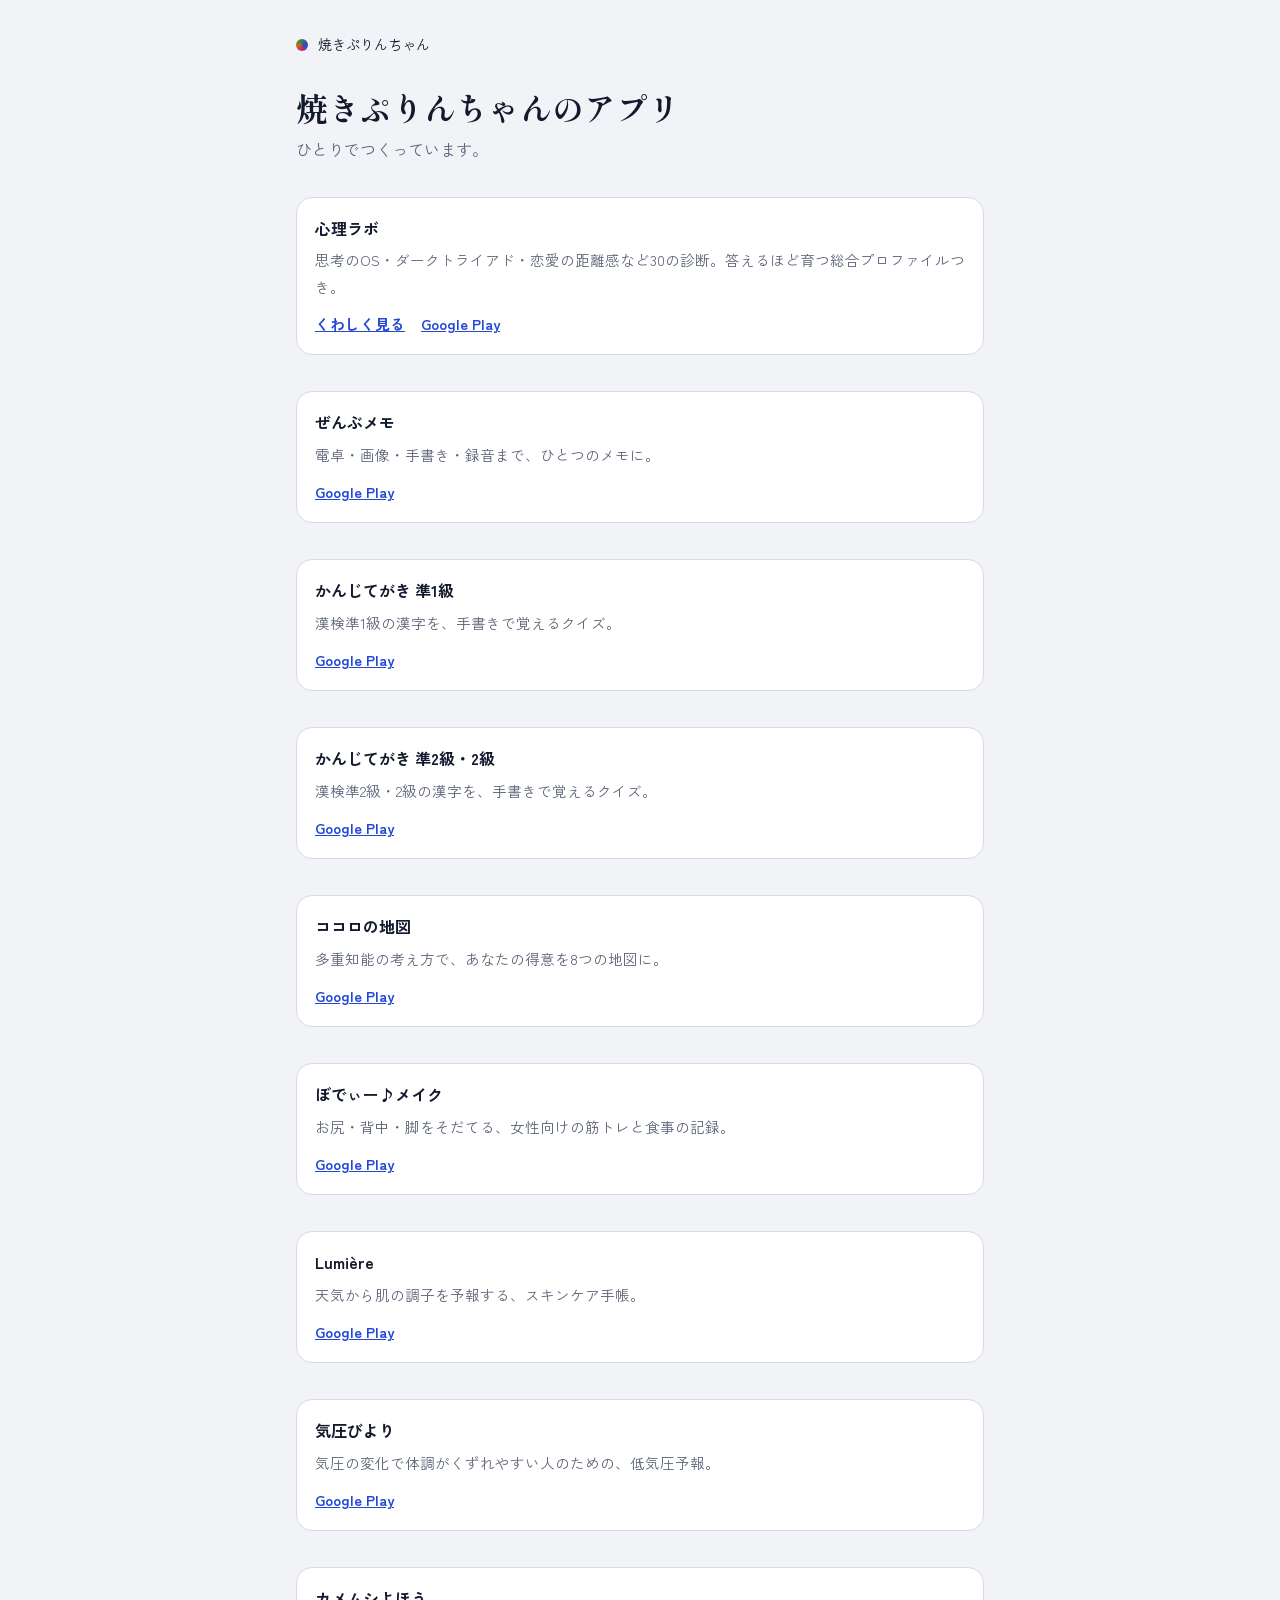
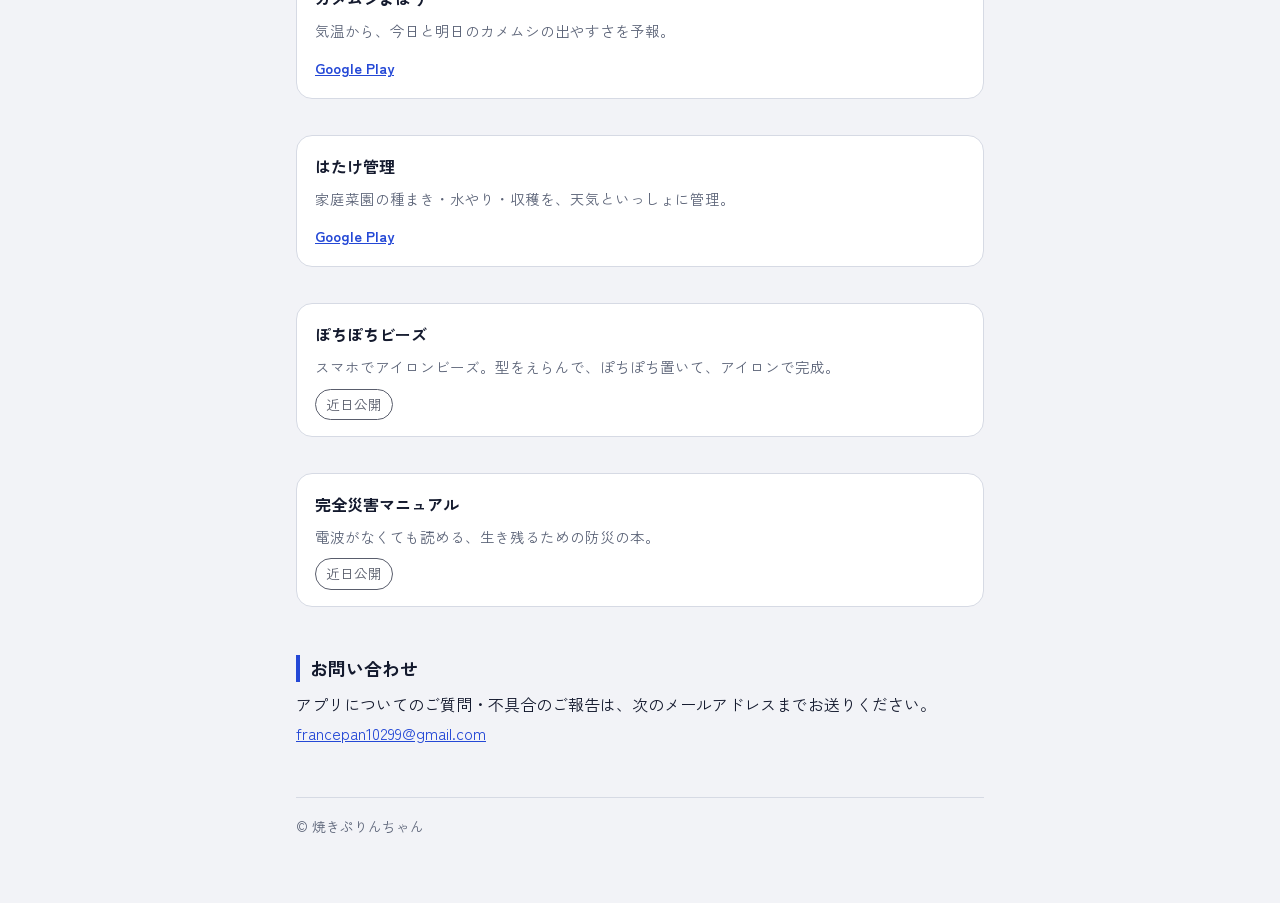
<file: index-1.html>
<!doctype html>
<html lang="ja"><head><meta charset="utf-8"><meta name="viewport" content="width=device-width,initial-scale=1">
<title>焼きぷりんちゃん｜アプリ開発</title>
<meta name="description" content="焼きぷりんちゃんが開発しているスマートフォンアプリの一覧です。">
<link rel="preconnect" href="https://fonts.googleapis.com"><link rel="stylesheet" href="https://fonts.googleapis.com/css2?family=Shippori+Mincho+B1:wght@700&family=Zen+Kaku+Gothic+New:wght@400;700&display=swap">
<link rel="stylesheet" href="style.css"></head>
<body><div class="wrap">
<header class="top"><span class="mark"></span><span>焼きぷりんちゃん</span></header>
<h1>焼きぷりんちゃんの<wbr>アプリ</h1>
<p class="lead">ひとりでつくっています。</p>

<div class="apps">
 <section class="card app"><h3>心理ラボ</h3><p>思考のOS・ダークトライアド・恋愛の距離感など30の診断。答えるほど育つ総合プロファイルつき。</p>
  <a href="shinri-lab/">くわしく見る</a>　<a href="https://play.google.com/store/apps/details?id=com.yakipurin.shinrilab">Google Play</a></section>
 <section class="card app"><h3>ぜんぶメモ</h3><p>電卓・画像・手書き・録音まで、ひとつのメモに。</p>
  <a href="https://play.google.com/store/apps/details?id=com.yakipurin.zenbumemo">Google Play</a></section>
 <section class="card app"><h3>かんじてがき 準1級</h3><p>漢検準1級の漢字を、手書きで覚えるクイズ。</p>
  <a href="https://play.google.com/store/apps/details?id=jp.kanjitegaki.jun1">Google Play</a></section>
 <section class="card app"><h3>かんじてがき 準2級・2級</h3><p>漢検準2級・2級の漢字を、手書きで覚えるクイズ。</p>
  <a href="https://play.google.com/store/apps/details?id=jp.kanjitegaki.jun2">Google Play</a></section>
 <section class="card app"><h3>ココロの地図</h3><p>多重知能の考え方で、あなたの得意を8つの地図に。</p>
  <a href="https://play.google.com/store/apps/details?id=com.yakipurin.kokoronochizu">Google Play</a></section>
 <section class="card app"><h3>ぼでぃー♪メイク</h3><p>お尻・背中・脚をそだてる、女性向けの筋トレと食事の記録。</p>
  <a href="https://play.google.com/store/apps/details?id=com.yakipurin.bodymake">Google Play</a></section>
 <section class="card app"><h3>Lumière</h3><p>天気から肌の調子を予報する、スキンケア手帳。</p>
  <a href="https://play.google.com/store/apps/details?id=com.yakipurin.lumiere">Google Play</a></section>
 <section class="card app"><h3>気圧びより</h3><p>気圧の変化で体調がくずれやすい人のための、低気圧予報。</p>
  <a href="https://play.google.com/store/apps/details?id=com.yakipurin.kiatsu">Google Play</a></section>
 <section class="card app"><h3>カメムシよほう</h3><p>気温から、今日と明日のカメムシの出やすさを予報。</p>
  <a href="https://play.google.com/store/apps/details?id=com.yakipurin.kamemushi">Google Play</a></section>
 <section class="card app"><h3>はたけ管理</h3><p>家庭菜園の種まき・水やり・収穫を、天気といっしょに管理。</p>
  <a href="https://play.google.com/store/apps/details?id=com.yakipurin.hatake">Google Play</a></section>
 <section class="card app"><h3>ぽちぽちビーズ</h3><p>スマホでアイロンビーズ。型をえらんで、ぽちぽち置いて、アイロンで完成。</p>
  <span class="soon">近日公開</span></section>
 <section class="card app"><h3>完全災害マニュアル</h3><p>電波がなくても読める、生き残るための防災の本。</p>
  <span class="soon">近日公開</span></section>
</div>

<h2>お問い合わせ</h2>
<p>アプリについてのご質問・不具合のご報告は、次のメールアドレスまでお送りください。<br><a href="mailto:francepan10299@gmail.com">francepan10299@gmail.com</a></p>

<footer>© 焼きぷりんちゃん</footer>
</div></body></html>
</file>
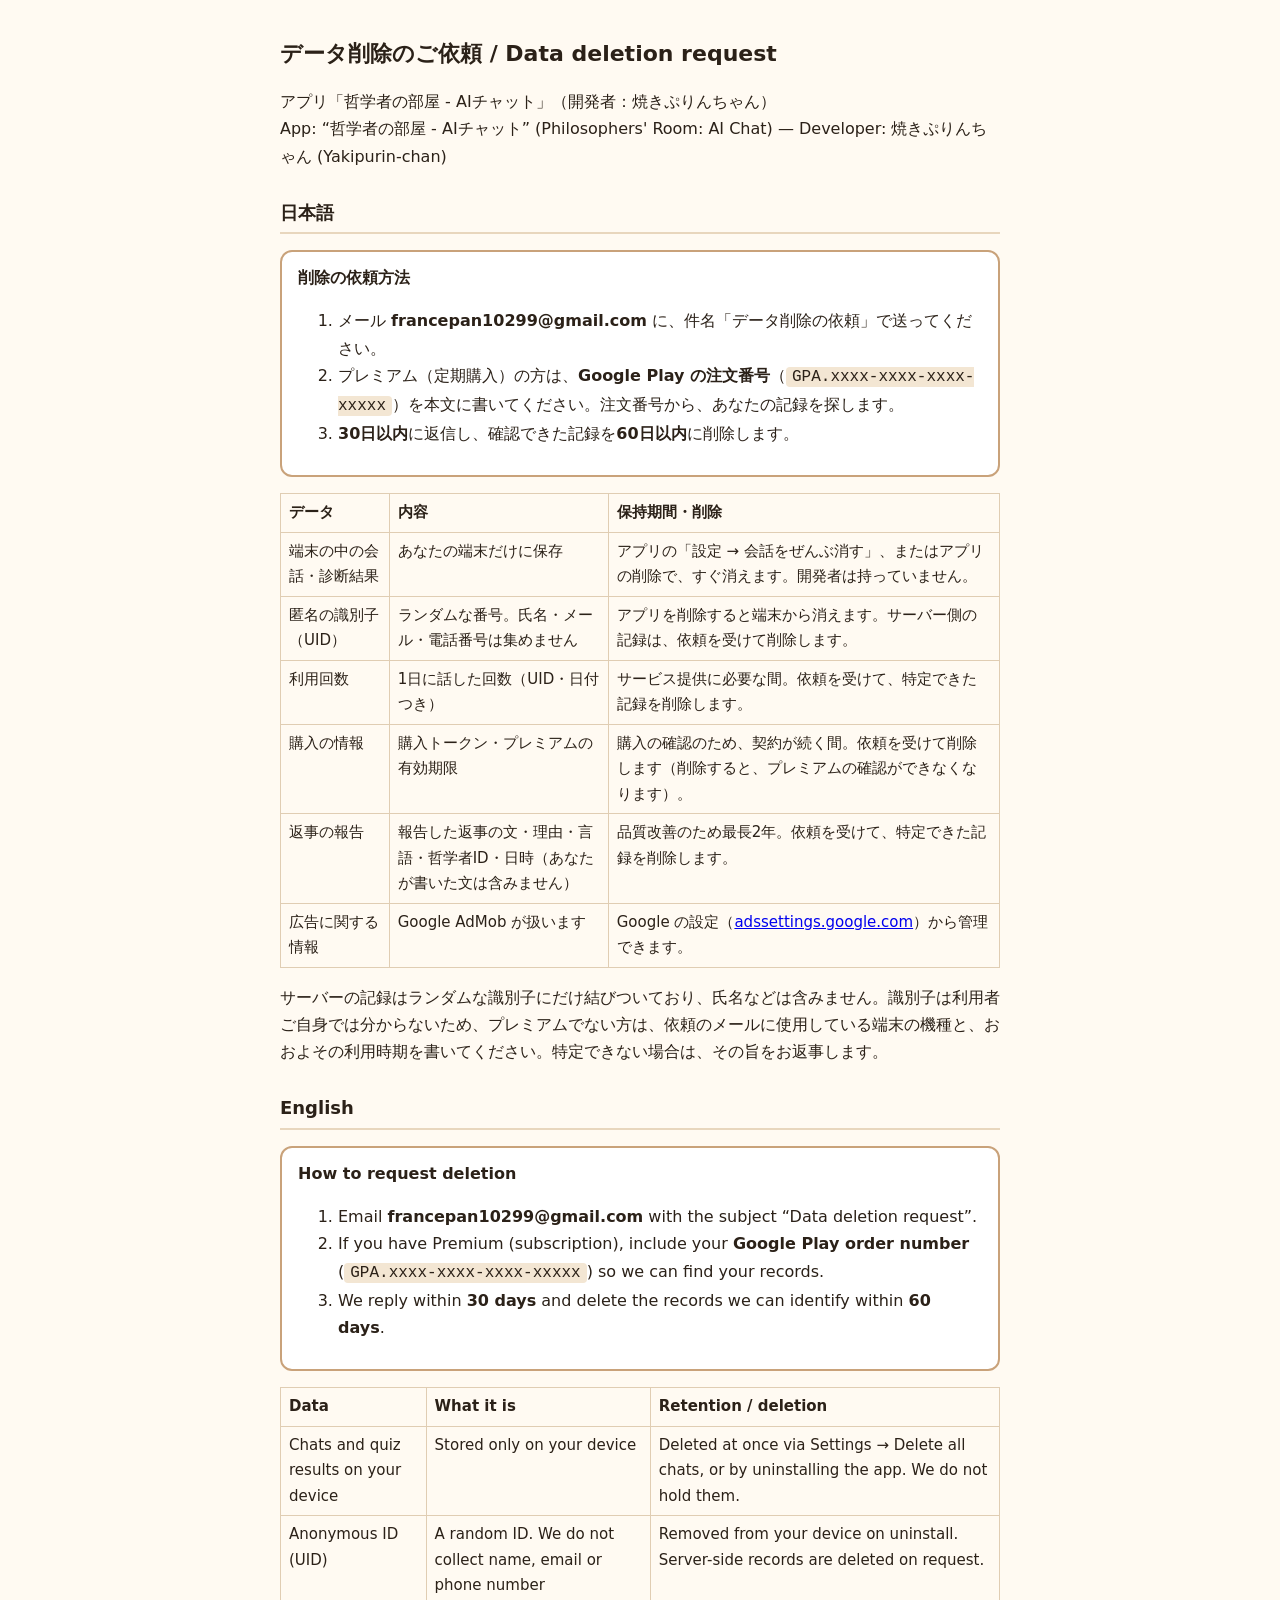
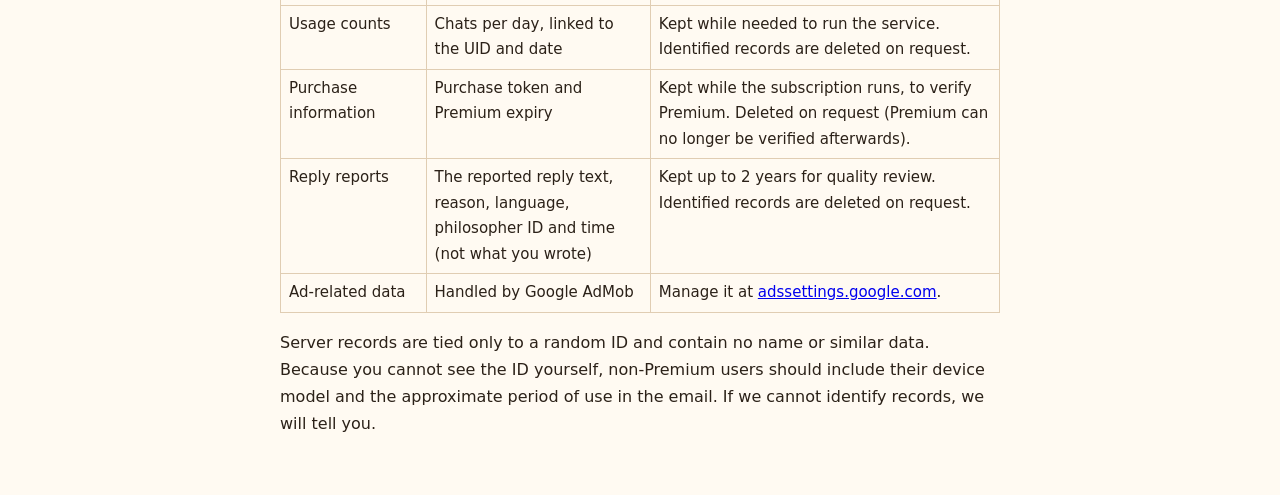
<file: tetsugaku-delete-1.html>
<!doctype html><html lang="ja"><head><meta charset="utf-8"><meta name="viewport" content="width=device-width,initial-scale=1"><title>データ削除のご依頼 / Data deletion request – 哲学者の部屋</title>
<style>body{font:16px/1.7 system-ui,"Hiragino Sans","Noto Sans JP",sans-serif;max-width:720px;margin:0 auto;padding:20px 16px 48px;color:#2b2118;background:#fffaf2}h1{font-size:22px}h2{font-size:18px;margin-top:28px;border-bottom:2px solid #e8d6bd;padding-bottom:4px}.box{background:#fff;border:2px solid #c9a27a;border-radius:12px;padding:12px 16px;margin:16px 0}code{background:#f3e6d3;padding:1px 6px;border-radius:4px}table{border-collapse:collapse;width:100%;font-size:15px}td,th{border:1px solid #e0cdb3;padding:6px 8px;text-align:left;vertical-align:top}</style></head><body>
<h1>データ削除のご依頼 / Data deletion request</h1>
<p>アプリ「哲学者の部屋 - AIチャット」（開発者：焼きぷりんちゃん）<br>App: “哲学者の部屋 - AIチャット” (Philosophers' Room: AI Chat) — Developer: 焼きぷりんちゃん (Yakipurin-chan)</p>

<h2>日本語</h2>
<div class="box"><b>削除の依頼方法</b><ol>
<li>メール <b>francepan10299@gmail.com</b> に、件名「データ削除の依頼」で送ってください。</li>
<li>プレミアム（定期購入）の方は、<b>Google Play の注文番号</b>（<code>GPA.xxxx-xxxx-xxxx-xxxxx</code>）を本文に書いてください。注文番号から、あなたの記録を探します。</li>
<li><b>30日以内</b>に返信し、確認できた記録を<b>60日以内</b>に削除します。</li></ol></div>
<table><tr><th>データ</th><th>内容</th><th>保持期間・削除</th></tr>
<tr><td>端末の中の会話・診断結果</td><td>あなたの端末だけに保存</td><td>アプリの「設定 → 会話をぜんぶ消す」、またはアプリの削除で、すぐ消えます。開発者は持っていません。</td></tr>
<tr><td>匿名の識別子（UID）</td><td>ランダムな番号。氏名・メール・電話番号は集めません</td><td>アプリを削除すると端末から消えます。サーバー側の記録は、依頼を受けて削除します。</td></tr>
<tr><td>利用回数</td><td>1日に話した回数（UID・日付つき）</td><td>サービス提供に必要な間。依頼を受けて、特定できた記録を削除します。</td></tr>
<tr><td>購入の情報</td><td>購入トークン・プレミアムの有効期限</td><td>購入の確認のため、契約が続く間。依頼を受けて削除します（削除すると、プレミアムの確認ができなくなります）。</td></tr>
<tr><td>返事の報告</td><td>報告した返事の文・理由・言語・哲学者ID・日時（あなたが書いた文は含みません）</td><td>品質改善のため最長2年。依頼を受けて、特定できた記録を削除します。</td></tr>
<tr><td>広告に関する情報</td><td>Google AdMob が扱います</td><td>Google の設定（<a href="https://adssettings.google.com/">adssettings.google.com</a>）から管理できます。</td></tr></table>
<p>サーバーの記録はランダムな識別子にだけ結びついており、氏名などは含みません。識別子は利用者ご自身では分からないため、プレミアムでない方は、依頼のメールに使用している端末の機種と、おおよその利用時期を書いてください。特定できない場合は、その旨をお返事します。</p>

<h2>English</h2>
<div class="box"><b>How to request deletion</b><ol>
<li>Email <b>francepan10299@gmail.com</b> with the subject “Data deletion request”.</li>
<li>If you have Premium (subscription), include your <b>Google Play order number</b> (<code>GPA.xxxx-xxxx-xxxx-xxxxx</code>) so we can find your records.</li>
<li>We reply within <b>30 days</b> and delete the records we can identify within <b>60 days</b>.</li></ol></div>
<table><tr><th>Data</th><th>What it is</th><th>Retention / deletion</th></tr>
<tr><td>Chats and quiz results on your device</td><td>Stored only on your device</td><td>Deleted at once via Settings → Delete all chats, or by uninstalling the app. We do not hold them.</td></tr>
<tr><td>Anonymous ID (UID)</td><td>A random ID. We do not collect name, email or phone number</td><td>Removed from your device on uninstall. Server-side records are deleted on request.</td></tr>
<tr><td>Usage counts</td><td>Chats per day, linked to the UID and date</td><td>Kept while needed to run the service. Identified records are deleted on request.</td></tr>
<tr><td>Purchase information</td><td>Purchase token and Premium expiry</td><td>Kept while the subscription runs, to verify Premium. Deleted on request (Premium can no longer be verified afterwards).</td></tr>
<tr><td>Reply reports</td><td>The reported reply text, reason, language, philosopher ID and time (not what you wrote)</td><td>Kept up to 2 years for quality review. Identified records are deleted on request.</td></tr>
<tr><td>Ad-related data</td><td>Handled by Google AdMob</td><td>Manage it at <a href="https://adssettings.google.com/">adssettings.google.com</a>.</td></tr></table>
<p>Server records are tied only to a random ID and contain no name or similar data. Because you cannot see the ID yourself, non-Premium users should include their device model and the approximate period of use in the email. If we cannot identify records, we will tell you.</p>
</body></html>
</file>
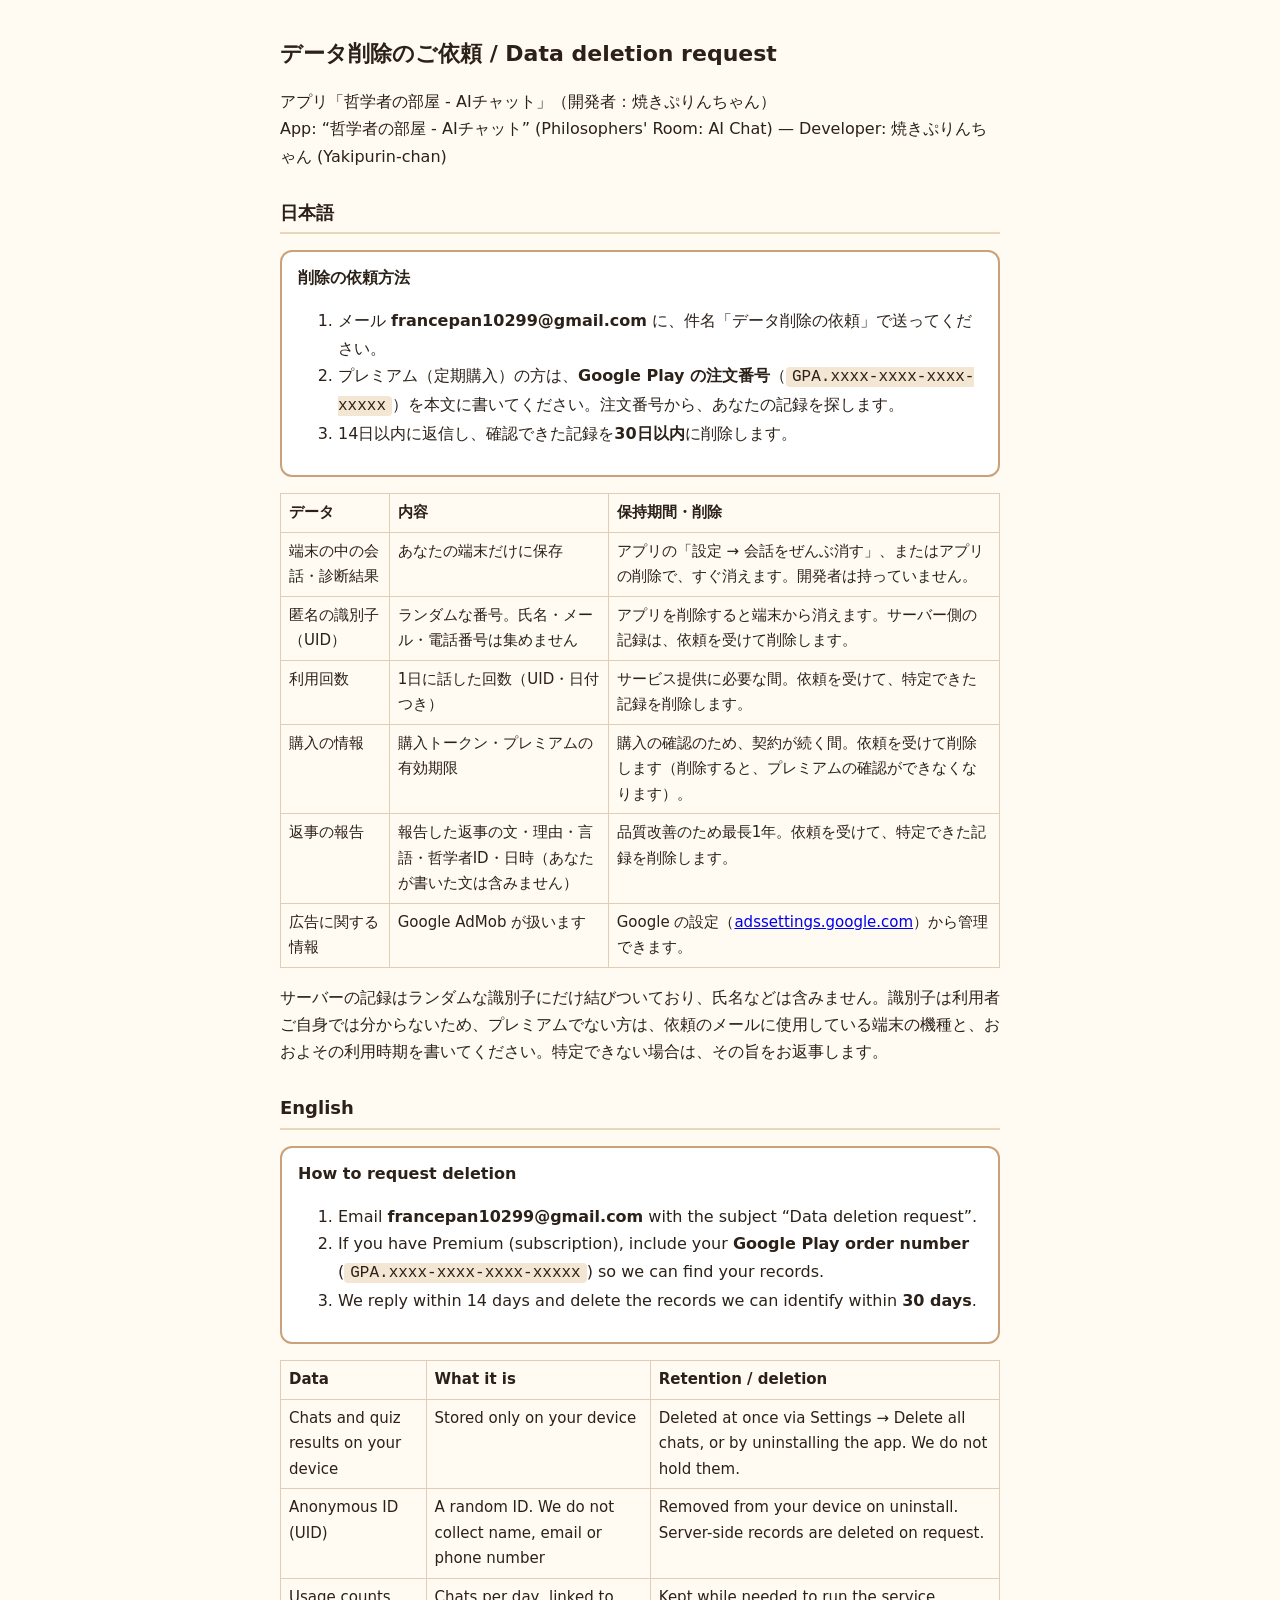
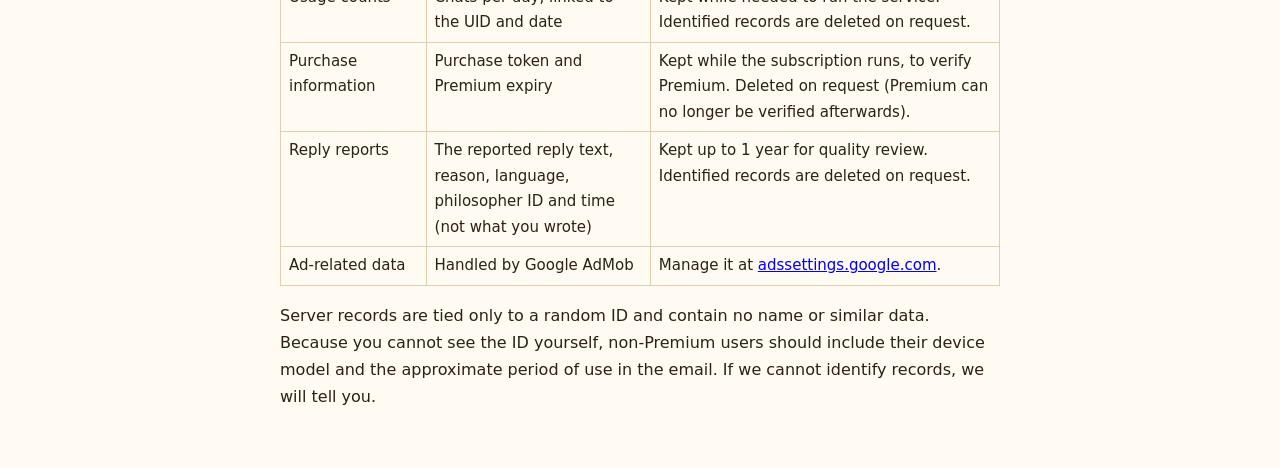
<file: tetsugaku-delete.html>
<!doctype html><html lang="ja"><head><meta charset="utf-8"><meta name="viewport" content="width=device-width,initial-scale=1"><title>データ削除のご依頼 / Data deletion request – 哲学者の部屋</title>
<style>body{font:16px/1.7 system-ui,"Hiragino Sans","Noto Sans JP",sans-serif;max-width:720px;margin:0 auto;padding:20px 16px 48px;color:#2b2118;background:#fffaf2}h1{font-size:22px}h2{font-size:18px;margin-top:28px;border-bottom:2px solid #e8d6bd;padding-bottom:4px}.box{background:#fff;border:2px solid #c9a27a;border-radius:12px;padding:12px 16px;margin:16px 0}code{background:#f3e6d3;padding:1px 6px;border-radius:4px}table{border-collapse:collapse;width:100%;font-size:15px}td,th{border:1px solid #e0cdb3;padding:6px 8px;text-align:left;vertical-align:top}</style></head><body>
<h1>データ削除のご依頼 / Data deletion request</h1>
<p>アプリ「哲学者の部屋 - AIチャット」（開発者：焼きぷりんちゃん）<br>App: “哲学者の部屋 - AIチャット” (Philosophers' Room: AI Chat) — Developer: 焼きぷりんちゃん (Yakipurin-chan)</p>

<h2>日本語</h2>
<div class="box"><b>削除の依頼方法</b><ol>
<li>メール <b>francepan10299@gmail.com</b> に、件名「データ削除の依頼」で送ってください。</li>
<li>プレミアム（定期購入）の方は、<b>Google Play の注文番号</b>（<code>GPA.xxxx-xxxx-xxxx-xxxxx</code>）を本文に書いてください。注文番号から、あなたの記録を探します。</li>
<li>14日以内に返信し、確認できた記録を<b>30日以内</b>に削除します。</li></ol></div>
<table><tr><th>データ</th><th>内容</th><th>保持期間・削除</th></tr>
<tr><td>端末の中の会話・診断結果</td><td>あなたの端末だけに保存</td><td>アプリの「設定 → 会話をぜんぶ消す」、またはアプリの削除で、すぐ消えます。開発者は持っていません。</td></tr>
<tr><td>匿名の識別子（UID）</td><td>ランダムな番号。氏名・メール・電話番号は集めません</td><td>アプリを削除すると端末から消えます。サーバー側の記録は、依頼を受けて削除します。</td></tr>
<tr><td>利用回数</td><td>1日に話した回数（UID・日付つき）</td><td>サービス提供に必要な間。依頼を受けて、特定できた記録を削除します。</td></tr>
<tr><td>購入の情報</td><td>購入トークン・プレミアムの有効期限</td><td>購入の確認のため、契約が続く間。依頼を受けて削除します（削除すると、プレミアムの確認ができなくなります）。</td></tr>
<tr><td>返事の報告</td><td>報告した返事の文・理由・言語・哲学者ID・日時（あなたが書いた文は含みません）</td><td>品質改善のため最長1年。依頼を受けて、特定できた記録を削除します。</td></tr>
<tr><td>広告に関する情報</td><td>Google AdMob が扱います</td><td>Google の設定（<a href="https://adssettings.google.com/">adssettings.google.com</a>）から管理できます。</td></tr></table>
<p>サーバーの記録はランダムな識別子にだけ結びついており、氏名などは含みません。識別子は利用者ご自身では分からないため、プレミアムでない方は、依頼のメールに使用している端末の機種と、おおよその利用時期を書いてください。特定できない場合は、その旨をお返事します。</p>

<h2>English</h2>
<div class="box"><b>How to request deletion</b><ol>
<li>Email <b>francepan10299@gmail.com</b> with the subject “Data deletion request”.</li>
<li>If you have Premium (subscription), include your <b>Google Play order number</b> (<code>GPA.xxxx-xxxx-xxxx-xxxxx</code>) so we can find your records.</li>
<li>We reply within 14 days and delete the records we can identify within <b>30 days</b>.</li></ol></div>
<table><tr><th>Data</th><th>What it is</th><th>Retention / deletion</th></tr>
<tr><td>Chats and quiz results on your device</td><td>Stored only on your device</td><td>Deleted at once via Settings → Delete all chats, or by uninstalling the app. We do not hold them.</td></tr>
<tr><td>Anonymous ID (UID)</td><td>A random ID. We do not collect name, email or phone number</td><td>Removed from your device on uninstall. Server-side records are deleted on request.</td></tr>
<tr><td>Usage counts</td><td>Chats per day, linked to the UID and date</td><td>Kept while needed to run the service. Identified records are deleted on request.</td></tr>
<tr><td>Purchase information</td><td>Purchase token and Premium expiry</td><td>Kept while the subscription runs, to verify Premium. Deleted on request (Premium can no longer be verified afterwards).</td></tr>
<tr><td>Reply reports</td><td>The reported reply text, reason, language, philosopher ID and time (not what you wrote)</td><td>Kept up to 1 year for quality review. Identified records are deleted on request.</td></tr>
<tr><td>Ad-related data</td><td>Handled by Google AdMob</td><td>Manage it at <a href="https://adssettings.google.com/">adssettings.google.com</a>.</td></tr></table>
<p>Server records are tied only to a random ID and contain no name or similar data. Because you cannot see the ID yourself, non-Premium users should include their device model and the approximate period of use in the email. If we cannot identify records, we will tell you.</p>
</body></html>
</file>
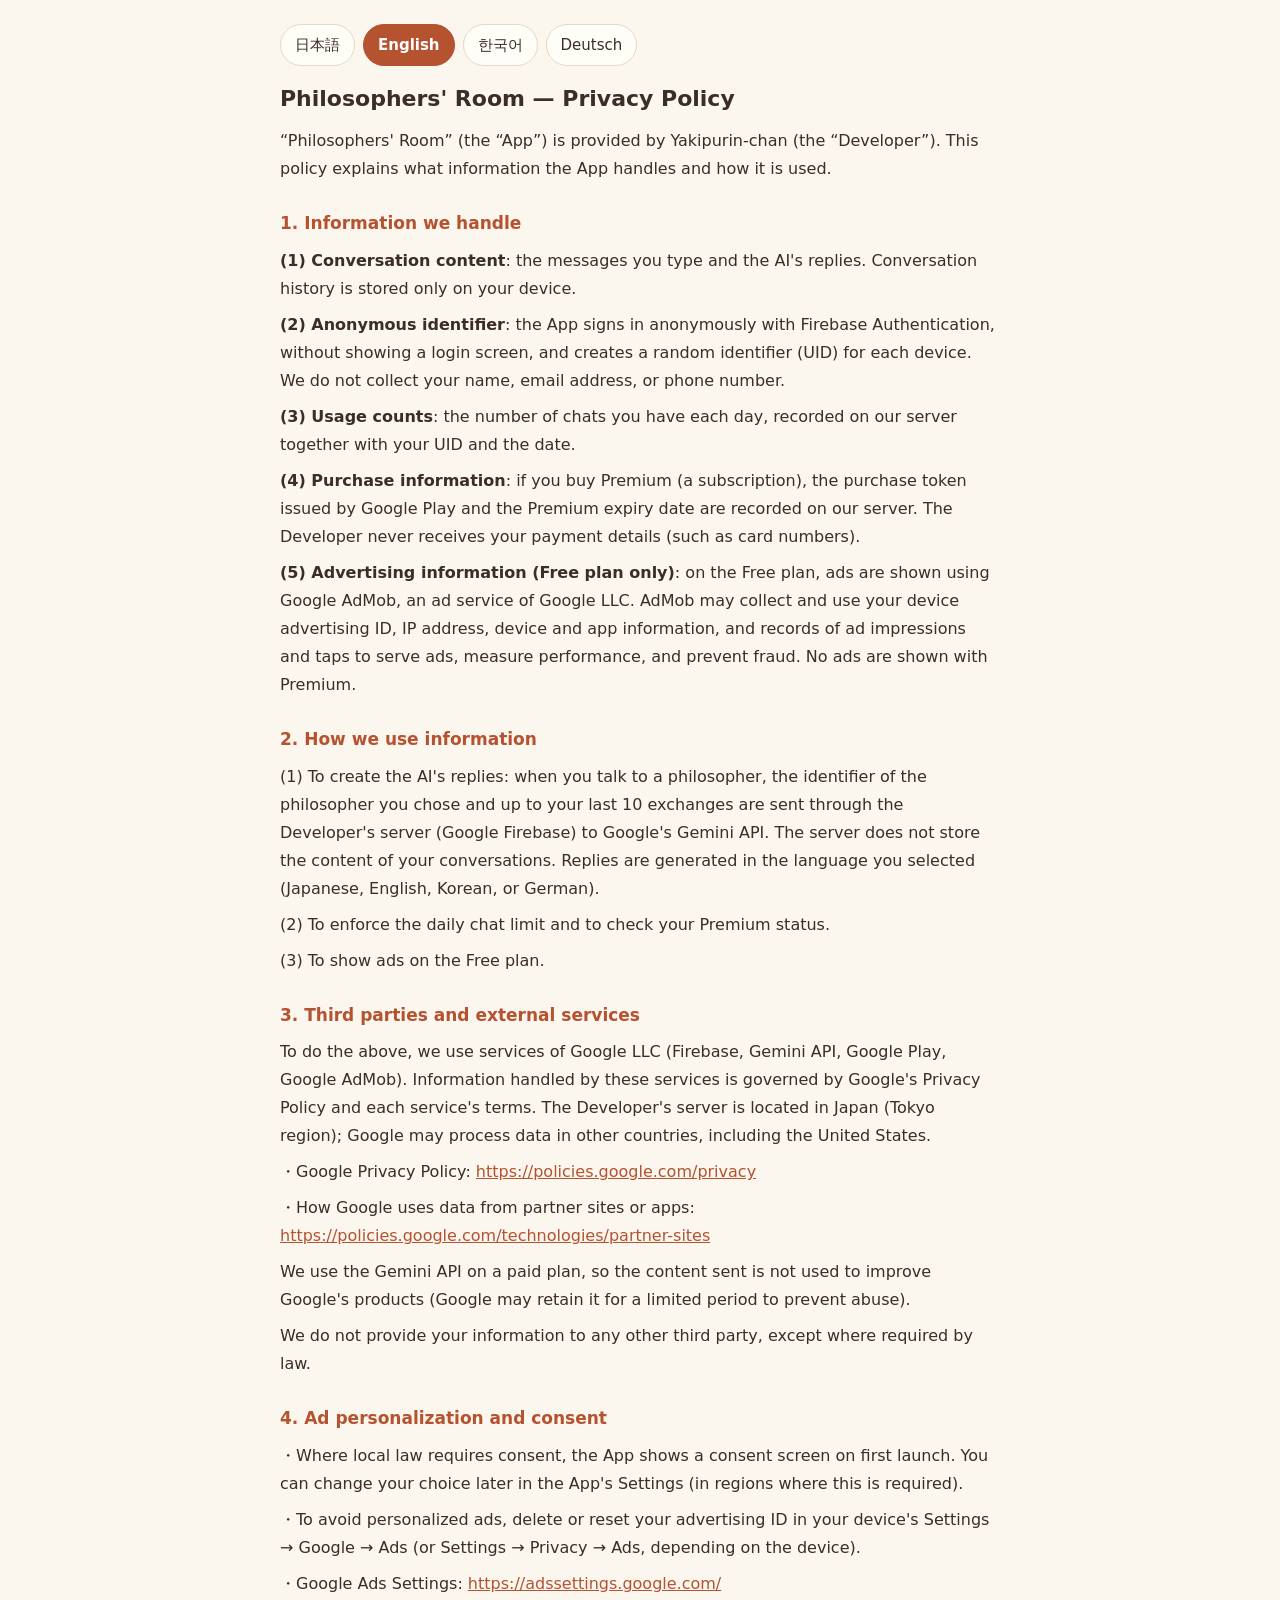
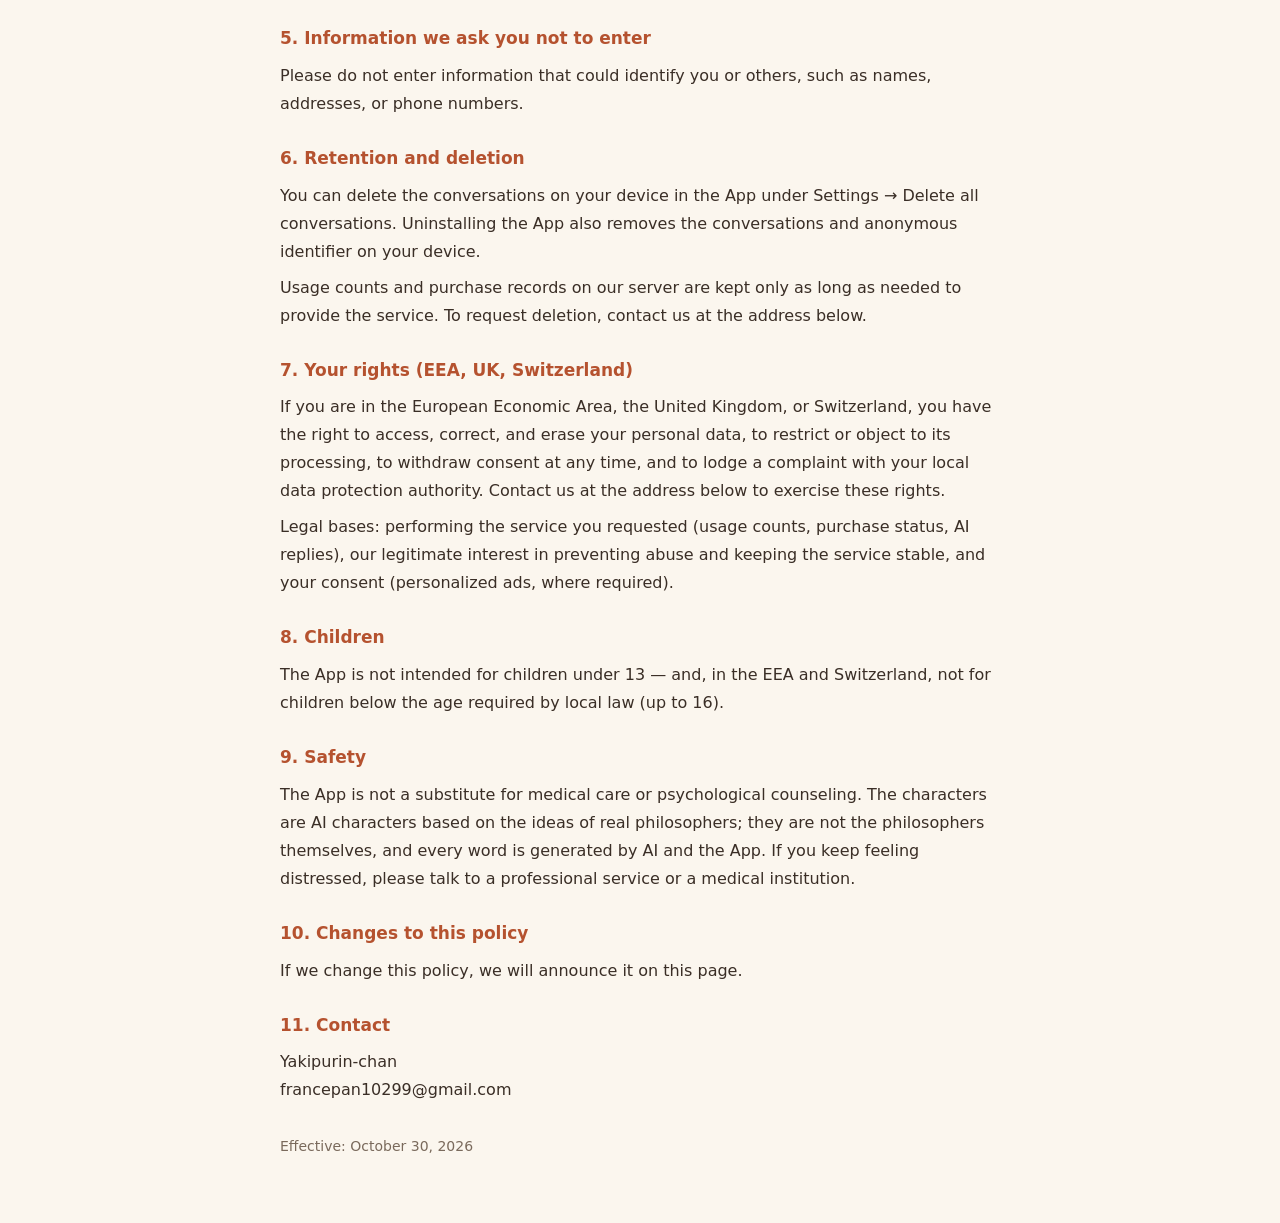
<file: tetsugaku-privacy-1.html>
<!doctype html>
<html lang="ja"><head><meta charset="utf-8"><meta name="viewport" content="width=device-width,initial-scale=1">
<title>Privacy Policy — Philosophers' Room</title>
<style>
:root{--bg:#fbf6ee;--fg:#3a2e26;--sub:#7a6a5c;--line:#e6d9c6;--acc:#b5522f;--card:#fffdf8}
@media (prefers-color-scheme:dark){:root{--bg:#1d1814;--fg:#eee3d6;--sub:#b9a995;--line:#3a3028;--acc:#e08a63;--card:#262019}}
html{-webkit-text-size-adjust:100%}body{margin:0;background:var(--bg);color:var(--fg);font:16px/1.75 system-ui,-apple-system,"Hiragino Sans","Noto Sans JP","Noto Sans KR",sans-serif}
main{max-width:720px;margin:0 auto;padding:20px 18px 56px}
nav{display:flex;gap:8px;flex-wrap:wrap;margin:4px 0 18px}nav a{padding:7px 14px;border:1px solid var(--line);border-radius:999px;color:var(--fg);text-decoration:none;background:var(--card);font-size:15px}nav a.on{background:var(--acc);border-color:var(--acc);color:#fff;font-weight:700}
h1{font-size:22px;line-height:1.4;margin:6px 0 12px;text-wrap:balance}h2{font-size:17px;margin:26px 0 4px;color:var(--acc);text-wrap:balance}
p{margin:8px 0;overflow-wrap:anywhere}a{color:var(--acc)}.date{color:var(--sub);margin-top:30px;font-size:14px}
article{display:none}article.on{display:block}
</style></head><body><main>
<nav><a href="?lang=ja" data-t="ja">日本語</a><a href="?lang=en" data-t="en">English</a><a href="?lang=ko" data-t="ko">한국어</a><a href="?lang=de" data-t="de">Deutsch</a></nav>
<article lang="ja" data-l="ja"><h1>哲学者の部屋 プライバシーポリシー</h1><p>「哲学者の部屋」（以下「本アプリ」）は、焼きぷりんちゃん（以下「開発者」）が提供するアプリです。本アプリが扱う情報と、その使い道を次のとおり定めます。</p><h2>1. 取り扱う情報</h2><p><b>(1) 会話の内容</b>：あなたが入力したメッセージと、AIの返事です。会話の記録は、あなたの端末の中にだけ保存されます。</p><p><b>(2) 匿名の識別子</b>：本アプリは、ログイン画面を出さずに Firebase Authentication の匿名ログインを使い、端末ごとにランダムな識別子（UID）を作ります。氏名・メールアドレス・電話番号などは集めません。</p><p><b>(3) 利用回数</b>：1日に話した回数を、UIDと日付に結びつけてサーバーに記録します。</p><p><b>(4) 購入の情報</b>：プレミアム（定期購入）を購入した場合、Google Play が発行する購入トークンと、プレミアムの有効期限をサーバーに記録します。お支払い方法（カード番号など）を開発者が受け取ることはありません。</p><p><b>(5) 広告に関する情報（無料プランのみ）</b>：無料プランでは、Google LLC の広告配信サービス「Google AdMob」を利用して広告を表示します。AdMob は、広告の表示・効果の測定・不正の防止のために、端末の広告ID、IPアドレス、端末やアプリの情報、広告の表示・タップの記録などを収集・利用することがあります。プレミアムでは広告を表示しません。</p><h2>2. 情報の使い道</h2><p>(1) AIの返事を作るため：あなたが話しかけたとき、選んだ哲学者の識別子と直近10往復までの会話を、開発者のサーバー（Google の Firebase）を通して Google の Gemini API に送ります。サーバーは会話の内容を保存しません。AIの返事は、日本語・英語・韓国語・ドイツ語のうち、あなたが選んだ言語で作られます。</p><p>(2) 1日の利用回数の上限を守るため、およびプレミアムの状態を確かめるため。</p><p>(3) 無料プランで広告を表示するため。</p><h2>3. 第三者への提供・外部サービス</h2><p>上記の処理のため、Google LLC のサービス（Firebase、Gemini API、Google Play、Google AdMob）を利用します。これらのサービスでの情報の扱いは、Google のプライバシーポリシーと各サービスの規約に従います。開発者のサーバーは日本（東京リージョン）にあり、Google による処理は、日本以外の国（米国など）で行われることがあります。</p><p>・Google のプライバシーポリシー：<a href="https://policies.google.com/privacy">https://policies.google.com/privacy</a></p><p>・Google のパートナーのサイトやアプリでのデータの使用：<a href="https://policies.google.com/technologies/partner-sites">https://policies.google.com/technologies/partner-sites</a></p><p>Gemini API は有料プランで利用しており、送られた内容が Google の製品改善に使われることはありません（不正利用の防止のため、Google が一定期間保持する場合があります）。</p><p>法令にもとづく場合を除き、これ以外の第三者に情報を提供することはありません。</p><h2>4. 広告のカスタマイズと同意</h2><p>・地域の法令で同意が必要な場合、本アプリは初回に同意の画面を表示します。同意の内容は、アプリの「設定」からあとで変更できます（変更が必要な地域の場合）。</p><p>・パーソナライズ広告を使わないようにするには、端末の「設定 → Google → 広告」（機種により「設定 → プライバシー → 広告」）で、広告IDを削除またはリセットしてください。</p><p>・Google の広告設定：<a href="https://adssettings.google.com/">https://adssettings.google.com/</a></p><h2>5. 入力しないでほしい情報</h2><p>氏名・住所・電話番号など、あなたや他の人が特定できる情報は入力しないでください。</p><h2>6. 保存期間と情報の削除</h2><p>端末の会話は、アプリの「設定 → 会話をぜんぶ消す」で削除できます。アプリを削除すると、端末の会話と匿名の識別子も消えます。</p><p>サーバーの利用回数・購入の記録は、サービスの提供に必要な間だけ保存します。削除を希望する場合は、下記の連絡先にご連絡ください。</p><h2>7. 欧州経済領域（EEA）・英国・スイスにいる方の権利</h2><p>EEA・英国・スイスにお住まいの方は、ご自身の個人データについて、開示・訂正・削除を求める権利、処理の制限や異議を申し立てる権利、同意をいつでも撤回する権利、お住まいの地域のデータ保護当局に苦情を申し立てる権利があります。権利の行使は、下記の連絡先までご連絡ください。</p><p>処理の法的根拠：ご依頼いただいたサービスの提供（利用回数・購入状況・AIの返事）、不正の防止とサービスの安定運用という正当な利益、およびあなたの同意（パーソナライズ広告。同意が必要な地域のみ）。</p><h2>8. 子どもの利用について</h2><p>本アプリは13歳未満の子どもを対象としていません。EEA・英国・スイスでは、16歳未満の子どもも対象としていません。</p><h2>9. 安全について</h2><p>本アプリは医療・心理カウンセリングの代わりではありません。登場するのは、実在した哲学者の思想をもとにしたAIキャラクターで、本人ではなく、言葉はすべてAIとアプリが作ったものです。つらい気持ちが続くときは、専門の窓口や医療機関に相談してください。</p><h2>10. このポリシーの変更</h2><p>内容を変更する場合は、このページで知らせます。</p><h2>11. お問い合わせ</h2><p>焼きぷりんちゃん<br>francepan10299@gmail.com</p><p class="date">制定日：2026年10月30日</p></article>
<article lang="en" data-l="en"><h1>Philosophers' Room — Privacy Policy</h1><p>“Philosophers' Room” (the “App”) is provided by Yakipurin-chan (the “Developer”). This policy explains what information the App handles and how it is used.</p><h2>1. Information we handle</h2><p><b>(1) Conversation content</b>: the messages you type and the AI's replies. Conversation history is stored only on your device.</p><p><b>(2) Anonymous identifier</b>: the App signs in anonymously with Firebase Authentication, without showing a login screen, and creates a random identifier (UID) for each device. We do not collect your name, email address, or phone number.</p><p><b>(3) Usage counts</b>: the number of chats you have each day, recorded on our server together with your UID and the date.</p><p><b>(4) Purchase information</b>: if you buy Premium (a subscription), the purchase token issued by Google Play and the Premium expiry date are recorded on our server. The Developer never receives your payment details (such as card numbers).</p><p><b>(5) Advertising information (Free plan only)</b>: on the Free plan, ads are shown using Google AdMob, an ad service of Google LLC. AdMob may collect and use your device advertising ID, IP address, device and app information, and records of ad impressions and taps to serve ads, measure performance, and prevent fraud. No ads are shown with Premium.</p><h2>2. How we use information</h2><p>(1) To create the AI's replies: when you talk to a philosopher, the identifier of the philosopher you chose and up to your last 10 exchanges are sent through the Developer's server (Google Firebase) to Google's Gemini API. The server does not store the content of your conversations. Replies are generated in the language you selected (Japanese, English, Korean, or German).</p><p>(2) To enforce the daily chat limit and to check your Premium status.</p><p>(3) To show ads on the Free plan.</p><h2>3. Third parties and external services</h2><p>To do the above, we use services of Google LLC (Firebase, Gemini API, Google Play, Google AdMob). Information handled by these services is governed by Google's Privacy Policy and each service's terms. The Developer's server is located in Japan (Tokyo region); Google may process data in other countries, including the United States.</p><p>・Google Privacy Policy: <a href="https://policies.google.com/privacy">https://policies.google.com/privacy</a></p><p>・How Google uses data from partner sites or apps: <a href="https://policies.google.com/technologies/partner-sites">https://policies.google.com/technologies/partner-sites</a></p><p>We use the Gemini API on a paid plan, so the content sent is not used to improve Google's products (Google may retain it for a limited period to prevent abuse).</p><p>We do not provide your information to any other third party, except where required by law.</p><h2>4. Ad personalization and consent</h2><p>・Where local law requires consent, the App shows a consent screen on first launch. You can change your choice later in the App's Settings (in regions where this is required).</p><p>・To avoid personalized ads, delete or reset your advertising ID in your device's Settings → Google → Ads (or Settings → Privacy → Ads, depending on the device).</p><p>・Google Ads Settings: <a href="https://adssettings.google.com/">https://adssettings.google.com/</a></p><h2>5. Information we ask you not to enter</h2><p>Please do not enter information that could identify you or others, such as names, addresses, or phone numbers.</p><h2>6. Retention and deletion</h2><p>You can delete the conversations on your device in the App under Settings → Delete all conversations. Uninstalling the App also removes the conversations and anonymous identifier on your device.</p><p>Usage counts and purchase records on our server are kept only as long as needed to provide the service. To request deletion, contact us at the address below.</p><h2>7. Your rights (EEA, UK, Switzerland)</h2><p>If you are in the European Economic Area, the United Kingdom, or Switzerland, you have the right to access, correct, and erase your personal data, to restrict or object to its processing, to withdraw consent at any time, and to lodge a complaint with your local data protection authority. Contact us at the address below to exercise these rights.</p><p>Legal bases: performing the service you requested (usage counts, purchase status, AI replies), our legitimate interest in preventing abuse and keeping the service stable, and your consent (personalized ads, where required).</p><h2>8. Children</h2><p>The App is not intended for children under 13 — and, in the EEA and Switzerland, not for children below the age required by local law (up to 16).</p><h2>9. Safety</h2><p>The App is not a substitute for medical care or psychological counseling. The characters are AI characters based on the ideas of real philosophers; they are not the philosophers themselves, and every word is generated by AI and the App. If you keep feeling distressed, please talk to a professional service or a medical institution.</p><h2>10. Changes to this policy</h2><p>If we change this policy, we will announce it on this page.</p><h2>11. Contact</h2><p>Yakipurin-chan<br>francepan10299@gmail.com</p><p class="date">Effective: October 30, 2026</p></article>
<article lang="ko" data-l="ko"><h1>철학자의 방 개인정보 처리방침</h1><p>'철학자의 방'(이하 '앱')은 야키푸린짱(이하 '개발자')이 제공하는 앱입니다. 앱이 다루는 정보와 그 사용 목적을 다음과 같이 정합니다.</p><h2>1. 처리하는 개인정보</h2><p><b>(1) 대화 내용</b>: 입력하신 메시지와 AI의 답변입니다. 대화 기록은 사용자의 기기 안에만 저장됩니다.</p><p><b>(2) 익명 식별자</b>: 앱은 로그인 화면 없이 Firebase Authentication의 익명 로그인을 사용해 기기마다 무작위 식별자(UID)를 만듭니다. 이름·이메일 주소·전화번호 등은 수집하지 않습니다.</p><p><b>(3) 이용 횟수</b>: 하루에 대화한 횟수를 UID와 날짜에 연결해 서버에 기록합니다.</p><p><b>(4) 구매 정보</b>: 프리미엄(정기 구독)을 구매하면 Google Play가 발급한 구매 토큰과 프리미엄 만료일을 서버에 기록합니다. 결제 수단(카드 번호 등)은 개발자가 받지 않습니다.</p><p><b>(5) 광고 관련 정보(무료 요금제만 해당)</b>: 무료 요금제에서는 Google LLC의 광고 서비스 'Google AdMob'으로 광고를 표시합니다. AdMob은 광고 표시, 효과 측정, 부정 사용 방지를 위해 기기의 광고 ID, IP 주소, 기기 및 앱 정보, 광고 노출·클릭 기록 등을 수집·이용할 수 있습니다. 프리미엄에서는 광고가 표시되지 않습니다.</p><h2>2. 개인정보의 이용 목적</h2><p>(1) AI의 답변을 만들기 위해: 말을 걸면 선택한 철학자의 식별자와 최근 10번까지 주고받은 대화를 개발자의 서버(Google Firebase)를 거쳐 Google의 Gemini API로 보냅니다. 서버는 대화 내용을 저장하지 않습니다. AI의 답변은 일본어·영어·한국어·독일어 중 선택하신 언어로 만들어집니다.</p><p>(2) 하루 이용 횟수 한도를 지키고 프리미엄 상태를 확인하기 위해.</p><p>(3) 무료 요금제에서 광고를 표시하기 위해.</p><h2>3. 제3자 제공 및 외부 서비스, 개인정보의 국외 이전</h2><p>위 처리를 위해 Google LLC의 서비스(Firebase, Gemini API, Google Play, Google AdMob)를 이용합니다. 이 서비스에서의 정보 처리는 Google의 개인정보처리방침과 각 서비스의 약관을 따릅니다.</p><p><b>국외 이전 고지</b>: ① 이전받는 자: Google LLC(연락처는 Google 개인정보처리방침의 문의처 참조) ② 이전되는 국가: 일본(개발자의 서버, 도쿄 리전), 미국 등 Google의 처리 시설이 있는 국가 ③ 이전 일시 및 방법: 서비스를 이용할 때마다 네트워크를 통해 전송 ④ 이전 항목: 익명 식별자(UID), 선택한 철학자와 최근 대화 내용, 이용 횟수, 구매 토큰 및 만료일, 광고 관련 정보 ⑤ 이전 목적: AI 답변 생성, 이용 횟수 관리, 구독 확인, 광고 표시 ⑥ 보유·이용 기간: 서비스 제공에 필요한 기간(대화 내용은 서버에 저장하지 않음) ⑦ 거부 방법 및 거부의 효과: 앱을 삭제하거나 아래 연락처로 문의해 주세요. 다만 이전을 거부하면 AI 대화 기능을 이용할 수 없습니다.</p><p>· Google 개인정보처리방침: <a href="https://policies.google.com/privacy">https://policies.google.com/privacy</a></p><p>· Google 파트너 사이트 및 앱의 데이터 사용: <a href="https://policies.google.com/technologies/partner-sites">https://policies.google.com/technologies/partner-sites</a></p><p>Gemini API는 유료 요금제로 이용하므로, 전송된 내용이 Google 제품 개선에 사용되지 않습니다(부정 사용 방지를 위해 Google이 일정 기간 보관할 수 있습니다).</p><p>법령에 따른 경우를 제외하고, 위 외의 제3자에게 정보를 제공하지 않습니다.</p><h2>4. 광고 맞춤 설정과 동의</h2><p>· 지역의 법령에 따라 동의가 필요한 경우, 앱은 처음 실행할 때 동의 화면을 표시합니다. 동의 내용은 앱의 '설정'에서 나중에 변경할 수 있습니다(변경이 필요한 지역인 경우).</p><p>· 맞춤 광고를 쓰지 않으려면 기기의 '설정 → Google → 광고'(기종에 따라 '설정 → 개인정보 보호 → 광고')에서 광고 ID를 삭제하거나 재설정해 주세요.</p><p>· Google 광고 설정: <a href="https://adssettings.google.com/">https://adssettings.google.com/</a></p><h2>5. 입력하지 말아 주세요</h2><p>이름·주소·전화번호 등 본인이나 다른 사람을 알아볼 수 있는 정보는 입력하지 말아 주세요.</p><h2>6. 보유 기간과 개인정보의 파기</h2><p>기기의 대화는 앱의 '설정 → 대화 모두 삭제'에서 삭제할 수 있습니다. 앱을 삭제하면 기기의 대화와 익명 식별자도 지워집니다.</p><p>서버의 이용 횟수·구매 기록은 서비스 제공에 필요한 기간 동안만 보관합니다. 삭제(파기)를 원하시면 아래 연락처로 문의해 주세요.</p><h2>7. 정보주체의 권리</h2><p>정보주체는 자신의 개인정보에 대해 열람, 정정·삭제, 처리 정지를 요구하거나 동의를 철회할 수 있으며, 아래 연락처로 요청할 수 있습니다.</p><h2>8. 아동의 이용</h2><p>이 앱은 만 14세 미만 아동을 대상으로 하지 않습니다.</p><h2>9. 안전에 대하여</h2><p>이 앱은 의료나 심리 상담을 대신하지 않습니다. 등장하는 인물은 실존했던 철학자의 사상을 바탕으로 한 AI 캐릭터이며 본인이 아니고, 모든 말은 AI와 앱이 만든 것입니다. 힘든 마음이 계속될 때는 전문 상담 기관이나 의료기관에 상담해 주세요.</p><h2>10. 방침의 변경</h2><p>내용을 변경할 경우 이 페이지에서 알려 드립니다.</p><h2>11. 개인정보 보호책임자 및 문의</h2><p>개인정보 보호책임자: 야키푸린짱(개발자 본인)<br>francepan10299@gmail.com</p><p class="date">시행일: 2026년 10월 30일</p></article>
<article lang="de" data-l="de"><h1>Raum der Philosophen – Datenschutzerklärung</h1><p>„Raum der Philosophen“ (die „App“) wird von Yakipurin-chan (der „Entwickler“) bereitgestellt. Diese Erklärung beschreibt, welche Informationen die App verarbeitet und wofür sie verwendet werden.</p><h2>1. Welche Informationen wir verarbeiten</h2><p><b>(1) Gesprächsinhalte</b>: die Nachrichten, die du eingibst, und die Antworten der KI. Der Gesprächsverlauf wird nur auf deinem Gerät gespeichert.</p><p><b>(2) Anonyme Kennung</b>: Die App meldet sich ohne Anmeldebildschirm anonym über Firebase Authentication an und erzeugt für jedes Gerät eine zufällige Kennung (UID). Name, E-Mail-Adresse oder Telefonnummer erheben wir nicht.</p><p><b>(3) Nutzungszähler</b>: Die Zahl deiner Chats pro Tag wird zusammen mit deiner UID und dem Datum auf unserem Server gespeichert.</p><p><b>(4) Kaufinformationen</b>: Wenn du Premium (ein Abonnement) kaufst, speichern wir das von Google Play ausgestellte Kauf-Token und das Ablaufdatum von Premium auf unserem Server. Zahlungsdaten (z. B. Kartennummern) erhält der Entwickler nicht.</p><p><b>(5) Werbeinformationen (nur Gratis-Tarif)</b>: Im Gratis-Tarif wird Werbung über Google AdMob, einen Werbedienst von Google LLC, angezeigt. AdMob kann die Werbe-ID deines Geräts, die IP-Adresse, Geräte- und App-Informationen sowie Aufzeichnungen zu Anzeigen und Klicks erheben und nutzen, um Werbung auszuliefern, ihre Wirkung zu messen und Missbrauch zu verhindern. Mit Premium wird keine Werbung angezeigt.</p><h2>2. Wofür wir die Informationen verwenden</h2><p>(1) Um die Antworten der KI zu erzeugen: Wenn du mit einem Philosophen sprichst, werden die Kennung des gewählten Philosophen und deine letzten (bis zu 10) Wortwechsel über den Server des Entwicklers (Google Firebase) an die Gemini API von Google gesendet. Der Server speichert die Gesprächsinhalte nicht. Die Antworten werden in der von dir gewählten Sprache erzeugt (Japanisch, Englisch, Koreanisch oder Deutsch).</p><p>(2) Um die tägliche Chat-Grenze einzuhalten und deinen Premium-Status zu prüfen.</p><p>(3) Um im Gratis-Tarif Werbung anzuzeigen.</p><h2>3. Dritte und externe Dienste, Drittlandübermittlung</h2><p>Dafür nutzen wir Dienste von Google LLC (Firebase, Gemini API, Google Play, Google AdMob). Die Verarbeitung in diesen Diensten richtet sich nach der Datenschutzerklärung von Google und den Bedingungen des jeweiligen Dienstes. Der Server des Entwicklers befindet sich in Japan (Region Tokio); Google kann Daten auch in anderen Ländern verarbeiten, darunter die USA. Die Übermittlung in solche Länder erfolgt auf Grundlage der von Google bereitgestellten Garantien (z. B. Standardvertragsklauseln).</p><p>・Datenschutzerklärung von Google: <a href="https://policies.google.com/privacy">https://policies.google.com/privacy</a></p><p>・Wie Google Daten von Partner-Websites oder -Apps verwendet: <a href="https://policies.google.com/technologies/partner-sites">https://policies.google.com/technologies/partner-sites</a></p><p>Wir nutzen die Gemini API in einem kostenpflichtigen Tarif; die gesendeten Inhalte werden daher nicht zur Verbesserung von Google-Produkten verwendet (Google kann sie zur Missbrauchsprävention für begrenzte Zeit speichern).</p><p>Außer wenn das Gesetz es verlangt, geben wir deine Informationen nicht an weitere Dritte weiter.</p><h2>4. Personalisierte Werbung und Einwilligung</h2><p>・Wo das Recht eine Einwilligung verlangt, zeigt die App beim ersten Start einen Einwilligungsdialog. Deine Auswahl kannst du später in den Einstellungen der App ändern (in Regionen, in denen das erforderlich ist).</p><p>・Um keine personalisierte Werbung zu sehen, lösche oder setze die Werbe-ID zurück: Einstellungen → Google → Werbung (je nach Gerät Einstellungen → Datenschutz → Werbung).</p><p>・Google-Werbeeinstellungen: <a href="https://adssettings.google.com/">https://adssettings.google.com/</a></p><h2>5. Angaben, die du nicht eingeben solltest</h2><p>Bitte gib keine Informationen ein, die dich oder andere identifizieren könnten, etwa Namen, Adressen oder Telefonnummern.</p><h2>6. Speicherdauer und Löschung</h2><p>Die Gespräche auf deinem Gerät kannst du in der App unter Einstellungen → Alle Gespräche löschen entfernen. Wenn du die App deinstallierst, werden auch die Gespräche und die anonyme Kennung auf deinem Gerät gelöscht.</p><p>Nutzungszähler und Kaufaufzeichnungen auf unserem Server speichern wir nur so lange, wie es für den Dienst erforderlich ist. Für eine Löschung wende dich an die unten genannte Adresse.</p><h2>7. Deine Rechte und Rechtsgrundlagen (DSGVO)</h2><p>Du hast das Recht auf Auskunft, Berichtigung und Löschung deiner personenbezogenen Daten, auf Einschränkung der Verarbeitung, auf Widerspruch, auf Widerruf einer Einwilligung mit Wirkung für die Zukunft sowie auf Beschwerde bei einer Datenschutzaufsichtsbehörde. Zur Ausübung wende dich an die unten genannte Adresse.</p><p>Rechtsgrundlagen: Erfüllung des von dir gewünschten Dienstes (Nutzungszähler, Kaufstatus, KI-Antworten; Art. 6 Abs. 1 lit. b DSGVO), unser berechtigtes Interesse an Missbrauchsprävention und stabilem Betrieb (lit. f) und deine Einwilligung für personalisierte Werbung, soweit erforderlich (lit. a).</p><h2>8. Kinder</h2><p>Die App richtet sich nicht an Kinder unter 13 Jahren – in der EU und der Schweiz auch nicht an Kinder, die jünger sind als das nach dem Recht des jeweiligen Landes erforderliche Alter (bis zu 16 Jahre).</p><h2>9. Hinweis zu deiner persönlichen Sicherheit</h2><p>Die App ersetzt keine medizinische Behandlung und keine psychologische Beratung. Die Figuren sind KI-Charaktere, die auf den Gedanken echter Philosophen beruhen; sie sind nicht die Personen selbst, und jedes Wort stammt von der KI und der App. Wenn es dir länger schlecht geht, wende dich bitte an eine Beratungsstelle oder eine medizinische Einrichtung.</p><h2>10. Änderungen</h2><p>Wenn wir diese Erklärung ändern, geben wir das auf dieser Seite bekannt.</p><h2>11. Kontakt</h2><p>Yakipurin-chan<br>francepan10299@gmail.com</p><p class="date">Gültig ab: 30. Oktober 2026</p></article>
</main>
<script>
(function(){var q=(location.search.match(/lang=([a-z]{2})/)||[])[1];var h=(location.hash||'').replace('#','');var n=((navigator.language||'en')+'').slice(0,2);
var L=['ja','en','ko','de'];var l=L.indexOf(q)>=0?q:L.indexOf(h)>=0?h:L.indexOf(n)>=0?n:'en';
document.documentElement.lang=l;document.querySelectorAll('article').forEach(function(a){a.classList.toggle('on',a.dataset.l===l)});
document.querySelectorAll('nav a').forEach(function(a){a.classList.toggle('on',a.dataset.t===l);a.addEventListener('click',function(e){e.preventDefault();history.replaceState(null,'','?lang='+a.dataset.t);location.reload()})});
document.title=document.querySelector('article.on h1').textContent})();
</script></body></html>
</file>
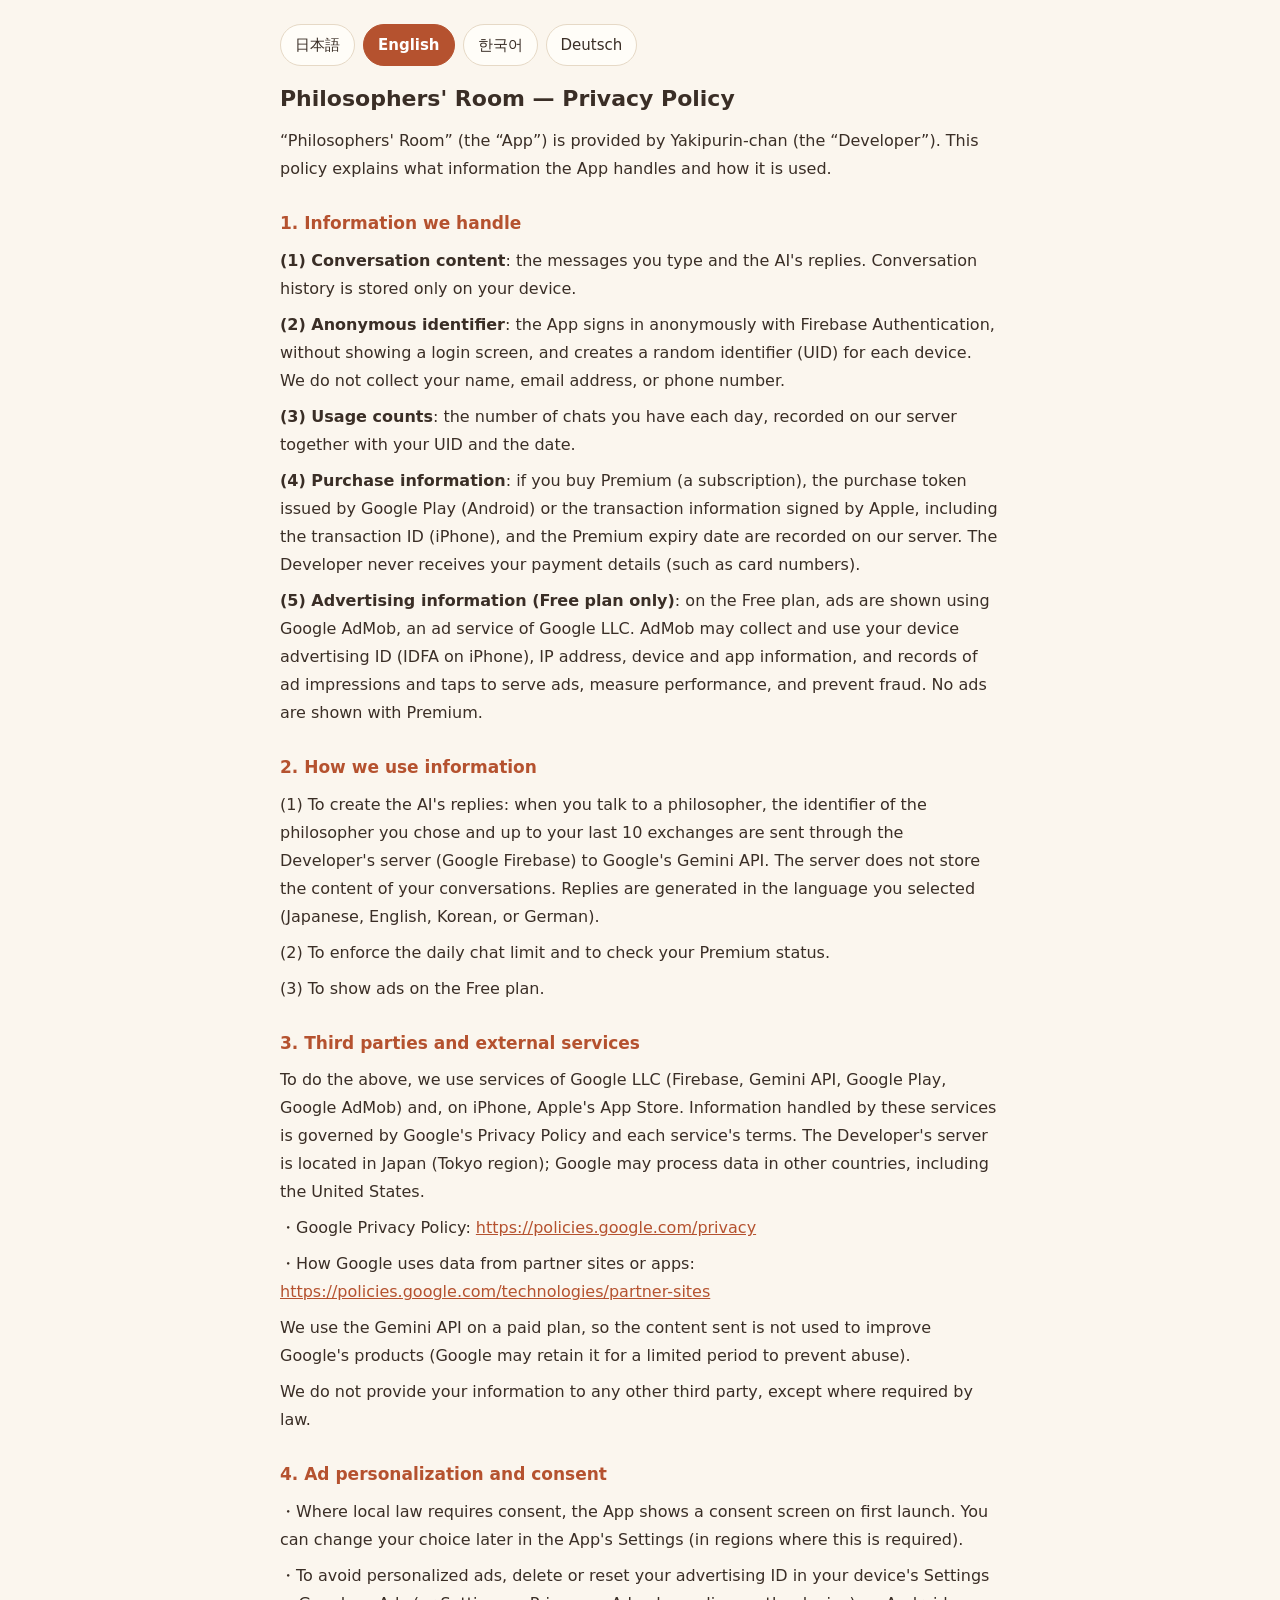
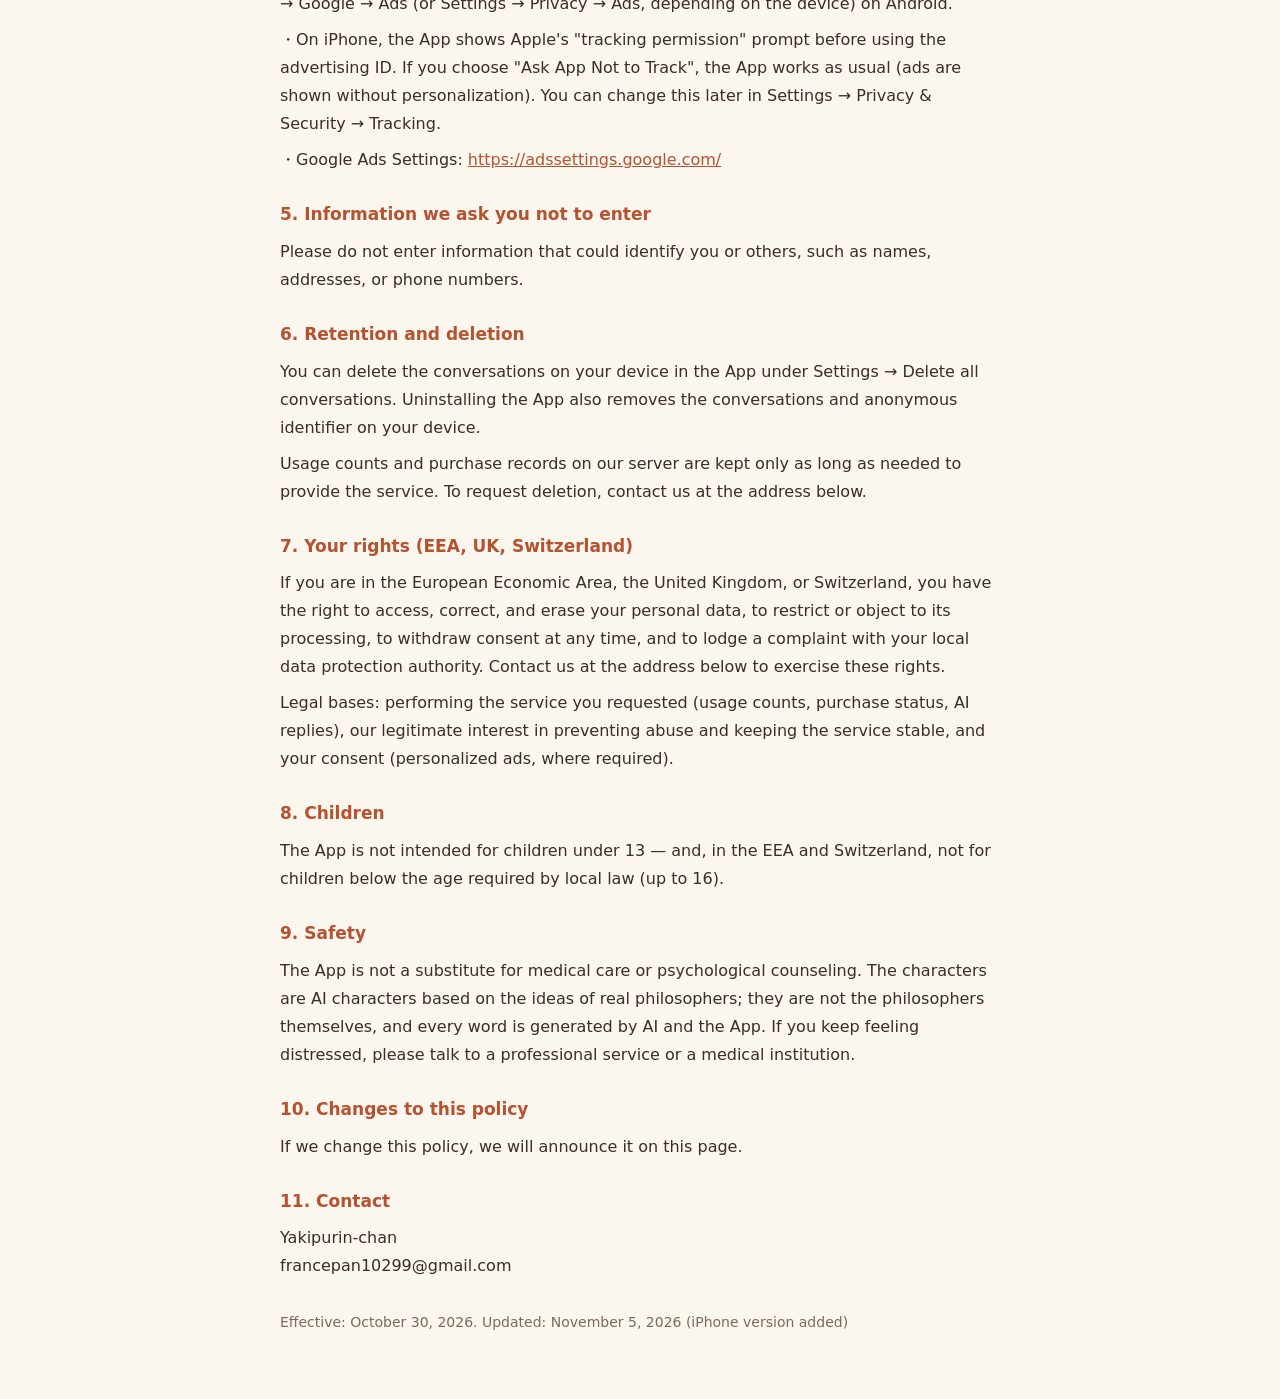
<file: tetsugaku-privacy.html>
<!doctype html>
<html lang="ja"><head><meta charset="utf-8"><meta name="viewport" content="width=device-width,initial-scale=1">
<title>Privacy Policy — Philosophers' Room</title>
<style>
:root{--bg:#fbf6ee;--fg:#3a2e26;--sub:#7a6a5c;--line:#e6d9c6;--acc:#b5522f;--card:#fffdf8}
@media (prefers-color-scheme:dark){:root{--bg:#1d1814;--fg:#eee3d6;--sub:#b9a995;--line:#3a3028;--acc:#e08a63;--card:#262019}}
html{-webkit-text-size-adjust:100%}body{margin:0;background:var(--bg);color:var(--fg);font:16px/1.75 system-ui,-apple-system,"Hiragino Sans","Noto Sans JP","Noto Sans KR",sans-serif}
main{max-width:720px;margin:0 auto;padding:20px 18px 56px}
nav{display:flex;gap:8px;flex-wrap:wrap;margin:4px 0 18px}nav a{padding:7px 14px;border:1px solid var(--line);border-radius:999px;color:var(--fg);text-decoration:none;background:var(--card);font-size:15px}nav a.on{background:var(--acc);border-color:var(--acc);color:#fff;font-weight:700}
h1{font-size:22px;line-height:1.4;margin:6px 0 12px;text-wrap:balance}h2{font-size:17px;margin:26px 0 4px;color:var(--acc);text-wrap:balance}
p{margin:8px 0;overflow-wrap:anywhere}a{color:var(--acc)}.date{color:var(--sub);margin-top:30px;font-size:14px}
article{display:none}article.on{display:block}
</style></head><body><main>
<nav><a href="?lang=ja" data-t="ja">日本語</a><a href="?lang=en" data-t="en">English</a><a href="?lang=ko" data-t="ko">한국어</a><a href="?lang=de" data-t="de">Deutsch</a></nav>
<article lang="ja" data-l="ja"><h1>哲学者の部屋 プライバシーポリシー</h1><p>「哲学者の部屋」（以下「本アプリ」）は、焼きぷりんちゃん（以下「開発者」）が提供するアプリです。本アプリが扱う情報と、その使い道を次のとおり定めます。</p><h2>1. 取り扱う情報</h2><p><b>(1) 会話の内容</b>：あなたが入力したメッセージと、AIの返事です。会話の記録は、あなたの端末の中にだけ保存されます。</p><p><b>(2) 匿名の識別子</b>：本アプリは、ログイン画面を出さずに Firebase Authentication の匿名ログインを使い、端末ごとにランダムな識別子（UID）を作ります。氏名・メールアドレス・電話番号などは集めません。</p><p><b>(3) 利用回数</b>：1日に話した回数を、UIDと日付に結びつけてサーバーに記録します。</p><p><b>(4) 購入の情報</b>：プレミアム（定期購入）を購入した場合、Android では Google Play が発行する購入トークン、iPhone では Apple が署名した取引情報（取引ID）と、プレミアムの有効期限をサーバーに記録します。お支払い方法（カード番号など）を開発者が受け取ることはありません。</p><p><b>(5) 広告に関する情報（無料プランのみ）</b>：無料プランでは、Google LLC の広告配信サービス「Google AdMob」を利用して広告を表示します。AdMob は、広告の表示・効果の測定・不正の防止のために、端末の広告ID（iPhone では IDFA）、IPアドレス、端末やアプリの情報、広告の表示・タップの記録などを収集・利用することがあります。プレミアムでは広告を表示しません。</p><h2>2. 情報の使い道</h2><p>(1) AIの返事を作るため：あなたが話しかけたとき、選んだ哲学者の識別子と直近10往復までの会話を、開発者のサーバー（Google の Firebase）を通して Google の Gemini API に送ります。サーバーは会話の内容を保存しません。AIの返事は、日本語・英語・韓国語・ドイツ語のうち、あなたが選んだ言語で作られます。</p><p>(2) 1日の利用回数の上限を守るため、およびプレミアムの状態を確かめるため。</p><p>(3) 無料プランで広告を表示するため。</p><h2>3. 第三者への提供・外部サービス</h2><p>上記の処理のため、Google LLC のサービス（Firebase、Gemini API、Google Play、Google AdMob。iPhone 版では Apple の App Store も）を利用します。これらのサービスでの情報の扱いは、Google のプライバシーポリシーと各サービスの規約に従います。開発者のサーバーは日本（東京リージョン）にあり、Google による処理は、日本以外の国（米国など）で行われることがあります。</p><p>・Google のプライバシーポリシー：<a href="https://policies.google.com/privacy">https://policies.google.com/privacy</a></p><p>・Google のパートナーのサイトやアプリでのデータの使用：<a href="https://policies.google.com/technologies/partner-sites">https://policies.google.com/technologies/partner-sites</a></p><p>Gemini API は有料プランで利用しており、送られた内容が Google の製品改善に使われることはありません（不正利用の防止のため、Google が一定期間保持する場合があります）。</p><p>法令にもとづく場合を除き、これ以外の第三者に情報を提供することはありません。</p><h2>4. 広告のカスタマイズと同意</h2><p>・地域の法令で同意が必要な場合、本アプリは初回に同意の画面を表示します。同意の内容は、アプリの「設定」からあとで変更できます（変更が必要な地域の場合）。</p><p>・パーソナライズ広告を使わないようにするには、Android では端末の「設定 → Google → 広告」（機種により「設定 → プライバシー → 広告」）で、広告IDを削除またはリセットしてください。</p><p>・iPhone では、広告IDを使う前に、Apple の「トラッキングの許可」の確認を表示します。「許可しない」を選んでも、アプリはそのまま使えます（広告は、個人に合わせない形で表示されます）。あとから、iPhone の「設定 → プライバシーとセキュリティ → トラッキング」で変更できます。</p><p>・Google の広告設定：<a href="https://adssettings.google.com/">https://adssettings.google.com/</a></p><h2>5. 入力しないでほしい情報</h2><p>氏名・住所・電話番号など、あなたや他の人が特定できる情報は入力しないでください。</p><h2>6. 保存期間と情報の削除</h2><p>端末の会話は、アプリの「設定 → 会話をぜんぶ消す」で削除できます。アプリを削除すると、端末の会話と匿名の識別子も消えます。</p><p>サーバーの利用回数・購入の記録は、サービスの提供に必要な間だけ保存します。削除を希望する場合は、下記の連絡先にご連絡ください。</p><h2>7. 欧州経済領域（EEA）・英国・スイスにいる方の権利</h2><p>EEA・英国・スイスにお住まいの方は、ご自身の個人データについて、開示・訂正・削除を求める権利、処理の制限や異議を申し立てる権利、同意をいつでも撤回する権利、お住まいの地域のデータ保護当局に苦情を申し立てる権利があります。権利の行使は、下記の連絡先までご連絡ください。</p><p>処理の法的根拠：ご依頼いただいたサービスの提供（利用回数・購入状況・AIの返事）、不正の防止とサービスの安定運用という正当な利益、およびあなたの同意（パーソナライズ広告。同意が必要な地域のみ）。</p><h2>8. 子どもの利用について</h2><p>本アプリは13歳未満の子どもを対象としていません。EEA・英国・スイスでは、16歳未満の子どもも対象としていません。</p><h2>9. 安全について</h2><p>本アプリは医療・心理カウンセリングの代わりではありません。登場するのは、実在した哲学者の思想をもとにしたAIキャラクターで、本人ではなく、言葉はすべてAIとアプリが作ったものです。つらい気持ちが続くときは、専門の窓口や医療機関に相談してください。</p><h2>10. このポリシーの変更</h2><p>内容を変更する場合は、このページで知らせます。</p><h2>11. お問い合わせ</h2><p>焼きぷりんちゃん<br>francepan10299@gmail.com</p><p class="date">制定日：2026年10月30日　改定日：2026年11月5日（iPhone 版に対応）</p></article>
<article lang="en" data-l="en"><h1>Philosophers' Room — Privacy Policy</h1><p>“Philosophers' Room” (the “App”) is provided by Yakipurin-chan (the “Developer”). This policy explains what information the App handles and how it is used.</p><h2>1. Information we handle</h2><p><b>(1) Conversation content</b>: the messages you type and the AI's replies. Conversation history is stored only on your device.</p><p><b>(2) Anonymous identifier</b>: the App signs in anonymously with Firebase Authentication, without showing a login screen, and creates a random identifier (UID) for each device. We do not collect your name, email address, or phone number.</p><p><b>(3) Usage counts</b>: the number of chats you have each day, recorded on our server together with your UID and the date.</p><p><b>(4) Purchase information</b>: if you buy Premium (a subscription), the purchase token issued by Google Play (Android) or the transaction information signed by Apple, including the transaction ID (iPhone), and the Premium expiry date are recorded on our server. The Developer never receives your payment details (such as card numbers).</p><p><b>(5) Advertising information (Free plan only)</b>: on the Free plan, ads are shown using Google AdMob, an ad service of Google LLC. AdMob may collect and use your device advertising ID (IDFA on iPhone), IP address, device and app information, and records of ad impressions and taps to serve ads, measure performance, and prevent fraud. No ads are shown with Premium.</p><h2>2. How we use information</h2><p>(1) To create the AI's replies: when you talk to a philosopher, the identifier of the philosopher you chose and up to your last 10 exchanges are sent through the Developer's server (Google Firebase) to Google's Gemini API. The server does not store the content of your conversations. Replies are generated in the language you selected (Japanese, English, Korean, or German).</p><p>(2) To enforce the daily chat limit and to check your Premium status.</p><p>(3) To show ads on the Free plan.</p><h2>3. Third parties and external services</h2><p>To do the above, we use services of Google LLC (Firebase, Gemini API, Google Play, Google AdMob) and, on iPhone, Apple's App Store. Information handled by these services is governed by Google's Privacy Policy and each service's terms. The Developer's server is located in Japan (Tokyo region); Google may process data in other countries, including the United States.</p><p>・Google Privacy Policy: <a href="https://policies.google.com/privacy">https://policies.google.com/privacy</a></p><p>・How Google uses data from partner sites or apps: <a href="https://policies.google.com/technologies/partner-sites">https://policies.google.com/technologies/partner-sites</a></p><p>We use the Gemini API on a paid plan, so the content sent is not used to improve Google's products (Google may retain it for a limited period to prevent abuse).</p><p>We do not provide your information to any other third party, except where required by law.</p><h2>4. Ad personalization and consent</h2><p>・Where local law requires consent, the App shows a consent screen on first launch. You can change your choice later in the App's Settings (in regions where this is required).</p><p>・To avoid personalized ads, delete or reset your advertising ID in your device's Settings → Google → Ads (or Settings → Privacy → Ads, depending on the device) on Android.</p><p>・On iPhone, the App shows Apple's "tracking permission" prompt before using the advertising ID. If you choose "Ask App Not to Track", the App works as usual (ads are shown without personalization). You can change this later in Settings → Privacy &amp; Security → Tracking.</p><p>・Google Ads Settings: <a href="https://adssettings.google.com/">https://adssettings.google.com/</a></p><h2>5. Information we ask you not to enter</h2><p>Please do not enter information that could identify you or others, such as names, addresses, or phone numbers.</p><h2>6. Retention and deletion</h2><p>You can delete the conversations on your device in the App under Settings → Delete all conversations. Uninstalling the App also removes the conversations and anonymous identifier on your device.</p><p>Usage counts and purchase records on our server are kept only as long as needed to provide the service. To request deletion, contact us at the address below.</p><h2>7. Your rights (EEA, UK, Switzerland)</h2><p>If you are in the European Economic Area, the United Kingdom, or Switzerland, you have the right to access, correct, and erase your personal data, to restrict or object to its processing, to withdraw consent at any time, and to lodge a complaint with your local data protection authority. Contact us at the address below to exercise these rights.</p><p>Legal bases: performing the service you requested (usage counts, purchase status, AI replies), our legitimate interest in preventing abuse and keeping the service stable, and your consent (personalized ads, where required).</p><h2>8. Children</h2><p>The App is not intended for children under 13 — and, in the EEA and Switzerland, not for children below the age required by local law (up to 16).</p><h2>9. Safety</h2><p>The App is not a substitute for medical care or psychological counseling. The characters are AI characters based on the ideas of real philosophers; they are not the philosophers themselves, and every word is generated by AI and the App. If you keep feeling distressed, please talk to a professional service or a medical institution.</p><h2>10. Changes to this policy</h2><p>If we change this policy, we will announce it on this page.</p><h2>11. Contact</h2><p>Yakipurin-chan<br>francepan10299@gmail.com</p><p class="date">Effective: October 30, 2026. Updated: November 5, 2026 (iPhone version added)</p></article>
<article lang="ko" data-l="ko"><h1>철학자의 방 개인정보 처리방침</h1><p>'철학자의 방'(이하 '앱')은 야키푸린짱(이하 '개발자')이 제공하는 앱입니다. 앱이 다루는 정보와 그 사용 목적을 다음과 같이 정합니다.</p><h2>1. 처리하는 개인정보</h2><p><b>(1) 대화 내용</b>: 입력하신 메시지와 AI의 답변입니다. 대화 기록은 사용자의 기기 안에만 저장됩니다.</p><p><b>(2) 익명 식별자</b>: 앱은 로그인 화면 없이 Firebase Authentication의 익명 로그인을 사용해 기기마다 무작위 식별자(UID)를 만듭니다. 이름·이메일 주소·전화번호 등은 수집하지 않습니다.</p><p><b>(3) 이용 횟수</b>: 하루에 대화한 횟수를 UID와 날짜에 연결해 서버에 기록합니다.</p><p><b>(4) 구매 정보</b>: 프리미엄(정기 구독)을 구매하면 Android에서는 Google Play가 발급한 구매 토큰, iPhone에서는 Apple이 서명한 거래 정보(거래 ID)와 프리미엄 만료일을 서버에 기록합니다. 결제 수단(카드 번호 등)은 개발자가 받지 않습니다.</p><p><b>(5) 광고 관련 정보(무료 요금제만 해당)</b>: 무료 요금제에서는 Google LLC의 광고 서비스 'Google AdMob'으로 광고를 표시합니다. AdMob은 광고 표시, 효과 측정, 부정 사용 방지를 위해 기기의 광고 ID(iPhone에서는 IDFA), IP 주소, 기기 및 앱 정보, 광고 노출·클릭 기록 등을 수집·이용할 수 있습니다. 프리미엄에서는 광고가 표시되지 않습니다.</p><h2>2. 개인정보의 이용 목적</h2><p>(1) AI의 답변을 만들기 위해: 말을 걸면 선택한 철학자의 식별자와 최근 10번까지 주고받은 대화를 개발자의 서버(Google Firebase)를 거쳐 Google의 Gemini API로 보냅니다. 서버는 대화 내용을 저장하지 않습니다. AI의 답변은 일본어·영어·한국어·독일어 중 선택하신 언어로 만들어집니다.</p><p>(2) 하루 이용 횟수 한도를 지키고 프리미엄 상태를 확인하기 위해.</p><p>(3) 무료 요금제에서 광고를 표시하기 위해.</p><h2>3. 제3자 제공 및 외부 서비스, 개인정보의 국외 이전</h2><p>위 처리를 위해 Google LLC의 서비스(Firebase, Gemini API, Google Play, Google AdMob)와 iPhone 버전에서는 Apple의 App Store를 이용합니다. 이 서비스에서의 정보 처리는 Google의 개인정보처리방침과 각 서비스의 약관을 따릅니다.</p><p><b>국외 이전 고지</b>: ① 이전받는 자: Google LLC(연락처는 Google 개인정보처리방침의 문의처 참조) ② 이전되는 국가: 일본(개발자의 서버, 도쿄 리전), 미국 등 Google의 처리 시설이 있는 국가 ③ 이전 일시 및 방법: 서비스를 이용할 때마다 네트워크를 통해 전송 ④ 이전 항목: 익명 식별자(UID), 선택한 철학자와 최근 대화 내용, 이용 횟수, 구매 토큰 및 만료일, 광고 관련 정보 ⑤ 이전 목적: AI 답변 생성, 이용 횟수 관리, 구독 확인, 광고 표시 ⑥ 보유·이용 기간: 서비스 제공에 필요한 기간(대화 내용은 서버에 저장하지 않음) ⑦ 거부 방법 및 거부의 효과: 앱을 삭제하거나 아래 연락처로 문의해 주세요. 다만 이전을 거부하면 AI 대화 기능을 이용할 수 없습니다.</p><p>· Google 개인정보처리방침: <a href="https://policies.google.com/privacy">https://policies.google.com/privacy</a></p><p>· Google 파트너 사이트 및 앱의 데이터 사용: <a href="https://policies.google.com/technologies/partner-sites">https://policies.google.com/technologies/partner-sites</a></p><p>Gemini API는 유료 요금제로 이용하므로, 전송된 내용이 Google 제품 개선에 사용되지 않습니다(부정 사용 방지를 위해 Google이 일정 기간 보관할 수 있습니다).</p><p>법령에 따른 경우를 제외하고, 위 외의 제3자에게 정보를 제공하지 않습니다.</p><h2>4. 광고 맞춤 설정과 동의</h2><p>· 지역의 법령에 따라 동의가 필요한 경우, 앱은 처음 실행할 때 동의 화면을 표시합니다. 동의 내용은 앱의 '설정'에서 나중에 변경할 수 있습니다(변경이 필요한 지역인 경우).</p><p>· 맞춤 광고를 쓰지 않으려면 기기의 '설정 → Google → 광고'(기종에 따라 '설정 → 개인정보 보호 → 광고')에서 광고 ID를 삭제하거나 재설정해 주세요(Android).</p><p>· iPhone에서는 광고 ID를 사용하기 전에 Apple의 '추적 허용' 확인 창을 표시합니다. '허용 안 함'을 선택해도 앱은 그대로 사용할 수 있습니다(광고는 맞춤 설정 없이 표시됩니다). 나중에 '설정 → 개인정보 보호 및 보안 → 추적'에서 변경할 수 있습니다.</p><p>· Google 광고 설정: <a href="https://adssettings.google.com/">https://adssettings.google.com/</a></p><h2>5. 입력하지 말아 주세요</h2><p>이름·주소·전화번호 등 본인이나 다른 사람을 알아볼 수 있는 정보는 입력하지 말아 주세요.</p><h2>6. 보유 기간과 개인정보의 파기</h2><p>기기의 대화는 앱의 '설정 → 대화 모두 삭제'에서 삭제할 수 있습니다. 앱을 삭제하면 기기의 대화와 익명 식별자도 지워집니다.</p><p>서버의 이용 횟수·구매 기록은 서비스 제공에 필요한 기간 동안만 보관합니다. 삭제(파기)를 원하시면 아래 연락처로 문의해 주세요.</p><h2>7. 정보주체의 권리</h2><p>정보주체는 자신의 개인정보에 대해 열람, 정정·삭제, 처리 정지를 요구하거나 동의를 철회할 수 있으며, 아래 연락처로 요청할 수 있습니다.</p><h2>8. 아동의 이용</h2><p>이 앱은 만 14세 미만 아동을 대상으로 하지 않습니다.</p><h2>9. 안전에 대하여</h2><p>이 앱은 의료나 심리 상담을 대신하지 않습니다. 등장하는 인물은 실존했던 철학자의 사상을 바탕으로 한 AI 캐릭터이며 본인이 아니고, 모든 말은 AI와 앱이 만든 것입니다. 힘든 마음이 계속될 때는 전문 상담 기관이나 의료기관에 상담해 주세요.</p><h2>10. 방침의 변경</h2><p>내용을 변경할 경우 이 페이지에서 알려 드립니다.</p><h2>11. 개인정보 보호책임자 및 문의</h2><p>개인정보 보호책임자: 야키푸린짱(개발자 본인)<br>francepan10299@gmail.com</p><p class="date">시행일: 2026년 10월 30일. 개정일: 2026년 11월 5일(iPhone 버전 추가)</p></article>
<article lang="de" data-l="de"><h1>Raum der Philosophen – Datenschutzerklärung</h1><p>„Raum der Philosophen“ (die „App“) wird von Yakipurin-chan (der „Entwickler“) bereitgestellt. Diese Erklärung beschreibt, welche Informationen die App verarbeitet und wofür sie verwendet werden.</p><h2>1. Welche Informationen wir verarbeiten</h2><p><b>(1) Gesprächsinhalte</b>: die Nachrichten, die du eingibst, und die Antworten der KI. Der Gesprächsverlauf wird nur auf deinem Gerät gespeichert.</p><p><b>(2) Anonyme Kennung</b>: Die App meldet sich ohne Anmeldebildschirm anonym über Firebase Authentication an und erzeugt für jedes Gerät eine zufällige Kennung (UID). Name, E-Mail-Adresse oder Telefonnummer erheben wir nicht.</p><p><b>(3) Nutzungszähler</b>: Die Zahl deiner Chats pro Tag wird zusammen mit deiner UID und dem Datum auf unserem Server gespeichert.</p><p><b>(4) Kaufinformationen</b>: Wenn du Premium (ein Abonnement) kaufst, speichern wir bei Android das von Google Play ausgestellte Kauf-Token, bei iPhone die von Apple signierten Transaktionsdaten (Transaktions-ID) und das Ablaufdatum von Premium auf unserem Server. Zahlungsdaten (z. B. Kartennummern) erhält der Entwickler nicht.</p><p><b>(5) Werbeinformationen (nur Gratis-Tarif)</b>: Im Gratis-Tarif wird Werbung über Google AdMob, einen Werbedienst von Google LLC, angezeigt. AdMob kann die Werbe-ID deines Geräts (auf dem iPhone die IDFA), die IP-Adresse, Geräte- und App-Informationen sowie Aufzeichnungen zu Anzeigen und Klicks erheben und nutzen, um Werbung auszuliefern, ihre Wirkung zu messen und Missbrauch zu verhindern. Mit Premium wird keine Werbung angezeigt.</p><h2>2. Wofür wir die Informationen verwenden</h2><p>(1) Um die Antworten der KI zu erzeugen: Wenn du mit einem Philosophen sprichst, werden die Kennung des gewählten Philosophen und deine letzten (bis zu 10) Wortwechsel über den Server des Entwicklers (Google Firebase) an die Gemini API von Google gesendet. Der Server speichert die Gesprächsinhalte nicht. Die Antworten werden in der von dir gewählten Sprache erzeugt (Japanisch, Englisch, Koreanisch oder Deutsch).</p><p>(2) Um die tägliche Chat-Grenze einzuhalten und deinen Premium-Status zu prüfen.</p><p>(3) Um im Gratis-Tarif Werbung anzuzeigen.</p><h2>3. Dritte und externe Dienste, Drittlandübermittlung</h2><p>Dafür nutzen wir Dienste von Google LLC (Firebase, Gemini API, Google Play, Google AdMob) sowie auf dem iPhone den App Store von Apple. Die Verarbeitung in diesen Diensten richtet sich nach der Datenschutzerklärung von Google und den Bedingungen des jeweiligen Dienstes. Der Server des Entwicklers befindet sich in Japan (Region Tokio); Google kann Daten auch in anderen Ländern verarbeiten, darunter die USA. Die Übermittlung in solche Länder erfolgt auf Grundlage der von Google bereitgestellten Garantien (z. B. Standardvertragsklauseln).</p><p>・Datenschutzerklärung von Google: <a href="https://policies.google.com/privacy">https://policies.google.com/privacy</a></p><p>・Wie Google Daten von Partner-Websites oder -Apps verwendet: <a href="https://policies.google.com/technologies/partner-sites">https://policies.google.com/technologies/partner-sites</a></p><p>Wir nutzen die Gemini API in einem kostenpflichtigen Tarif; die gesendeten Inhalte werden daher nicht zur Verbesserung von Google-Produkten verwendet (Google kann sie zur Missbrauchsprävention für begrenzte Zeit speichern).</p><p>Außer wenn das Gesetz es verlangt, geben wir deine Informationen nicht an weitere Dritte weiter.</p><h2>4. Personalisierte Werbung und Einwilligung</h2><p>・Wo das Recht eine Einwilligung verlangt, zeigt die App beim ersten Start einen Einwilligungsdialog. Deine Auswahl kannst du später in den Einstellungen der App ändern (in Regionen, in denen das erforderlich ist).</p><p>・Um keine personalisierte Werbung zu sehen, lösche oder setze die Werbe-ID zurück: Einstellungen → Google → Werbung (je nach Gerät Einstellungen → Datenschutz → Werbung) (Android).</p><p>・Auf dem iPhone zeigt die App vor der Nutzung der Werbe-ID die „Tracking“-Abfrage von Apple. Wenn du „App-Tracking nicht erlauben“ wählst, funktioniert die App wie gewohnt (Werbung wird ohne Personalisierung angezeigt). Du kannst das später unter Einstellungen → Datenschutz &amp; Sicherheit → Tracking ändern.</p><p>・Google-Werbeeinstellungen: <a href="https://adssettings.google.com/">https://adssettings.google.com/</a></p><h2>5. Angaben, die du nicht eingeben solltest</h2><p>Bitte gib keine Informationen ein, die dich oder andere identifizieren könnten, etwa Namen, Adressen oder Telefonnummern.</p><h2>6. Speicherdauer und Löschung</h2><p>Die Gespräche auf deinem Gerät kannst du in der App unter Einstellungen → Alle Gespräche löschen entfernen. Wenn du die App deinstallierst, werden auch die Gespräche und die anonyme Kennung auf deinem Gerät gelöscht.</p><p>Nutzungszähler und Kaufaufzeichnungen auf unserem Server speichern wir nur so lange, wie es für den Dienst erforderlich ist. Für eine Löschung wende dich an die unten genannte Adresse.</p><h2>7. Deine Rechte und Rechtsgrundlagen (DSGVO)</h2><p>Du hast das Recht auf Auskunft, Berichtigung und Löschung deiner personenbezogenen Daten, auf Einschränkung der Verarbeitung, auf Widerspruch, auf Widerruf einer Einwilligung mit Wirkung für die Zukunft sowie auf Beschwerde bei einer Datenschutzaufsichtsbehörde. Zur Ausübung wende dich an die unten genannte Adresse.</p><p>Rechtsgrundlagen: Erfüllung des von dir gewünschten Dienstes (Nutzungszähler, Kaufstatus, KI-Antworten; Art. 6 Abs. 1 lit. b DSGVO), unser berechtigtes Interesse an Missbrauchsprävention und stabilem Betrieb (lit. f) und deine Einwilligung für personalisierte Werbung, soweit erforderlich (lit. a).</p><h2>8. Kinder</h2><p>Die App richtet sich nicht an Kinder unter 13 Jahren – in der EU und der Schweiz auch nicht an Kinder, die jünger sind als das nach dem Recht des jeweiligen Landes erforderliche Alter (bis zu 16 Jahre).</p><h2>9. Hinweis zu deiner persönlichen Sicherheit</h2><p>Die App ersetzt keine medizinische Behandlung und keine psychologische Beratung. Die Figuren sind KI-Charaktere, die auf den Gedanken echter Philosophen beruhen; sie sind nicht die Personen selbst, und jedes Wort stammt von der KI und der App. Wenn es dir länger schlecht geht, wende dich bitte an eine Beratungsstelle oder eine medizinische Einrichtung.</p><h2>10. Änderungen</h2><p>Wenn wir diese Erklärung ändern, geben wir das auf dieser Seite bekannt.</p><h2>11. Kontakt</h2><p>Yakipurin-chan<br>francepan10299@gmail.com</p><p class="date">Gültig ab: 30. Oktober 2026. Aktualisiert: 5. November 2026 (iPhone-Version ergänzt)</p></article>
</main>
<script>
(function(){var q=(location.search.match(/lang=([a-z]{2})/)||[])[1];var h=(location.hash||'').replace('#','');var n=((navigator.language||'en')+'').slice(0,2);
var L=['ja','en','ko','de'];var l=L.indexOf(q)>=0?q:L.indexOf(h)>=0?h:L.indexOf(n)>=0?n:'en';
document.documentElement.lang=l;document.querySelectorAll('article').forEach(function(a){a.classList.toggle('on',a.dataset.l===l)});
document.querySelectorAll('nav a').forEach(function(a){a.classList.toggle('on',a.dataset.t===l);a.addEventListener('click',function(e){e.preventDefault();history.replaceState(null,'','?lang='+a.dataset.t);location.reload()})});
document.title=document.querySelector('article.on h1').textContent})();
</script></body></html>
</file>
<file: style.css>
:root{--paper:#F2F3F7;--card:#fff;--ink:#141A2E;--ink2:#5C6478;--line:#D6DAE4;--accent:#2448D6}
@media (prefers-color-scheme:dark){:root{--paper:#12151F;--card:#1B1F2C;--ink:#ECEEF4;--ink2:#A2A9BC;--line:#2E3446;--accent:#8FA4FF}}
*{box-sizing:border-box}
body{margin:0;background:var(--paper);color:var(--ink);font-family:"Zen Kaku Gothic New","Hiragino Sans","Noto Sans JP",system-ui,sans-serif;font-size:16px;line-height:1.85;overflow-wrap:anywhere}
.wrap{max-width:720px;margin:0 auto;padding:32px 16px 64px}
header.top{display:flex;align-items:center;gap:10px;margin-bottom:28px;font-size:14px}
header.top a{color:var(--ink2);text-decoration:none}
.mark{width:12px;height:12px;border-radius:50%;background:conic-gradient(from 90deg,#2448D6,#C7267A,#B8780A,#2E7D4F,#2448D6)}
h1{font-family:"Shippori Mincho B1","Hiragino Mincho ProN",serif;font-size:clamp(24px,6vw,32px);line-height:1.35;margin:0 0 6px}
h2{font-size:18px;margin:36px 0 8px;padding-left:10px;border-left:4px solid var(--accent);line-height:1.5}
h3{font-size:16px;margin:20px 0 4px}
p,li{margin:6px 0}
ul,ol{padding-left:1.4em}
.lead{color:var(--ink2);margin:0 0 20px}
.date{color:var(--ink2);font-size:14px}
a{color:var(--accent)}
.card{background:var(--card);border:1px solid var(--line);border-radius:16px;padding:16px 18px;margin:12px 0}
.apps{display:grid;gap:12px}
.app h3{margin:0}.app p{margin:4px 0 8px;color:var(--ink2);font-size:14.5px}
.app a{font-size:14.5px;font-weight:700}
table{width:100%;border-collapse:collapse;font-size:15px}
th,td{text-align:left;vertical-align:top;padding:10px 8px;border-bottom:1px solid var(--line)}
th{width:34%;color:var(--ink2);font-weight:500}
@media (max-width:480px){th,td{display:block;width:100%;padding:6px 0}th{border-bottom:0;padding-top:12px}}
footer{margin-top:48px;color:var(--ink2);font-size:13.5px;border-top:1px solid var(--line);padding-top:16px}
footer a{color:var(--ink2);margin-right:14px}

.soon{display:inline-block;font-size:.85em;padding:2px 10px;border-radius:999px;border:1px solid currentColor;opacity:.7}
h1,h3{word-break:keep-all;overflow-wrap:anywhere}
</file>
